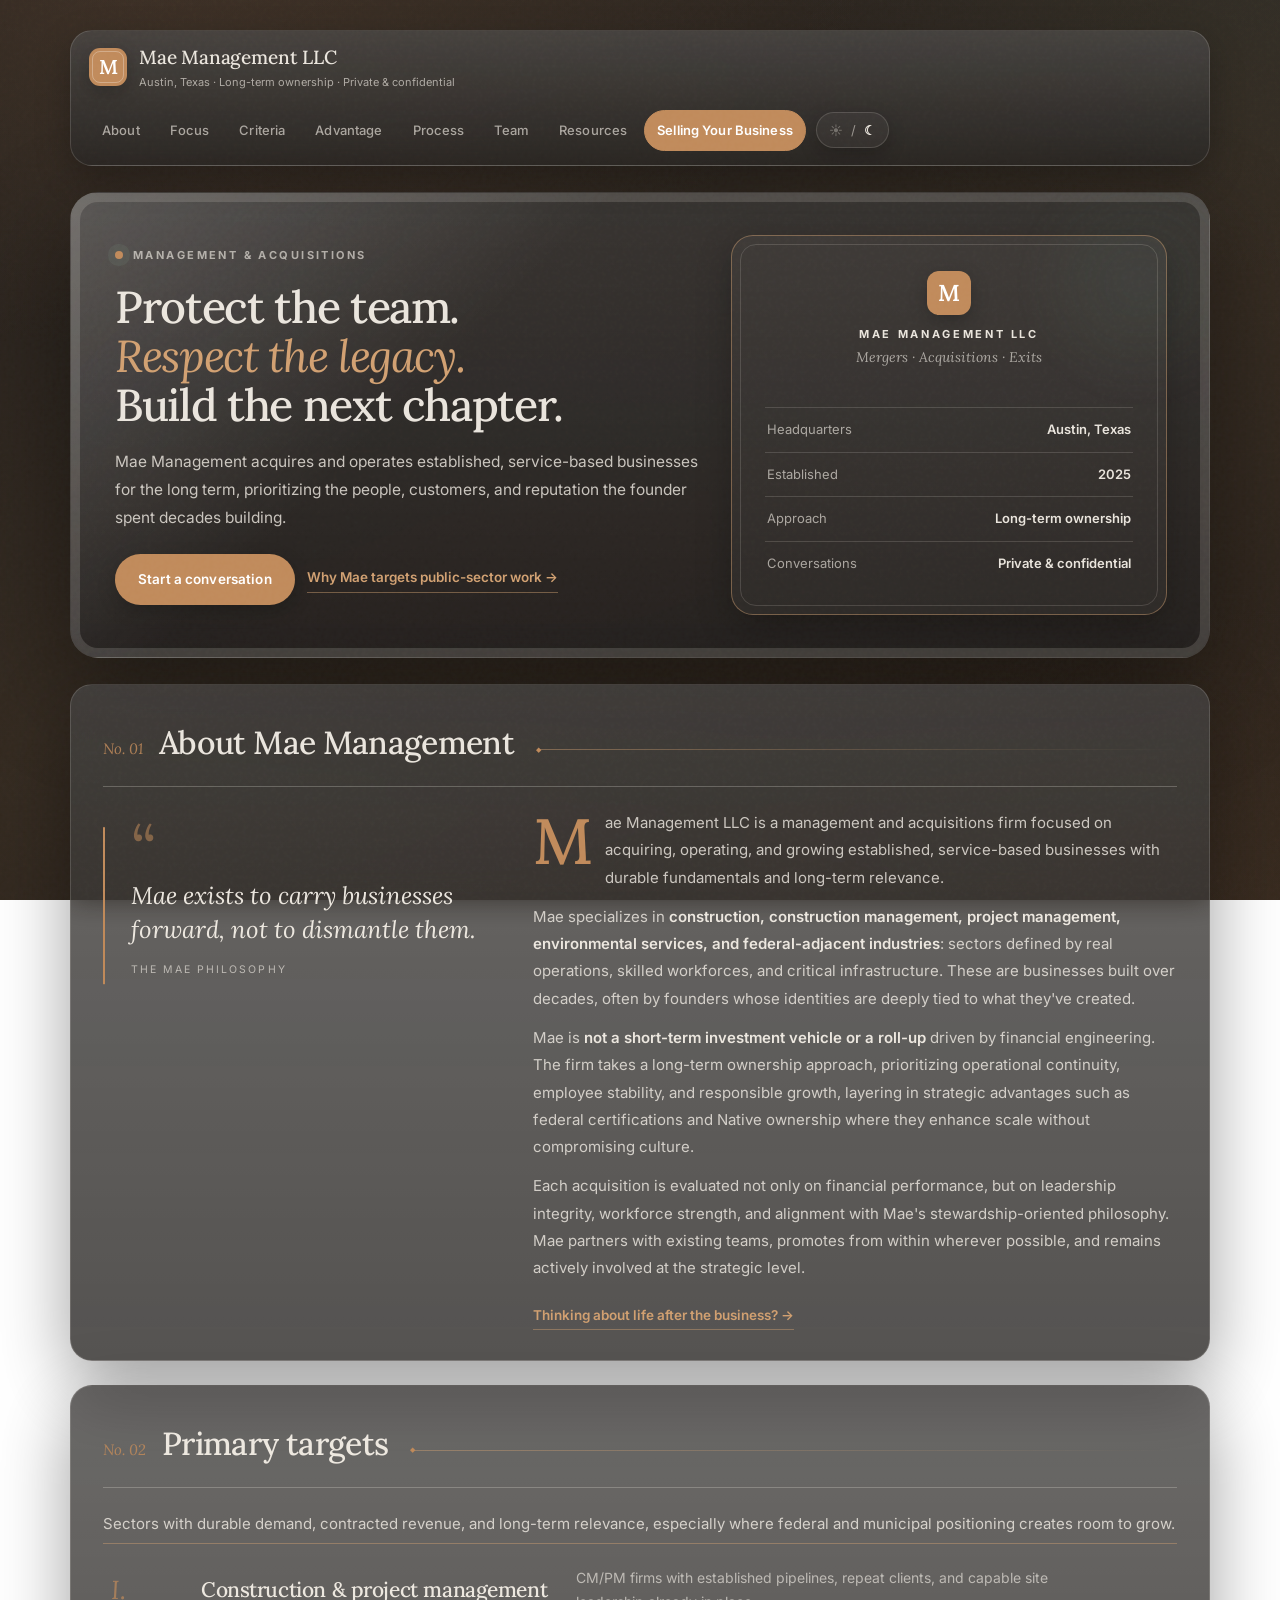
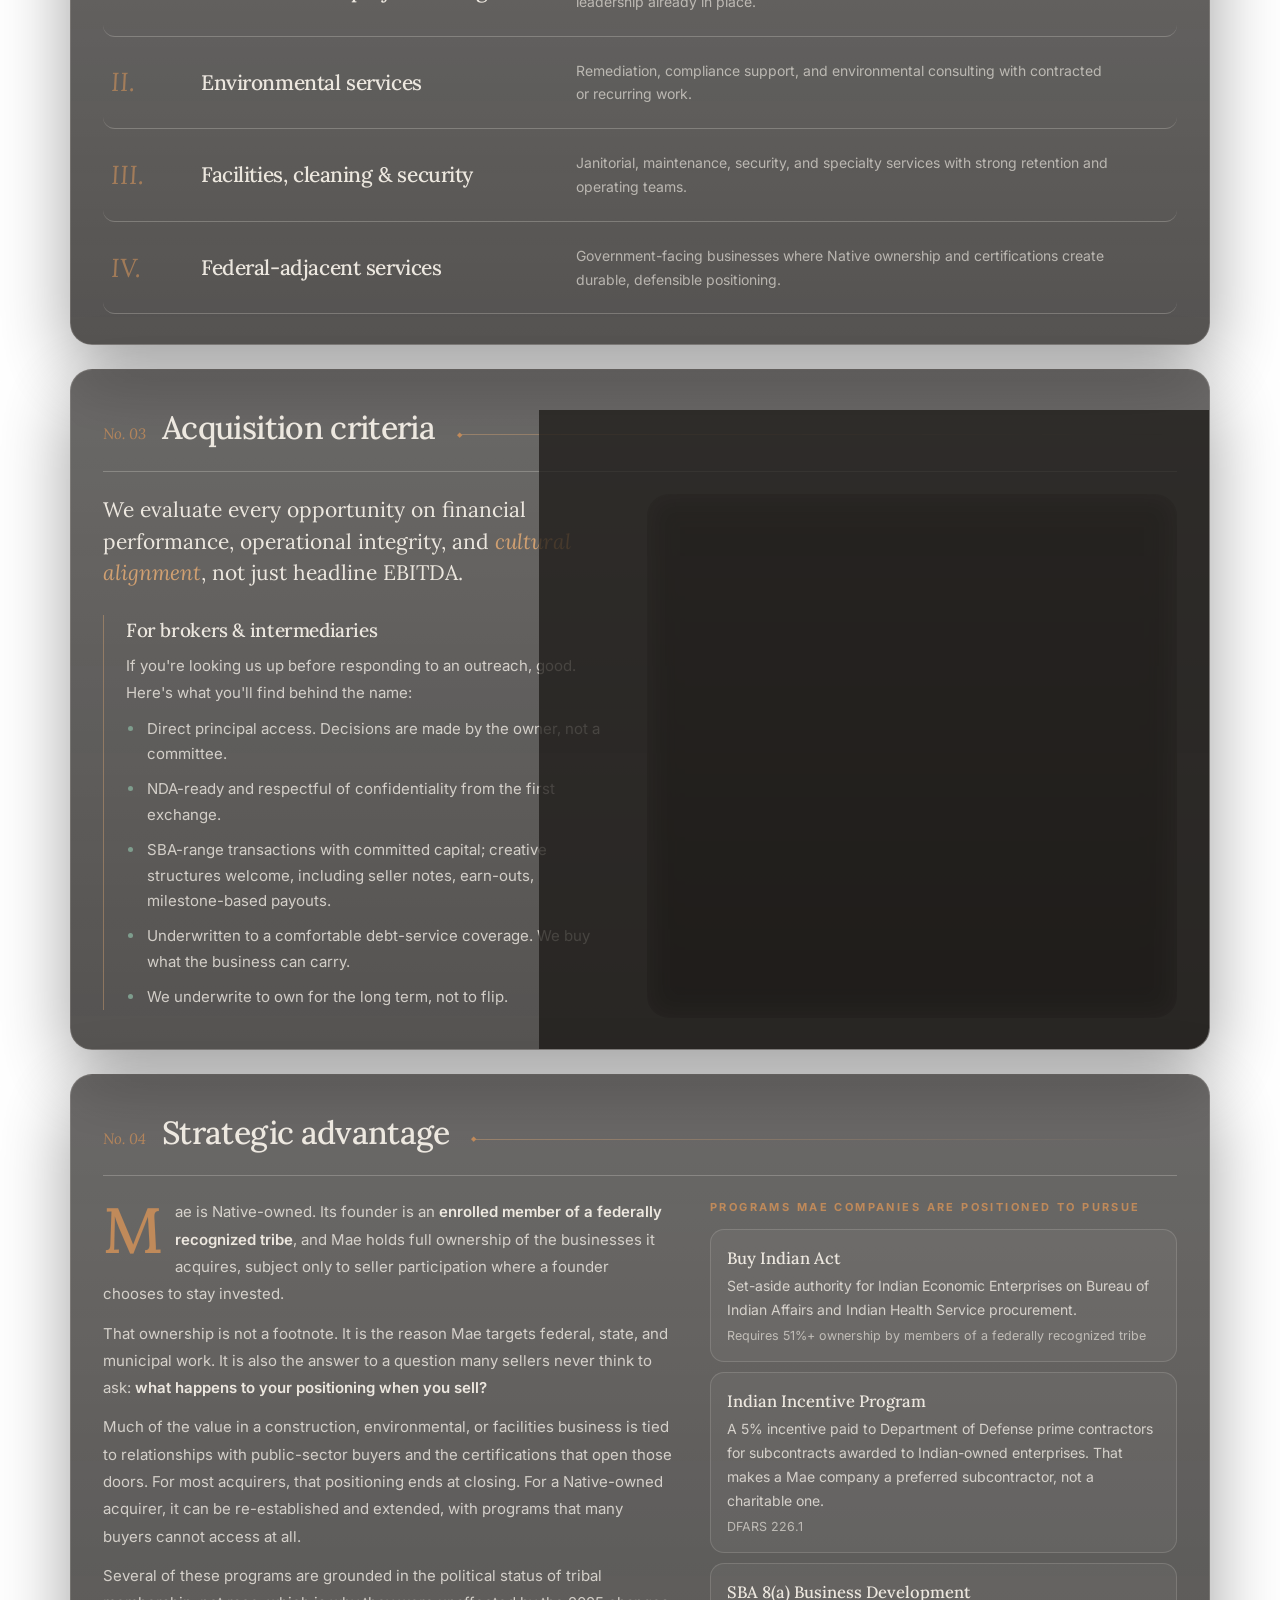
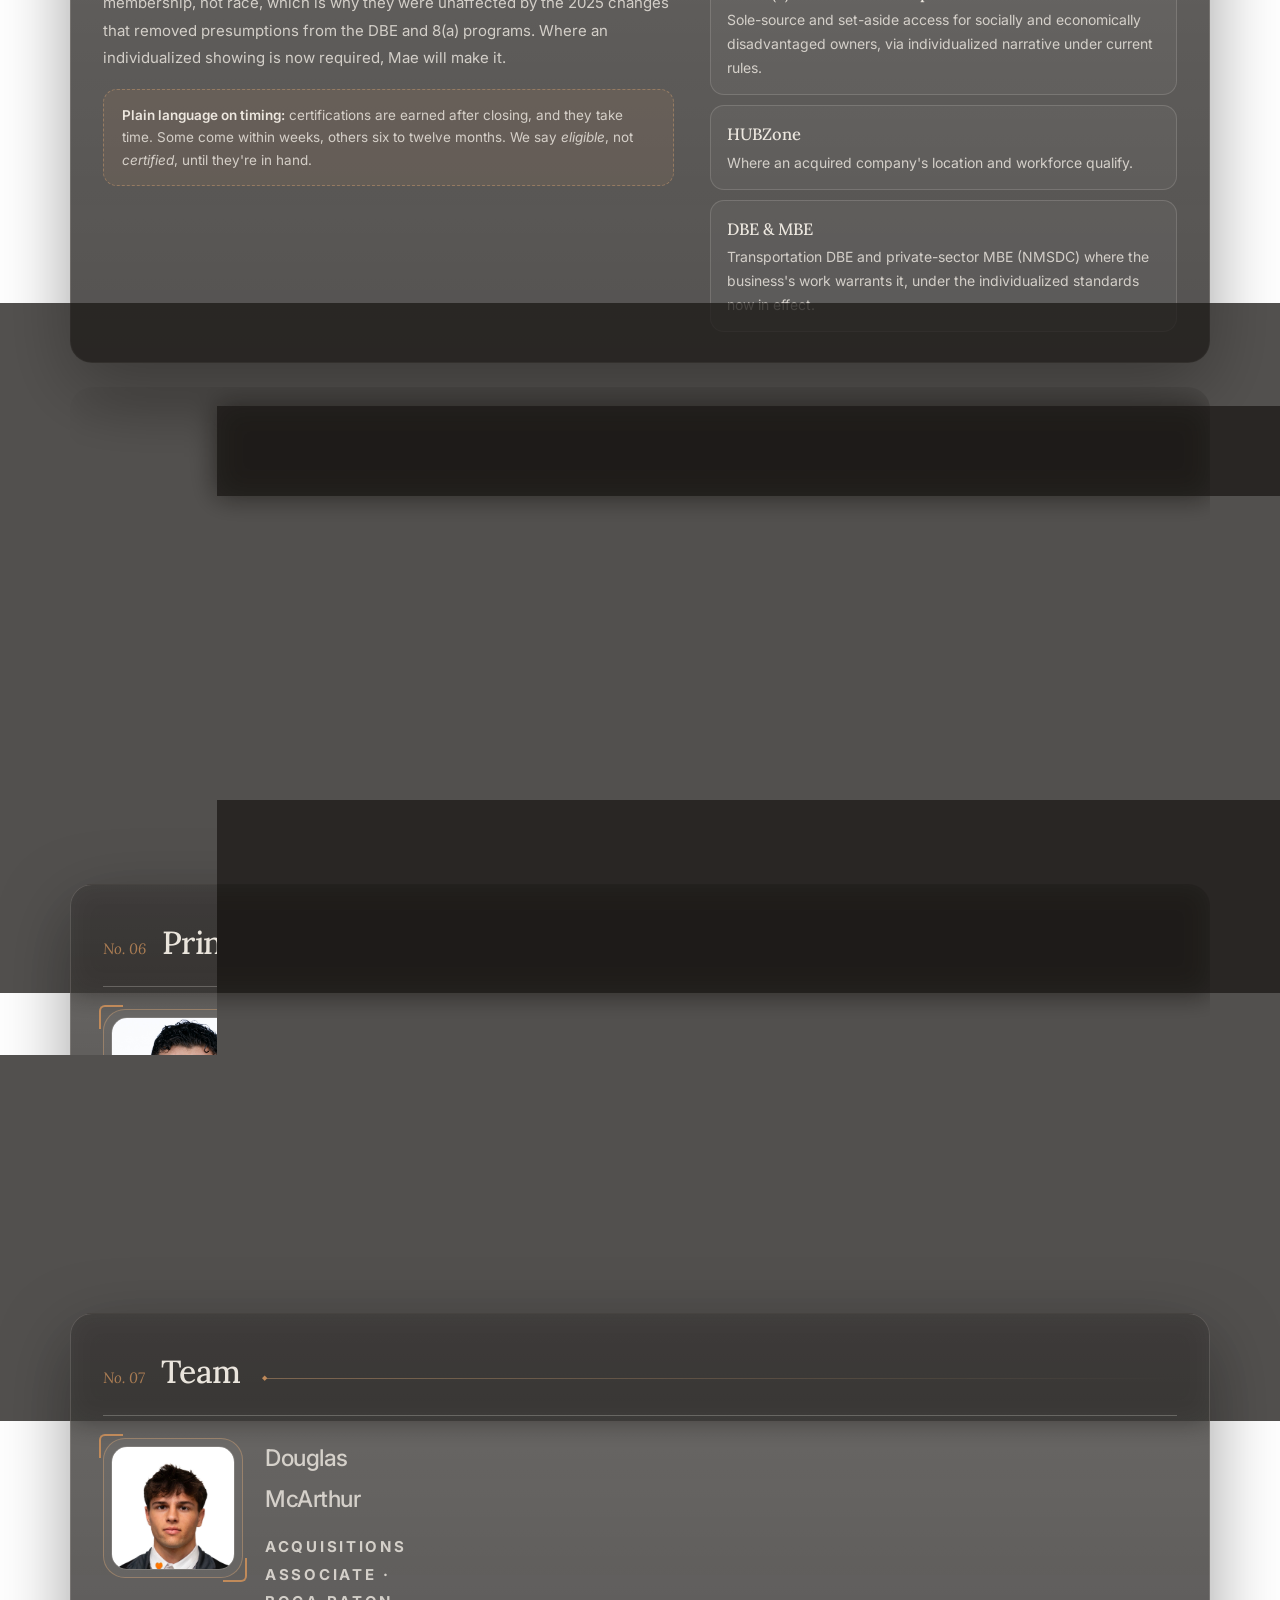
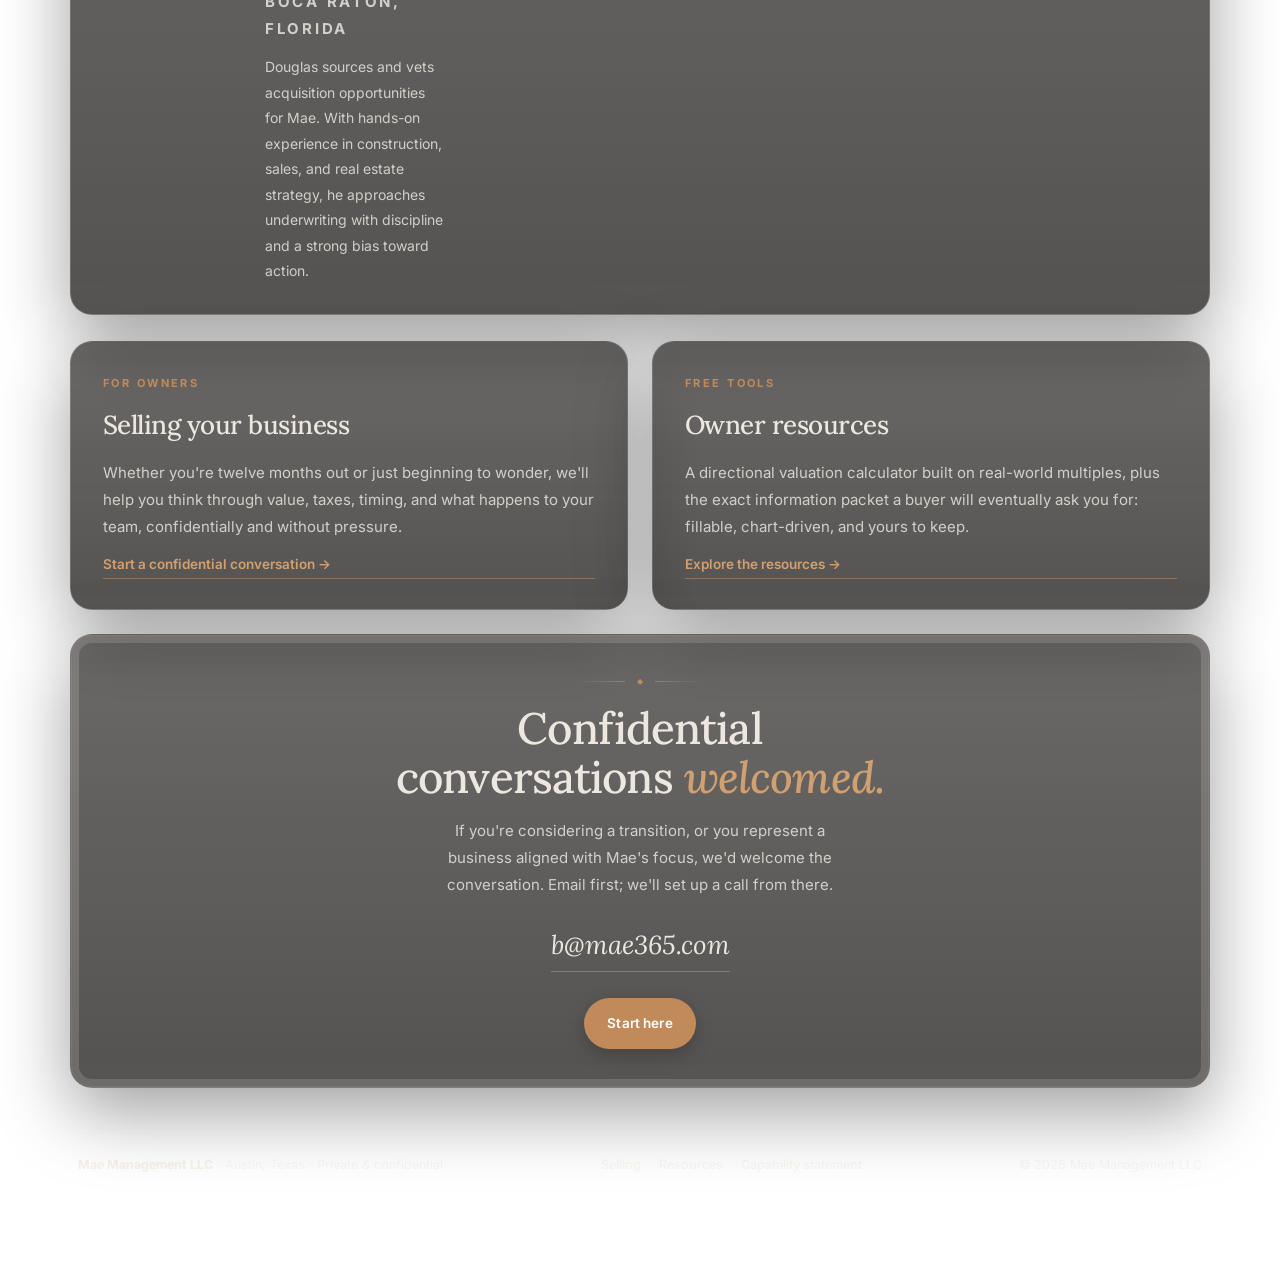
<file: index.html>
<!DOCTYPE html>
<html lang="en" data-theme="dark">
<head>
  <meta charset="UTF-8" />
  <meta name="viewport" content="width=device-width, initial-scale=1.0" />
  <title>Mae Management LLC | Acquisitions & Long-Term Ownership | Austin, Texas</title>
  <meta name="description" content="Mae Management LLC is an Austin-based management and acquisitions firm focused on long-term ownership of established, service-based businesses. Confidential conversations welcomed." />
  <link rel="canonical" href="https://mae365.com/" />
  <link rel="icon" href="favicon.svg" type="image/svg+xml" />
  <link rel="icon" href="favicon.ico" sizes="32x32" />
  <link rel="apple-touch-icon" href="apple-touch-icon.png" />

  <meta property="og:type" content="website" />
  <meta property="og:url" content="https://mae365.com/" />
  <meta property="og:site_name" content="Mae Management LLC" />
  <meta property="og:title" content="Mae Management LLC: Acquisitions & Long-Term Ownership" />
  <meta property="og:description" content="Protect the team. Respect the legacy. Build the next chapter. An Austin-based acquisitions firm focused on long-term ownership of service businesses." />
  <meta property="og:image" content="https://mae365.com/og-card.jpg" />
  <meta property="og:image:width" content="1200" />
  <meta property="og:image:height" content="630" />

  <script type="application/ld+json">
  {"@context":"https://schema.org","@type":"Organization","name":"Mae Management LLC","url":"https://mae365.com","logo":"https://mae365.com/apple-touch-icon.png","description":"Management and acquisitions firm focused on long-term ownership of established, service-based businesses.","foundingDate":"2025","address":{"@type":"PostalAddress","addressLocality":"Austin","addressRegion":"TX","addressCountry":"US"},"email":"b@mae365.com","founder":{"@type":"Person","name":"Brandon Krone","jobTitle":"Founder & Principal","url":"https://mae365.com/brandon-krone.html"}}
  </script>

  <link rel="stylesheet" href="assets/mae.css" />
  <style>
    /* ── page-specific: hero ── */
    .hero{position:relative;overflow:hidden;display:grid;grid-template-columns:minmax(0,1.15fr) minmax(300px,.85fr);gap:28px;align-items:stretch;padding:42px;border:1px solid var(--line);border-radius:var(--radius-xl);background:linear-gradient(135deg,rgba(255,255,255,.18),rgba(255,255,255,0) 34%),linear-gradient(180deg,rgba(255,255,255,.10),rgba(255,255,255,.02)),var(--surface-strong);box-shadow:var(--shadow-xl),inset 0 0 0 8px transparent,inset 0 0 0 9px var(--line);backdrop-filter:blur(16px);-webkit-backdrop-filter:blur(16px)}
    .hero::after{content:"";position:absolute;right:-60px;top:-40px;width:260px;height:260px;border-radius:50%;background:radial-gradient(circle,rgba(82,107,92,.16),transparent 66%);filter:blur(4px);pointer-events:none}
    .heroMain{display:flex;flex-direction:column;justify-content:center;min-height:380px;padding:10px 4px 10px 2px;position:relative;z-index:1}
    .heroMain h1{margin:0 0 18px;font-size:clamp(30px,3.5vw,48px);line-height:1.1}
    .heroMain h1 em{font-style:italic;color:var(--accent-2);font-weight:400}
    .heroAside{display:flex;align-items:stretch;position:relative;z-index:1}

    /* the plaque: a nameplate, not a widget */
    .plaque{width:100%;display:flex;flex-direction:column;justify-content:space-between;padding:8px;border:1px solid var(--line-clay);border-radius:22px;background:var(--surface-soft);box-shadow:var(--shadow-md);transition:transform var(--transition),box-shadow var(--transition)}
    .plaque:hover{transform:translateY(-3px);box-shadow:var(--shadow-lg)}
    .plaque-inner{border:1px solid var(--line);border-radius:16px;padding:26px 24px 20px;height:100%;display:flex;flex-direction:column;text-align:center}
    .plaque-M{width:44px;height:44px;margin:0 auto 10px;border-radius:12px;background:var(--accent);color:#fff;display:grid;place-items:center;font-family:var(--serif);font-size:23px;font-weight:600;box-shadow:var(--shadow-sm)}
    .plaque-name{font-family:var(--sans);font-size:11px;font-weight:700;letter-spacing:.24em;text-transform:uppercase;color:var(--ink)}
    .plaque-tag{font-family:var(--serif);font-style:italic;font-size:14px;color:var(--muted);margin:3px 0 18px}
    .plaque-stats{border-top:1px solid var(--line);margin-top:auto}
    .plaque-stat{padding:14px 0 12px;border-bottom:1px solid var(--line)}
    .plaque-stat:last-child{border-bottom:none}
    .plaque-fact{display:flex;justify-content:space-between;align-items:baseline;gap:12px;padding:11px 2px;border-bottom:1px solid var(--line);font-family:var(--sans);font-size:13px}
    .plaque-fact:last-child{border-bottom:none}
    .plaque-fact span{color:var(--muted)}
    .plaque-fact b{color:var(--ink);font-weight:600;text-align:right}

    .aboutGrid{display:grid;grid-template-columns:.9fr 1.5fr;gap:44px;align-items:start}
    .aboutGrid .pull{position:sticky;top:110px}
    .criteriaGrid{display:grid;grid-template-columns:1fr 1.05fr;gap:40px;align-items:start}
    .brokerNote{border-left:1px solid var(--line-clay);padding-left:22px;margin-top:26px}
    .brokerNote h3{font-size:19px;margin-bottom:6px}
    .brokerNote ul{margin-top:8px!important}

    /* strategic advantage */
    .advGrid{display:grid;grid-template-columns:1.1fr .9fr;gap:36px;align-items:start}
    .programs{list-style:none;margin:0!important;padding:0!important;display:grid;gap:10px}
    .programs li{margin:0!important;padding:14px 16px;border:1px solid var(--line);border-radius:14px;background:var(--surface-soft);font-family:var(--sans);font-size:14px;color:var(--ink-soft);transition:border-color var(--transition),transform var(--transition)}
    .programs li:hover{border-color:var(--line-clay);transform:translateX(3px)}
    .programs b{display:block;font-family:var(--serif);font-size:16.5px;font-weight:500;color:var(--ink);margin-bottom:2px}
    .programs small{display:block;color:var(--muted);font-size:12.5px;margin-top:3px}
    .honesty{margin-top:18px;padding:14px 18px;border-radius:14px;background:var(--clay-wash);border:1px dashed var(--line-clay);font-family:var(--sans);font-size:13.5px;color:var(--ink-soft)}

    .teamGrid{display:grid;grid-template-columns:repeat(auto-fill,minmax(300px,1fr));gap:22px}

    @media (max-width:980px){
      .hero{grid-template-columns:1fr;padding:30px 24px}
      .heroMain{min-height:0}
      .aboutGrid,.criteriaGrid,.advGrid{grid-template-columns:1fr;gap:26px}
      .aboutGrid .pull{position:static}
    }
  </style>
</head>
<body>
<div class="progress" id="progress"></div>
<div class="site-shell">

  <!-- ── Topbar ── -->
  <div class="topbar" id="navbar">
    <a class="brand" href="index.html">
      <span class="brand-mark">M</span>
      <span><span class="brand-word">Mae Management LLC</span><span class="brand-sub" style="display:block">Austin, Texas · Long-term ownership · Private &amp; confidential</span></span>
    </a>
    <div class="rightControls">
      <nav class="primary" aria-label="Primary">
        <a href="#about">About</a>
        <a href="#focus">Focus</a>
        <a href="#criteria">Criteria</a>
        <a href="#advantage">Advantage</a>
        <a href="#process">Process</a>
        <a href="#owner">Team</a>
        <a href="resources.html">Resources</a>
        <a href="transition.html" class="cta">Selling Your Business</a>
      </nav>
      <button class="themeToggle" id="themeToggle" type="button" aria-label="Toggle color theme"><span data-sun>☀</span><span style="opacity:.55">/</span><span data-moon>☾</span></button>
    </div>
  </div>

  <!-- ── Hero ── -->
  <section class="hero reveal" id="top">
    <div class="heroMain">
      <div class="kicker"><span class="dot"></span> Management &amp; acquisitions</div>
      <h1>Protect the team.<br /><em>Respect the legacy.</em><br />Build the next chapter.</h1>
      <p class="lead">Mae Management acquires and operates established, service-based businesses for the long term, prioritizing the people, customers, and reputation the founder spent decades building.</p>
      <div class="btnRow">
        <a class="btn primary" href="transition.html">Start a conversation</a>
        <a class="linkBtn" href="#advantage">Why Mae targets public-sector work →</a>
      </div>
    </div>
    <div class="heroAside">
      <div class="plaque">
        <div class="plaque-inner">
          <div class="plaque-M">M</div>
          <div class="plaque-name">Mae Management LLC</div>
          <div class="plaque-tag">Mergers · Acquisitions · Exits</div>
          <div class="plaque-stats">
            <div class="plaque-fact"><span>Headquarters</span><b>Austin, Texas</b></div>
            <div class="plaque-fact"><span>Established</span><b>2025</b></div>
            <div class="plaque-fact"><span>Approach</span><b>Long-term ownership</b></div>
            <div class="plaque-fact"><span>Conversations</span><b>Private &amp; confidential</b></div>
          </div>
        </div>
      </div>
    </div>
  </section>

  <div class="grid">

    <!-- ── 01 About ── -->
    <section class="card span2 still reveal" id="about">
      <div class="sectionHead"><span class="num">No. 01</span><h2>About Mae Management</h2><span class="rule"></span></div>
      <div class="aboutGrid">
        <blockquote class="pull">
          <span class="q">&ldquo;</span>
          <p>Mae exists to carry businesses forward, not to dismantle them.</p>
          <cite>The Mae philosophy</cite>
        </blockquote>
        <div class="dropcap">
          <p>Mae Management LLC is a management and acquisitions firm focused on acquiring, operating, and growing established, service-based businesses with durable fundamentals and long-term relevance.</p>
          <p>Mae specializes in <strong>construction, construction management, project management, environmental services, and federal-adjacent industries</strong>: sectors defined by real operations, skilled workforces, and critical infrastructure. These are businesses built over decades, often by founders whose identities are deeply tied to what they've created.</p>
          <p>Mae is <strong>not a short-term investment vehicle or a roll-up</strong> driven by financial engineering. The firm takes a long-term ownership approach, prioritizing operational continuity, employee stability, and responsible growth, layering in strategic advantages such as federal certifications and Native ownership where they enhance scale without compromising culture.</p>
          <p>Each acquisition is evaluated not only on financial performance, but on leadership integrity, workforce strength, and alignment with Mae's stewardship-oriented philosophy. Mae partners with existing teams, promotes from within wherever possible, and remains actively involved at the strategic level.</p>
          <div class="btnRow"><a class="linkBtn" href="transition.html">Thinking about life after the business? →</a></div>
        </div>
      </div>
    </section>

    <!-- ── 02 Focus ── -->
    <section class="card span2 still reveal" id="focus">
      <div class="sectionHead"><span class="num">No. 02</span><h2>Primary targets</h2><span class="rule"></span></div>
      <p>Sectors with durable demand, contracted revenue, and long-term relevance, especially where federal and municipal positioning creates room to grow.</p>
      <div class="ledger">
        <div class="ledger-row"><div class="ledger-num">I.</div><h3>Construction &amp; project management</h3><p>CM/PM firms with established pipelines, repeat clients, and capable site leadership already in place.</p><div class="ledger-arrow">→</div></div>
        <div class="ledger-row"><div class="ledger-num">II.</div><h3>Environmental services</h3><p>Remediation, compliance support, and environmental consulting with contracted or recurring work.</p><div class="ledger-arrow">→</div></div>
        <div class="ledger-row"><div class="ledger-num">III.</div><h3>Facilities, cleaning &amp; security</h3><p>Janitorial, maintenance, security, and specialty services with strong retention and operating teams.</p><div class="ledger-arrow">→</div></div>
        <div class="ledger-row"><div class="ledger-num">IV.</div><h3>Federal-adjacent services</h3><p>Government-facing businesses where Native ownership and certifications create durable, defensible positioning.</p><div class="ledger-arrow">→</div></div>
      </div>
    </section>

    <!-- ── 03 Criteria ── -->
    <section class="card span2 still reveal" id="criteria">
      <div class="sectionHead"><span class="num">No. 03</span><h2>Acquisition criteria</h2><span class="rule"></span></div>
      <div class="criteriaGrid">
        <div>
          <p style="font-family:var(--serif);font-size:21px;line-height:1.5;color:var(--ink)">We evaluate every opportunity on financial performance, operational integrity, and <em class="clay">cultural alignment</em>, not just headline EBITDA.</p>
          <div class="brokerNote">
            <h3>For brokers &amp; intermediaries</h3>
            <p>If you're looking us up before responding to an outreach, good. Here's what you'll find behind the name:</p>
            <ul>
              <li>Direct principal access. Decisions are made by the owner, not a committee.</li>
              <li>NDA-ready and respectful of confidentiality from the first exchange.</li>
              <li>SBA-range transactions with committed capital; creative structures welcome, including seller notes, earn-outs, milestone-based payouts.</li>
              <li>Underwritten to a comfortable debt-service coverage. We buy what the business can carry.</li>
              <li>We underwrite to own for the long term, not to flip.</li>
            </ul>
          </div>
        </div>
        <div class="card engraved still" style="padding:34px 32px">
          <div style="text-align:center;margin-bottom:18px"><div class="ornament"><span>◆</span></div><h3 style="font-size:22px;margin-top:10px">The acquisition mandate</h3><div class="eyebrow" style="margin-top:4px;color:var(--muted)">What we look for</div></div>
          <ul class="mandate">
            <li><span><strong>$250K+</strong> in annual cash flow or seller's discretionary earnings</span></li>
            <li><span>Established operations with a verifiable track record</span></li>
            <li><span>Recurring customers or contracted revenue base</span></li>
            <li><span>Capable management or key operators in place</span></li>
            <li><span>Healthy, explainable margins, market-rate or better</span></li>
            <li><span>Clear path to responsible, scalable growth</span></li>
            <li><span>Clean financials and straightforward operations</span></li>
          </ul>
        </div>
      </div>
    </section>

    <!-- ── 04 Strategic advantage ── -->
    <section class="card span2 still reveal" id="advantage">
      <div class="sectionHead"><span class="num">No. 04</span><h2>Strategic advantage</h2><span class="rule"></span></div>
      <div class="advGrid">
        <div class="dropcap">
          <p>Mae is Native-owned. Its founder is an <strong>enrolled member of a federally recognized tribe</strong>, and Mae holds full ownership of the businesses it acquires, subject only to seller participation where a founder chooses to stay invested.</p>
          <p>That ownership is not a footnote. It is the reason Mae targets federal, state, and municipal work. It is also the answer to a question many sellers never think to ask: <strong>what happens to your positioning when you sell?</strong></p>
          <p>Much of the value in a construction, environmental, or facilities business is tied to relationships with public-sector buyers and the certifications that open those doors. For most acquirers, that positioning ends at closing. For a Native-owned acquirer, it can be re-established and extended, with programs that many buyers cannot access at all.</p>
          <p>Several of these programs are grounded in the political status of tribal membership, not race, which is why they were unaffected by the 2025 changes that removed presumptions from the DBE and 8(a) programs. Where an individualized showing is now required, Mae will make it.</p>
          <div class="honesty"><strong>Plain language on timing:</strong> certifications are earned after closing, and they take time. Some come within weeks, others six to twelve months. We say <em>eligible</em>, not <em>certified</em>, until they're in hand.</div>
        </div>
        <div>
          <div class="eyebrow" style="margin-bottom:12px">Programs Mae companies are positioned to pursue</div>
          <ul class="programs">
            <li><b>Buy Indian Act</b>Set-aside authority for Indian Economic Enterprises on Bureau of Indian Affairs and Indian Health Service procurement.<small>Requires 51%+ ownership by members of a federally recognized tribe</small></li>
            <li><b>Indian Incentive Program</b>A 5% incentive paid to Department of Defense prime contractors for subcontracts awarded to Indian-owned enterprises. That makes a Mae company a preferred subcontractor, not a charitable one.<small>DFARS 226.1</small></li>
            <li><b>SBA 8(a) Business Development</b>Sole-source and set-aside access for socially and economically disadvantaged owners, via individualized narrative under current rules.</li>
            <li><b>HUBZone</b>Where an acquired company's location and workforce qualify.</li>
            <li><b>DBE &amp; MBE</b>Transportation DBE and private-sector MBE (NMSDC) where the business's work warrants it, under the individualized standards now in effect.</li>
          </ul>
        </div>
      </div>
    </section>

    <!-- ── 05 Process ── -->
    <section class="card span2 still reveal" id="process">
      <div class="sectionHead"><span class="num">No. 05</span><h2>How a conversation becomes a closing</h2><span class="rule"></span></div>
      <div class="process">
        <div class="step"><div class="step-dot">i</div><div><h3>Introduction</h3><span class="when">A single call</span><p>A confidential, pressure-free conversation. We listen first: your goals, your timeline, your people.</p></div></div>
        <div class="step"><div class="step-dot">ii</div><div><h3>Mutual NDA</h3><span class="when">Days, not weeks</span><p>Before sensitive information changes hands, confidentiality goes in writing, both directions.</p></div></div>
        <div class="step"><div class="step-dot">iii</div><div><h3>Review</h3><span class="when">Focused &amp; efficient</span><p>We review financials and operations with focused questions, and we don't waste your time.</p></div></div>
        <div class="step"><div class="step-dot">iv</div><div><h3>Letter of intent</h3><span class="when">If aligned</span><p>A clear, fair proposal in plain terms: price, structure, transition, and what happens to your team.</p></div></div>
        <div class="step"><div class="step-dot">v</div><div><h3>Close &amp; transition</h3><span class="when">Built for continuity</span><p>Diligence, closing, and a handoff designed around your employees, your customers, and you.</p></div></div>
      </div>
      <div style="margin-top:34px;padding-top:22px;border-top:1px solid var(--line);display:flex;justify-content:space-between;align-items:baseline;gap:24px;flex-wrap:wrap">
        <p style="font-family:var(--serif);font-style:italic;font-size:18px;max-width:54ch;color:var(--ink)">&ldquo;Selling a business is one of the biggest decisions of a founder's life. Our job is to make the path visible, honest, and respectful from the first call.&rdquo;</p>
        <a class="linkBtn" href="transition.html">Questions sellers ask us →</a>
      </div>
    </section>

    <!-- ── 06 Principal ── -->
    <section class="card span2 still reveal" id="owner">
      <div class="sectionHead"><span class="num">No. 06</span><h2>Principal</h2><span class="rule"></span></div>
      <div class="profileRow">
        <div class="portrait"><img src="1e3a8cb2bf922aa1b9f3f852b8ec0b2c32a469580d44b8798b9c80ca31c502ff.jpeg" alt="Brandon Krone, Founder and Principal of Mae Management LLC" /></div>
        <div>
          <p class="metaName">Brandon Krone</p>
          <p class="metaTitle">Founder &amp; Principal · Austin, Texas</p>
          <p>Construction upbringing, Division I wrestler, then institutional finance at Fidelity and Charles Schwab. Mae is the convergence of hands-on operating respect and institutional financial discipline, built by someone who has sat on both sides of the table.</p>
          <p class="sig">The name honors his late mother's middle name, and stands for Mergers, Acquisitions, and Exits.</p>
          <div class="btnRow"><a class="linkBtn" href="brandon-krone.html">Read the full story →</a></div>
        </div>
      </div>
    </section>

    <!-- ── 07 Team ── -->
    <section class="card span2 still reveal" id="team">
      <div class="sectionHead"><span class="num">No. 07</span><h2>Team</h2><span class="rule"></span></div>
      <div class="teamGrid">
        <div class="profileRow" style="grid-template-columns:140px 1fr;gap:22px">
          <div class="portrait" style="width:140px"><img src="IMG_0617.jpeg" alt="Douglas McArthur, Acquisitions Associate at Mae Management LLC" /></div>
          <div>
            <p class="metaName" style="font-size:23px">Douglas McArthur</p>
            <p class="metaTitle">Acquisitions Associate · Boca Raton, Florida</p>
            <p style="font-size:14px">Douglas sources and vets acquisition opportunities for Mae. With hands-on experience in construction, sales, and real estate strategy, he approaches underwriting with discipline and a strong bias toward action.</p>
          </div>
        </div>
      </div>
    </section>

  </div>

  <!-- ── 08 Pathways ── -->
  <div class="pathways">
    <a class="card pathway reveal" href="transition.html">
      <span class="eyebrow">For owners</span>
      <h3>Selling your business</h3>
      <p>Whether you're twelve months out or just beginning to wonder, we'll help you think through value, taxes, timing, and what happens to your team, confidentially and without pressure.</p>
      <span class="linkBtn">Start a confidential conversation →</span>
    </a>
    <a class="card pathway reveal" href="resources.html">
      <span class="eyebrow">Free tools</span>
      <h3>Owner resources</h3>
      <p>A directional valuation calculator built on real-world multiples, plus the exact information packet a buyer will eventually ask you for: fillable, chart-driven, and yours to keep.</p>
      <span class="linkBtn">Explore the resources →</span>
    </a>
  </div>

  <!-- ── Contact ── -->
  <section class="card engraved still invite reveal" id="contact" style="margin-top:24px">
    <div class="ornament"><span>◆</span></div>
    <h2>Confidential conversations <em class="clay">welcomed.</em></h2>
    <p>If you're considering a transition, or you represent a business aligned with Mae's focus, we'd welcome the conversation. Email first; we'll set up a call from there.</p>
    <a class="email" href="mailto:b@mae365.com">b@mae365.com</a>
    <div><a class="btn primary" href="transition.html">Start here</a></div>
  </section>

  <footer class="site">
    <div><strong style="color:var(--ink)">Mae Management LLC</strong> · Austin, Texas · Private &amp; confidential</div>
    <div class="fnav"><a href="transition.html">Selling</a><a href="resources.html">Resources</a><a href="capability.html">Capability statement</a></div>
    <div>© <span data-year></span> Mae Management LLC</div>
  </footer>

</div>
<script src="assets/mae.js"></script>
</body>
</html>
</file>
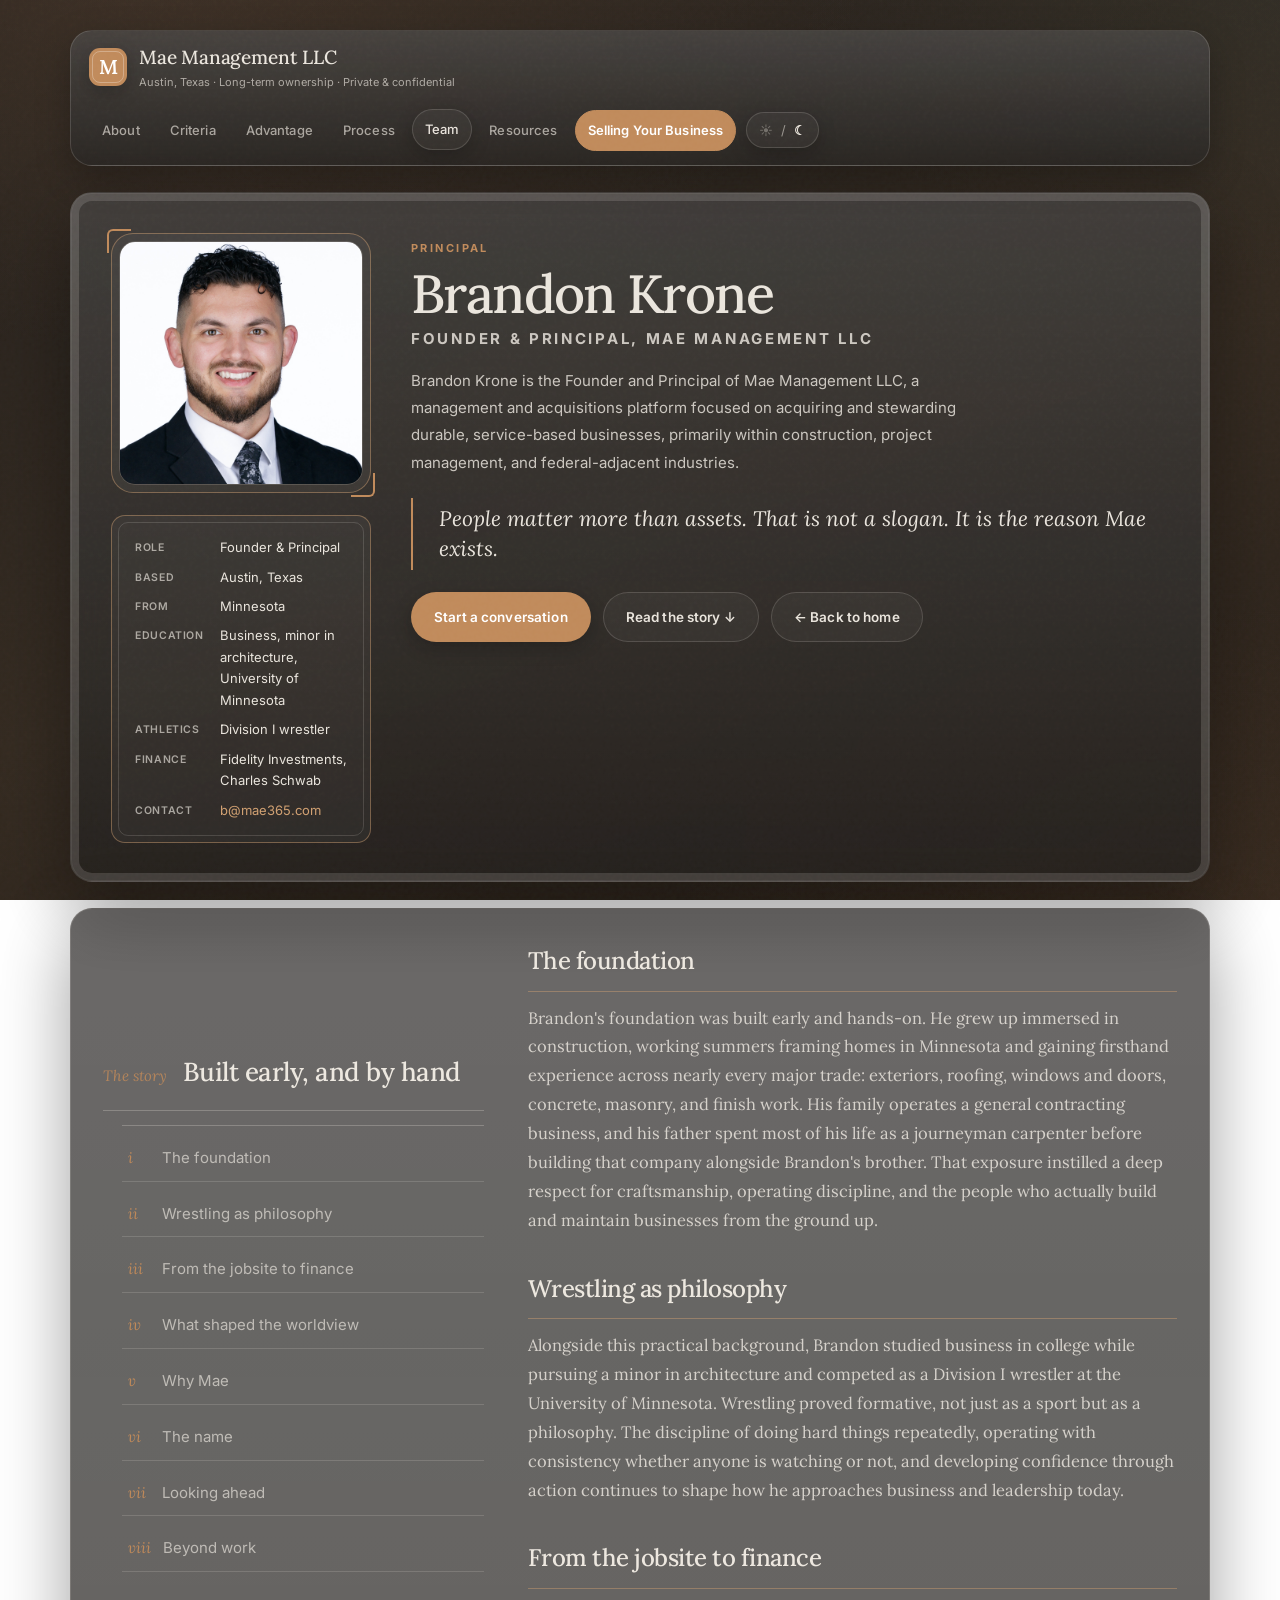
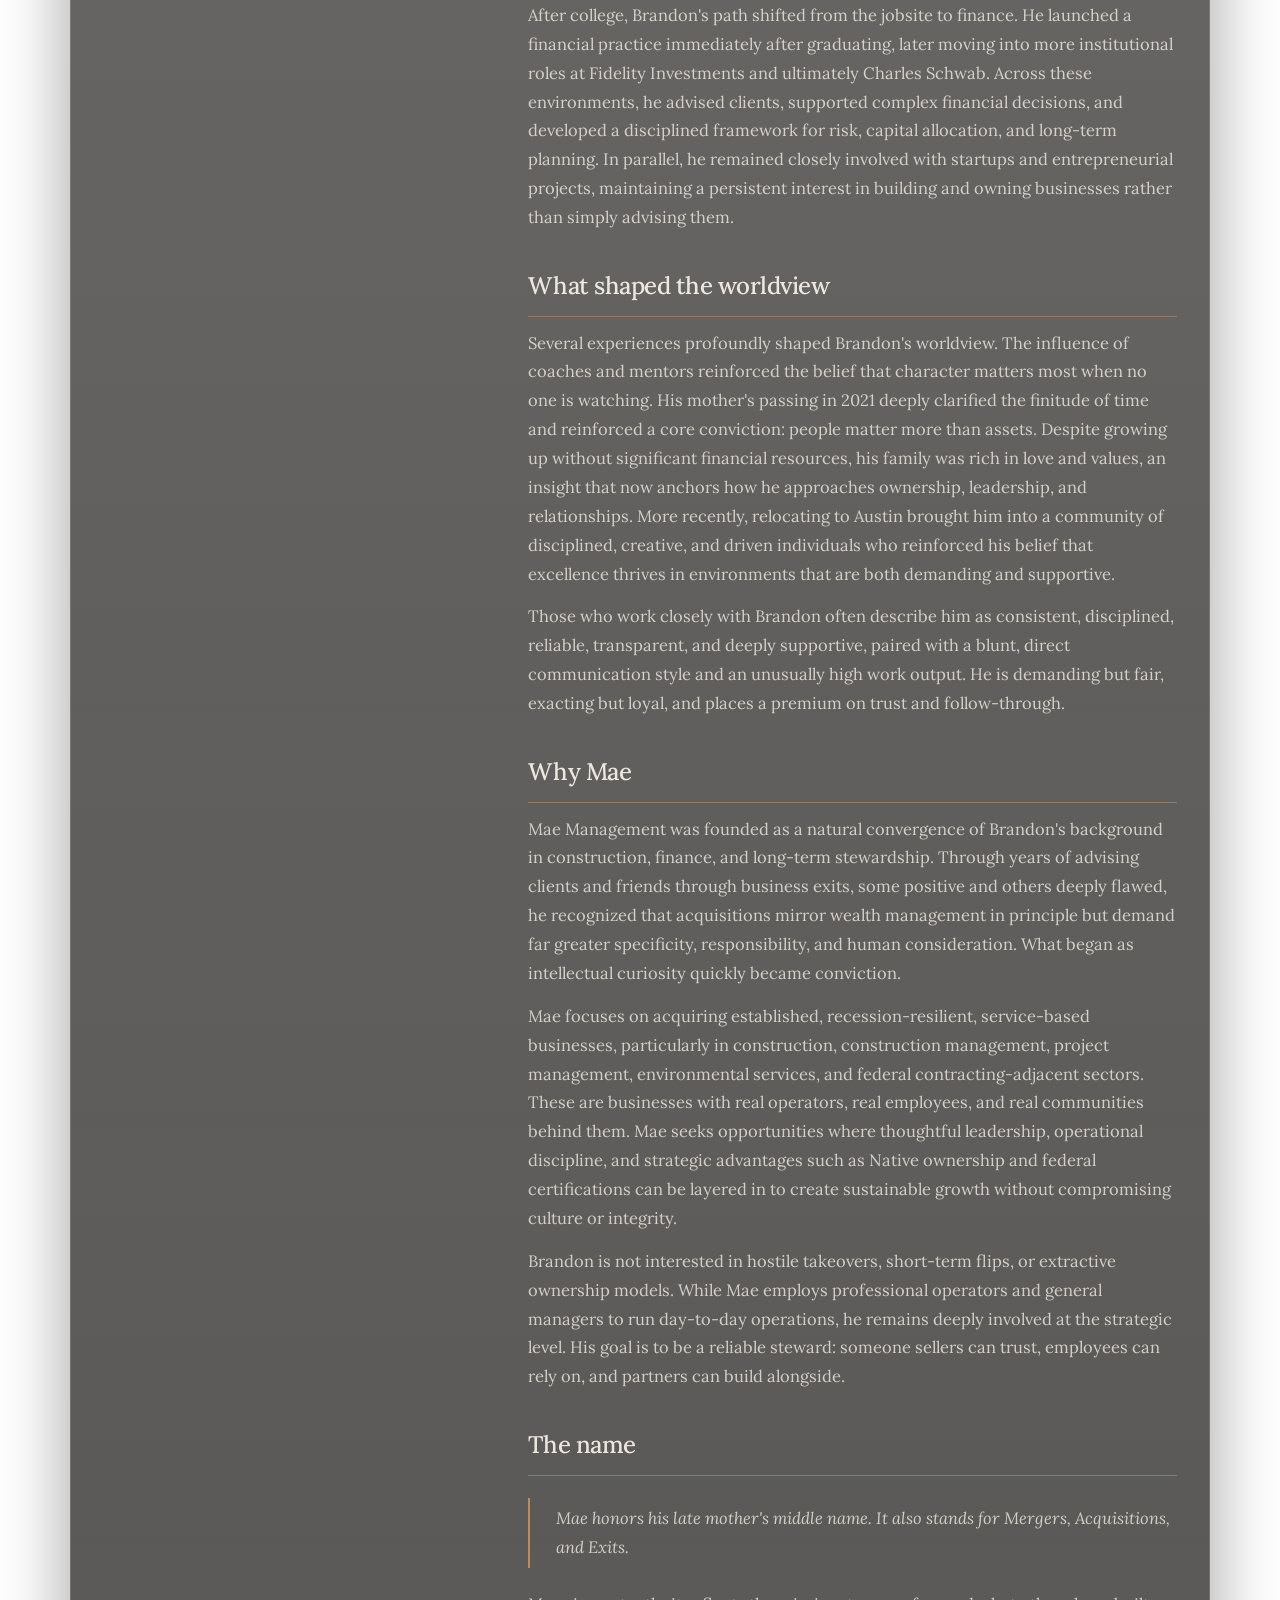
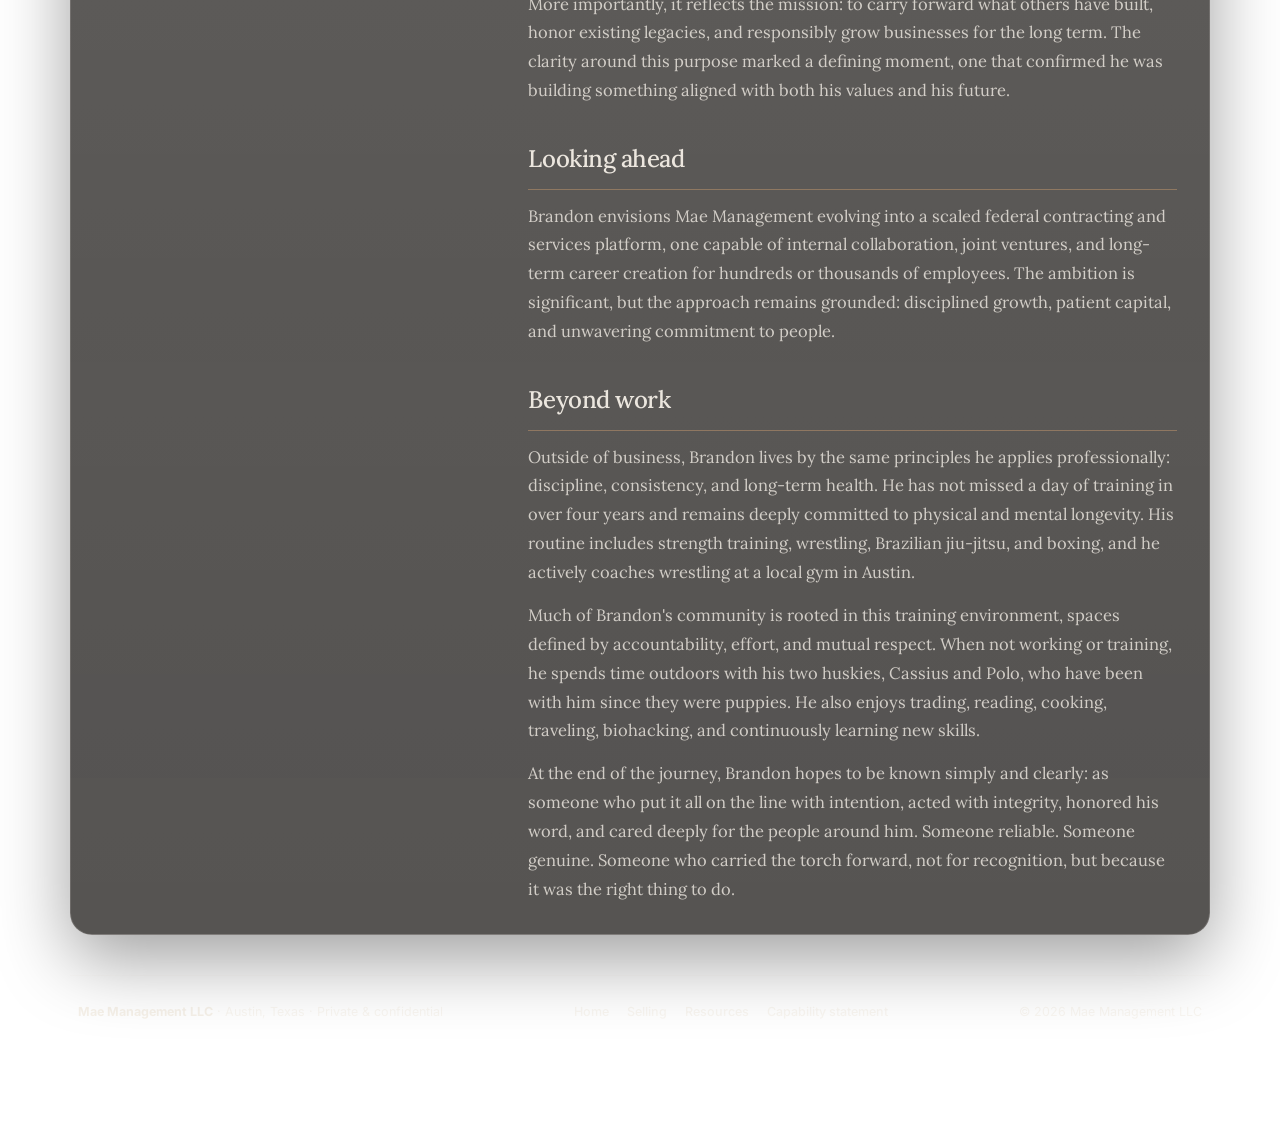
<file: brandon-krone.html>
<!DOCTYPE html>
<html lang="en" data-theme="dark">
<head>
  <meta charset="UTF-8" />
  <meta name="viewport" content="width=device-width, initial-scale=1.0" />
  <title>Brandon Krone | Founder & Principal, Mae Management LLC</title>
  <meta name="description" content="Brandon Krone is the Founder and Principal of Mae Management LLC. Construction upbringing, Division I wrestler, institutional finance at Fidelity and Charles Schwab, and a long-term steward of service businesses." />
  <link rel="canonical" href="https://mae365.com/brandon-krone.html" />
  <link rel="icon" href="favicon.svg" type="image/svg+xml" />
  <link rel="apple-touch-icon" href="apple-touch-icon.png" />
  <meta property="og:type" content="profile" />
  <meta property="og:url" content="https://mae365.com/brandon-krone.html" />
  <meta property="og:site_name" content="Mae Management LLC" />
  <meta property="og:title" content="Brandon Krone | Founder & Principal, Mae Management LLC" />
  <meta property="og:description" content="The full story behind Mae: construction, wrestling, finance, and why people matter more than assets." />
  <meta property="og:image" content="https://mae365.com/og-card.jpg" />
  <script type="application/ld+json">
  {"@context":"https://schema.org","@type":"Person","name":"Brandon Krone","jobTitle":"Founder & Principal","worksFor":{"@type":"Organization","name":"Mae Management LLC","url":"https://mae365.com"},"url":"https://mae365.com/brandon-krone.html","alumniOf":"University of Minnesota","address":{"@type":"PostalAddress","addressLocality":"Austin","addressRegion":"TX"}}
  </script>
  <link rel="stylesheet" href="assets/mae.css" />
  <style>
    .bioHero{display:grid;grid-template-columns:260px 1fr;gap:40px;align-items:start;padding:42px}
    .bioHero h1{font-size:clamp(34px,4.2vw,54px);margin:6px 0 4px}
    .bioHero .lead{margin-top:14px}
    .facts{margin-top:22px;border:1px solid var(--line-clay);border-radius:14px;padding:6px;background:var(--surface-soft)}
    .facts .in{border:1px solid var(--line);border-radius:10px;padding:14px 16px}
    .facts dl{display:grid;grid-template-columns:auto 1fr;gap:8px 16px;margin:0;font-family:var(--sans);font-size:13px}
    .facts dt{color:var(--muted);font-weight:600;font-size:10.5px;letter-spacing:.06em;text-transform:uppercase;padding-top:2px}
    .facts dd{margin:0;color:var(--ink)}
    .story{display:grid;grid-template-columns:1fr 1.7fr;gap:44px;align-items:start}
    .story .side{position:sticky;top:110px}
    .chapters{margin-top:14px;font-family:var(--sans);font-size:13.5px;list-style:none;padding:0;border-top:1px solid var(--line-strong)}
    .chapters li{border-bottom:1px solid var(--line)}
    .chapters a{display:flex;gap:12px;padding:10px 4px;color:var(--muted)}
    .chapters a:hover{color:var(--ink)}
    .chapters i{font-family:var(--serif);color:var(--accent);min-width:22px}
    .chapter{margin-top:34px}
    .chapter:first-child{margin-top:0}
    .chapter h3{font-size:24px;margin-bottom:12px;padding-bottom:10px;border-bottom:1px solid var(--line-clay)}
    .chapter p{font-family:var(--serif)!important;font-size:16.5px!important;line-height:1.75!important;color:var(--ink-soft)!important}
    .chapter p+p{margin-top:14px!important}
    .chapter .pull{margin:22px 0}
    @media (max-width:980px){.bioHero,.story{grid-template-columns:1fr;gap:26px}.story .side{position:static}.bioHero{padding:28px 22px}.portrait{max-width:220px}}
  </style>
</head>
<body>
<div class="progress" id="progress"></div>
<div class="site-shell">

  <div class="topbar" id="navbar">
    <a class="brand" href="index.html"><span class="brand-mark">M</span><span><span class="brand-word">Mae Management LLC</span><span class="brand-sub" style="display:block">Austin, Texas · Long-term ownership · Private &amp; confidential</span></span></a>
    <div class="rightControls">
      <nav class="primary" aria-label="Primary">
        <a href="index.html#about">About</a>
        <a href="index.html#criteria">Criteria</a>
        <a href="index.html#advantage">Advantage</a>
        <a href="index.html#process">Process</a>
        <a href="index.html#owner" aria-current="page">Team</a>
        <a href="resources.html">Resources</a>
        <a href="transition.html" class="cta">Selling Your Business</a>
      </nav>
      <button class="themeToggle" id="themeToggle" type="button" aria-label="Toggle color theme"><span data-sun>☀</span><span style="opacity:.55">/</span><span data-moon>☾</span></button>
    </div>
  </div>

  <section class="card engraved still bioHero reveal">
    <div>
      <div class="portrait" style="width:100%"><img src="1e3a8cb2bf922aa1b9f3f852b8ec0b2c32a469580d44b8798b9c80ca31c502ff.jpeg" alt="Brandon Krone" /></div>
      <div class="facts"><div class="in"><dl>
        <dt>Role</dt><dd>Founder &amp; Principal</dd>
        <dt>Based</dt><dd>Austin, Texas</dd>
        <dt>From</dt><dd>Minnesota</dd>
        <dt>Education</dt><dd>Business, minor in architecture, University of Minnesota</dd>
        <dt>Athletics</dt><dd>Division I wrestler</dd>
        <dt>Finance</dt><dd>Fidelity Investments, Charles Schwab</dd>
        <dt>Contact</dt><dd><a href="mailto:b@mae365.com">b@mae365.com</a></dd>
      </dl></div></div>
    </div>
    <div>
      <span class="eyebrow">Principal</span>
      <h1>Brandon Krone</h1>
      <p class="metaTitle" style="margin-bottom:0">Founder &amp; Principal, Mae Management LLC</p>
      <p class="lead">Brandon Krone is the Founder and Principal of Mae Management LLC, a management and acquisitions platform focused on acquiring and stewarding durable, service-based businesses, primarily within construction, project management, and federal-adjacent industries.</p>
      <blockquote class="pull" style="margin-top:22px"><p style="font-size:21px!important">People matter more than assets. That is not a slogan. It is the reason Mae exists.</p></blockquote>
      <div class="btnRow"><a class="btn primary" href="transition.html">Start a conversation</a><a class="btn ghost" href="#story">Read the story ↓</a><a class="btn ghost" href="index.html">← Back to home</a></div>
    </div>
  </section>

  <div class="grid">
    <section class="card still span2 reveal" id="story">
      <div class="story">
        <div class="side">
          <div class="sectionHead" style="margin-bottom:0"><span class="num">The story</span><h2 style="font-size:26px">Built early, and by hand</h2></div>
          <ul class="chapters">
            <li><a href="#foundation"><i>i</i>The foundation</a></li>
            <li><a href="#wrestling"><i>ii</i>Wrestling as philosophy</a></li>
            <li><a href="#finance"><i>iii</i>From the jobsite to finance</a></li>
            <li><a href="#worldview"><i>iv</i>What shaped the worldview</a></li>
            <li><a href="#mae"><i>v</i>Why Mae</a></li>
            <li><a href="#name"><i>vi</i>The name</a></li>
            <li><a href="#ahead"><i>vii</i>Looking ahead</a></li>
            <li><a href="#beyond"><i>viii</i>Beyond work</a></li>
          </ul>
        </div>
        <div>
          <div class="chapter" id="foundation">
            <h3>The foundation</h3>
            <p>Brandon's foundation was built early and hands-on. He grew up immersed in construction, working summers framing homes in Minnesota and gaining firsthand experience across nearly every major trade: exteriors, roofing, windows and doors, concrete, masonry, and finish work. His family operates a general contracting business, and his father spent most of his life as a journeyman carpenter before building that company alongside Brandon's brother. That exposure instilled a deep respect for craftsmanship, operating discipline, and the people who actually build and maintain businesses from the ground up.</p>
          </div>
          <div class="chapter" id="wrestling">
            <h3>Wrestling as philosophy</h3>
            <p>Alongside this practical background, Brandon studied business in college while pursuing a minor in architecture and competed as a Division I wrestler at the University of Minnesota. Wrestling proved formative, not just as a sport but as a philosophy. The discipline of doing hard things repeatedly, operating with consistency whether anyone is watching or not, and developing confidence through action continues to shape how he approaches business and leadership today.</p>
          </div>
          <div class="chapter" id="finance">
            <h3>From the jobsite to finance</h3>
            <p>After college, Brandon's path shifted from the jobsite to finance. He launched a financial practice immediately after graduating, later moving into more institutional roles at Fidelity Investments and ultimately Charles Schwab. Across these environments, he advised clients, supported complex financial decisions, and developed a disciplined framework for risk, capital allocation, and long-term planning. In parallel, he remained closely involved with startups and entrepreneurial projects, maintaining a persistent interest in building and owning businesses rather than simply advising them.</p>
          </div>
          <div class="chapter" id="worldview">
            <h3>What shaped the worldview</h3>
            <p>Several experiences profoundly shaped Brandon's worldview. The influence of coaches and mentors reinforced the belief that character matters most when no one is watching. His mother's passing in 2021 deeply clarified the finitude of time and reinforced a core conviction: people matter more than assets. Despite growing up without significant financial resources, his family was rich in love and values, an insight that now anchors how he approaches ownership, leadership, and relationships. More recently, relocating to Austin brought him into a community of disciplined, creative, and driven individuals who reinforced his belief that excellence thrives in environments that are both demanding and supportive.</p>
            <p>Those who work closely with Brandon often describe him as consistent, disciplined, reliable, transparent, and deeply supportive, paired with a blunt, direct communication style and an unusually high work output. He is demanding but fair, exacting but loyal, and places a premium on trust and follow-through.</p>
          </div>
          <div class="chapter" id="mae">
            <h3>Why Mae</h3>
            <p>Mae Management was founded as a natural convergence of Brandon's background in construction, finance, and long-term stewardship. Through years of advising clients and friends through business exits, some positive and others deeply flawed, he recognized that acquisitions mirror wealth management in principle but demand far greater specificity, responsibility, and human consideration. What began as intellectual curiosity quickly became conviction.</p>
            <p>Mae focuses on acquiring established, recession-resilient, service-based businesses, particularly in construction, construction management, project management, environmental services, and federal contracting-adjacent sectors. These are businesses with real operators, real employees, and real communities behind them. Mae seeks opportunities where thoughtful leadership, operational discipline, and strategic advantages such as Native ownership and federal certifications can be layered in to create sustainable growth without compromising culture or integrity.</p>
            <p>Brandon is not interested in hostile takeovers, short-term flips, or extractive ownership models. While Mae employs professional operators and general managers to run day-to-day operations, he remains deeply involved at the strategic level. His goal is to be a reliable steward: someone sellers can trust, employees can rely on, and partners can build alongside.</p>
          </div>
          <div class="chapter" id="name">
            <h3>The name</h3>
            <blockquote class="pull"><p>Mae honors his late mother's middle name. It also stands for Mergers, Acquisitions, and Exits.</p></blockquote>
            <p>More importantly, it reflects the mission: to carry forward what others have built, honor existing legacies, and responsibly grow businesses for the long term. The clarity around this purpose marked a defining moment, one that confirmed he was building something aligned with both his values and his future.</p>
          </div>
          <div class="chapter" id="ahead">
            <h3>Looking ahead</h3>
            <p>Brandon envisions Mae Management evolving into a scaled federal contracting and services platform, one capable of internal collaboration, joint ventures, and long-term career creation for hundreds or thousands of employees. The ambition is significant, but the approach remains grounded: disciplined growth, patient capital, and unwavering commitment to people.</p>
          </div>
          <div class="chapter" id="beyond">
            <h3>Beyond work</h3>
            <p>Outside of business, Brandon lives by the same principles he applies professionally: discipline, consistency, and long-term health. He has not missed a day of training in over four years and remains deeply committed to physical and mental longevity. His routine includes strength training, wrestling, Brazilian jiu-jitsu, and boxing, and he actively coaches wrestling at a local gym in Austin.</p>
            <p>Much of Brandon's community is rooted in this training environment, spaces defined by accountability, effort, and mutual respect. When not working or training, he spends time outdoors with his two huskies, Cassius and Polo, who have been with him since they were puppies. He also enjoys trading, reading, cooking, traveling, biohacking, and continuously learning new skills.</p>
            <p>At the end of the journey, Brandon hopes to be known simply and clearly: as someone who put it all on the line with intention, acted with integrity, honored his word, and cared deeply for the people around him. Someone reliable. Someone genuine. Someone who carried the torch forward, not for recognition, but because it was the right thing to do.</p>
          </div>
        </div>
      </div>
    </section>
  </div>

  <footer class="site">
    <div><strong style="color:var(--ink)">Mae Management LLC</strong> · Austin, Texas · Private &amp; confidential</div>
    <div class="fnav"><a href="index.html">Home</a><a href="transition.html">Selling</a><a href="resources.html">Resources</a><a href="capability.html">Capability statement</a></div>
    <div>© <span data-year></span> Mae Management LLC</div>
  </footer>
</div>
<script src="assets/mae.js"></script>
</body>
</html>
</file>
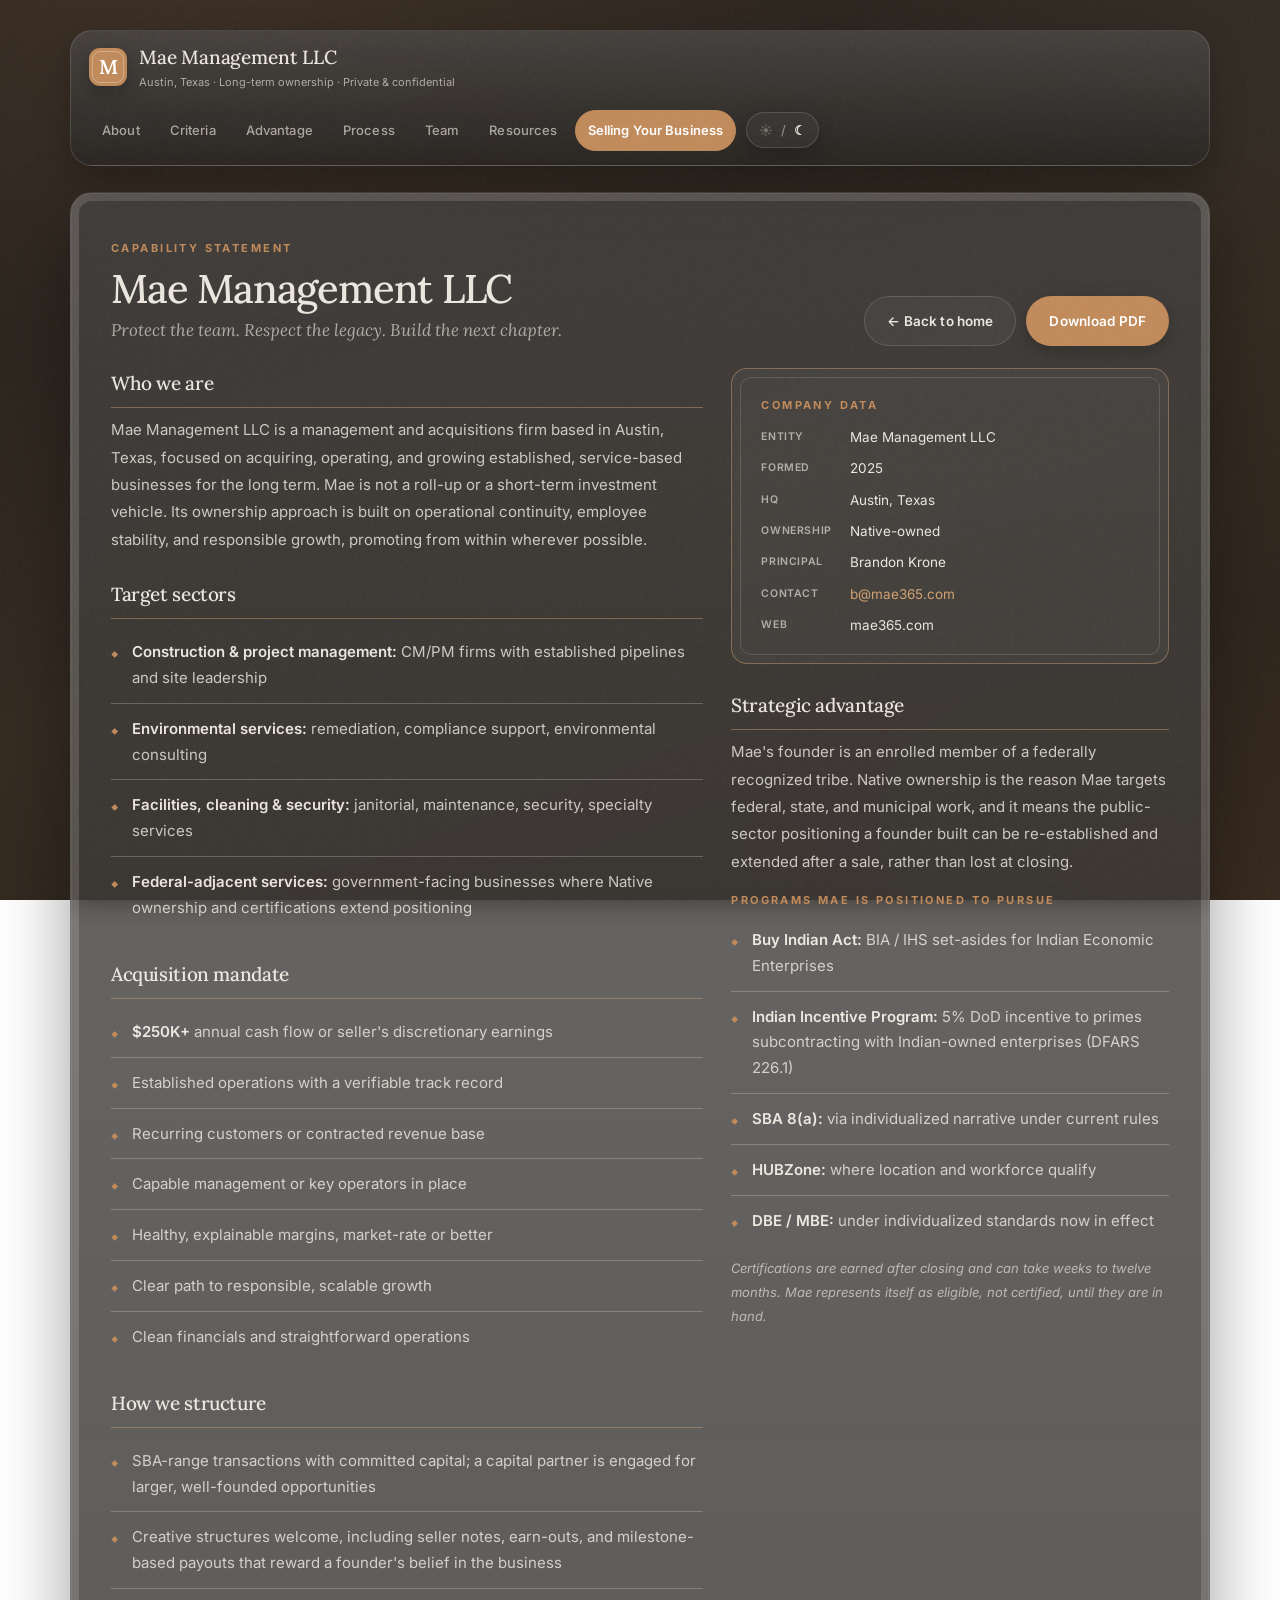
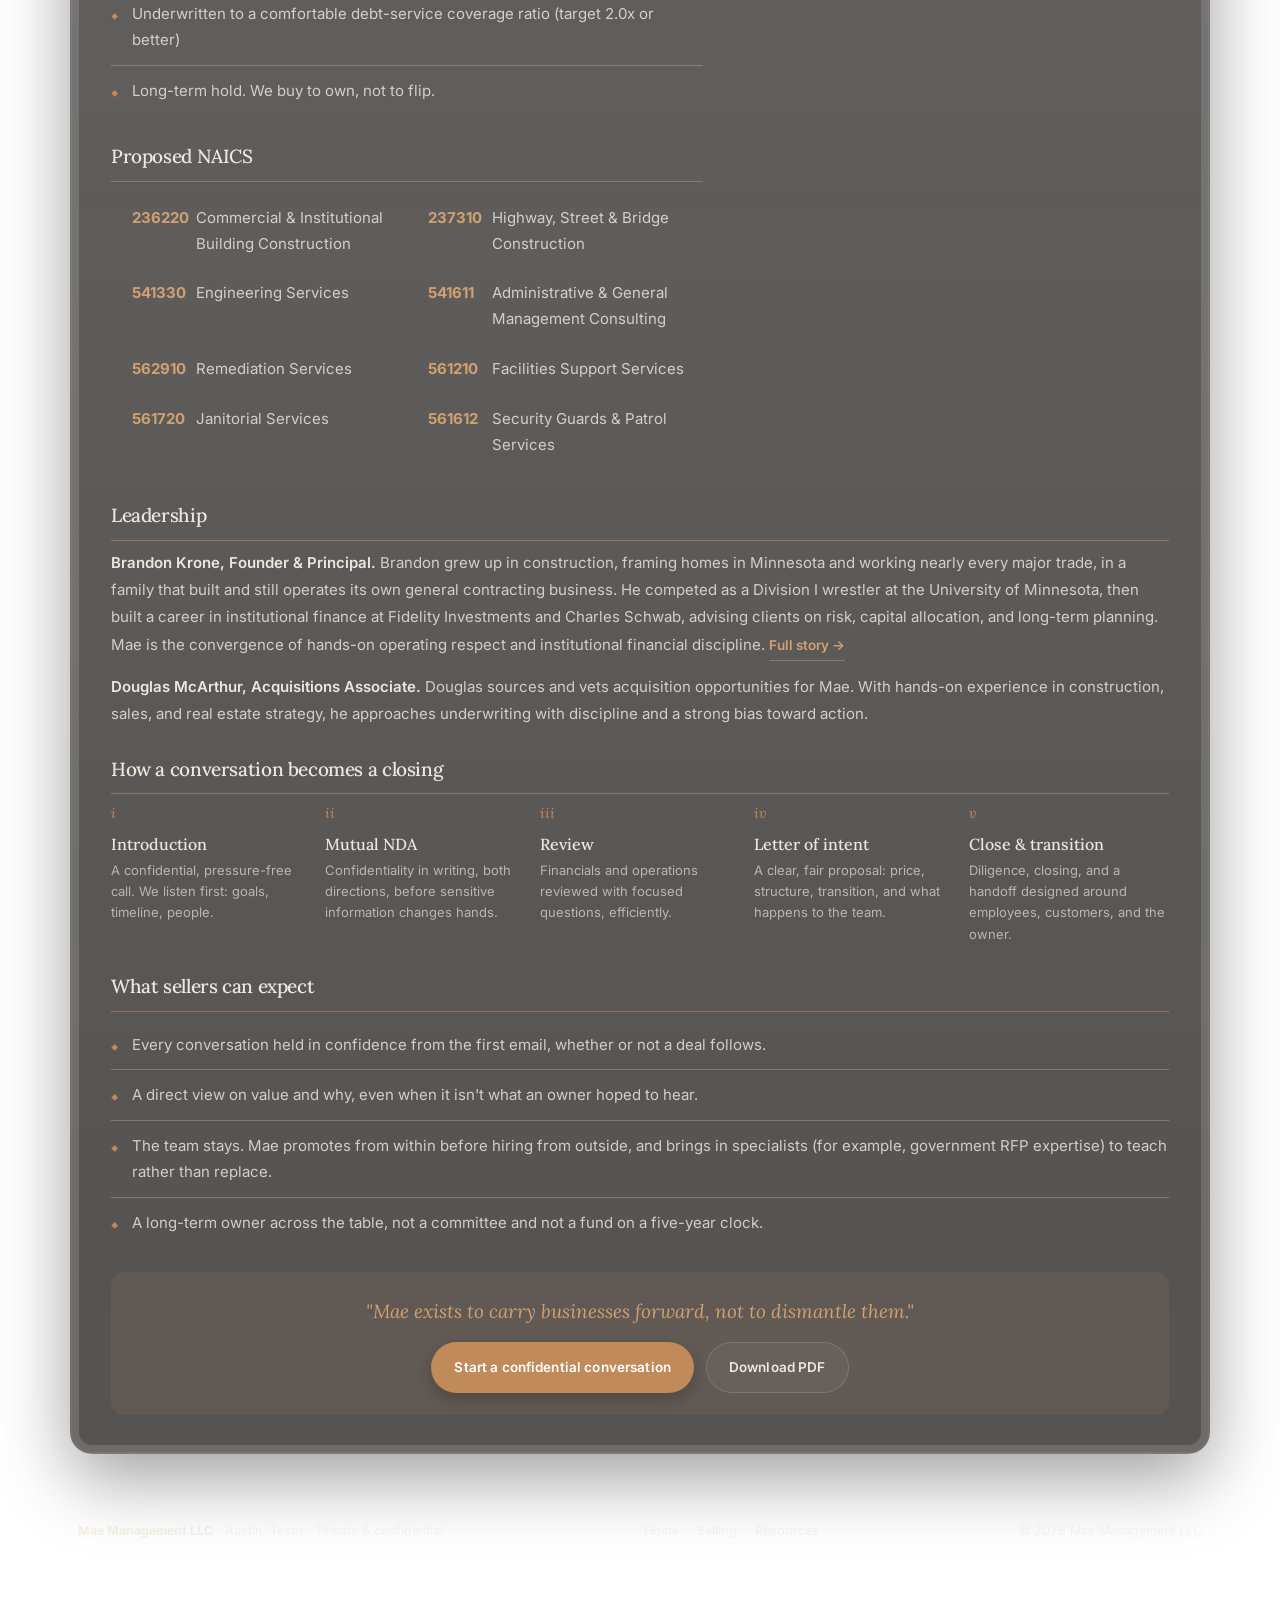
<file: capability.html>
<!DOCTYPE html>
<html lang="en" data-theme="dark">
<head>
  <meta charset="UTF-8" />
  <meta name="viewport" content="width=device-width, initial-scale=1.0" />
  <title>Capability Statement | Mae Management LLC</title>
  <meta name="description" content="Mae Management LLC capability statement: who we are, target sectors, acquisition mandate, deal structure, strategic advantage, and leadership." />
  <link rel="canonical" href="https://mae365.com/capability.html" />
  <link rel="icon" href="favicon.svg" type="image/svg+xml" />
  <link rel="apple-touch-icon" href="apple-touch-icon.png" />
  <meta property="og:type" content="website" />
  <meta property="og:url" content="https://mae365.com/capability.html" />
  <meta property="og:site_name" content="Mae Management LLC" />
  <meta property="og:title" content="Capability Statement | Mae Management LLC" />
  <meta property="og:description" content="Who we are, what we acquire, how we structure, and why we target public-sector work." />
  <meta property="og:image" content="https://mae365.com/og-card.jpg" />
  <link rel="stylesheet" href="assets/mae.css" />
  <style>
    .capHead{display:flex;align-items:flex-end;justify-content:space-between;gap:20px;flex-wrap:wrap;margin-bottom:22px}
    .capHead h1{font-size:clamp(28px,3.4vw,40px)}
    .capHead .actions{display:flex;gap:10px;flex-wrap:wrap}
    .two{display:grid;grid-template-columns:1.15fr .85fr;gap:28px;align-items:start}
    .block+.block{margin-top:26px}
    .block h3{font-size:19px;margin-bottom:8px;padding-bottom:8px;border-bottom:1px solid var(--line-clay)}
    .datacard{border:1px solid var(--line-clay);border-radius:16px;padding:8px;background:var(--surface-soft)}
    .datacard .in{border:1px solid var(--line);border-radius:11px;padding:18px 20px}
    .datacard dl{display:grid;grid-template-columns:auto 1fr;gap:9px 18px;margin:0;font-family:var(--sans);font-size:13.5px}
    .datacard dt{color:var(--muted);font-weight:600;letter-spacing:.06em;text-transform:uppercase;font-size:10.5px;padding-top:2px}
    .datacard dd{margin:0;color:var(--ink)}
    .naics{display:grid;grid-template-columns:1fr 1fr;gap:6px 18px;font-family:var(--sans);font-size:13.5px;margin:0;padding:0;list-style:none}
    .naics li{display:flex;gap:10px}
    .naics b{color:var(--accent-2);font-weight:700;min-width:54px}
    .steps5{display:grid;grid-template-columns:repeat(5,1fr);gap:14px;margin-top:6px}
    .steps5 div{font-family:var(--sans);font-size:13px;color:var(--muted)}
    .steps5 b{display:block;font-family:var(--serif);font-size:16px;font-weight:500;color:var(--ink);margin:6px 0 2px}
    .steps5 i{font-family:var(--serif);color:var(--accent);font-size:14px}
    .quoteBand{margin-top:24px;padding:22px;border-radius:14px;background:var(--clay-wash);text-align:center}
    .quoteBand p{font-family:var(--serif)!important;font-style:italic;font-size:19px!important;color:var(--accent-2)!important}
    @media (max-width:900px){.two{grid-template-columns:1fr}.steps5{grid-template-columns:1fr 1fr}.naics{grid-template-columns:1fr}}
    @media print{.topbar,.actions,footer.site,.progress{display:none!important}.card{box-shadow:none!important;backdrop-filter:none}}
  </style>
</head>
<body>
<div class="progress" id="progress"></div>
<div class="site-shell">

  <div class="topbar" id="navbar">
    <a class="brand" href="index.html"><span class="brand-mark">M</span><span><span class="brand-word">Mae Management LLC</span><span class="brand-sub" style="display:block">Austin, Texas · Long-term ownership · Private &amp; confidential</span></span></a>
    <div class="rightControls">
      <nav class="primary" aria-label="Primary">
        <a href="index.html#about">About</a>
        <a href="index.html#criteria">Criteria</a>
        <a href="index.html#advantage">Advantage</a>
        <a href="index.html#process">Process</a>
        <a href="index.html#owner">Team</a>
        <a href="resources.html">Resources</a>
        <a href="transition.html" class="cta">Selling Your Business</a>
      </nav>
      <button class="themeToggle" id="themeToggle" type="button" aria-label="Toggle color theme"><span data-sun>☀</span><span style="opacity:.55">/</span><span data-moon>☾</span></button>
    </div>
  </div>

  <section class="card engraved still reveal">
    <div class="capHead">
      <div>
        <span class="eyebrow">Capability statement</span>
        <h1 style="margin-top:8px">Mae Management LLC</h1>
        <p style="margin-top:6px;font-family:var(--serif);font-style:italic;font-size:17px;color:var(--muted)">Protect the team. Respect the legacy. Build the next chapter.</p>
      </div>
      <div class="actions">
        <a class="btn ghost" href="index.html">← Back to home</a>
        <a class="btn primary" href="capability-statement.pdf" download>Download PDF</a>
      </div>
    </div>

    <div class="two">
      <div>
        <div class="block">
          <h3>Who we are</h3>
          <p>Mae Management LLC is a management and acquisitions firm based in Austin, Texas, focused on acquiring, operating, and growing established, service-based businesses for the long term. Mae is not a roll-up or a short-term investment vehicle. Its ownership approach is built on operational continuity, employee stability, and responsible growth, promoting from within wherever possible.</p>
        </div>
        <div class="block">
          <h3>Target sectors</h3>
          <ul class="mandate">
            <li><span><strong>Construction &amp; project management:</strong> CM/PM firms with established pipelines and site leadership</span></li>
            <li><span><strong>Environmental services:</strong> remediation, compliance support, environmental consulting</span></li>
            <li><span><strong>Facilities, cleaning &amp; security:</strong> janitorial, maintenance, security, specialty services</span></li>
            <li><span><strong>Federal-adjacent services:</strong> government-facing businesses where Native ownership and certifications extend positioning</span></li>
          </ul>
        </div>
        <div class="block">
          <h3>Acquisition mandate</h3>
          <ul class="mandate">
            <li><span><strong>$250K+</strong> annual cash flow or seller's discretionary earnings</span></li>
            <li><span>Established operations with a verifiable track record</span></li>
            <li><span>Recurring customers or contracted revenue base</span></li>
            <li><span>Capable management or key operators in place</span></li>
            <li><span>Healthy, explainable margins, market-rate or better</span></li>
            <li><span>Clear path to responsible, scalable growth</span></li>
            <li><span>Clean financials and straightforward operations</span></li>
          </ul>
        </div>
        <div class="block">
          <h3>How we structure</h3>
          <ul class="mandate">
            <li><span>SBA-range transactions with committed capital; a capital partner is engaged for larger, well-founded opportunities</span></li>
            <li><span>Creative structures welcome, including seller notes, earn-outs, and milestone-based payouts that reward a founder's belief in the business</span></li>
            <li><span>Underwritten to a comfortable debt-service coverage ratio (target 2.0x or better)</span></li>
            <li><span>Long-term hold. We buy to own, not to flip.</span></li>
          </ul>
        </div>
        <div class="block">
          <h3>Proposed NAICS</h3>
          <ul class="naics">
            <li><b>236220</b>Commercial &amp; Institutional Building Construction</li>
            <li><b>237310</b>Highway, Street &amp; Bridge Construction</li>
            <li><b>541330</b>Engineering Services</li>
            <li><b>541611</b>Administrative &amp; General Management Consulting</li>
            <li><b>562910</b>Remediation Services</li>
            <li><b>561210</b>Facilities Support Services</li>
            <li><b>561720</b>Janitorial Services</li>
            <li><b>561612</b>Security Guards &amp; Patrol Services</li>
          </ul>
        </div>
      </div>

      <div>
        <div class="datacard">
          <div class="in">
            <span class="eyebrow" style="display:block;margin-bottom:12px">Company data</span>
            <dl>
              <dt>Entity</dt><dd>Mae Management LLC</dd>
              <dt>Formed</dt><dd>2025</dd>
              <dt>HQ</dt><dd>Austin, Texas</dd>
              <dt>Ownership</dt><dd>Native-owned</dd>
              <dt>Principal</dt><dd>Brandon Krone</dd>
              <dt>Contact</dt><dd><a href="mailto:b@mae365.com">b@mae365.com</a></dd>
              <dt>Web</dt><dd>mae365.com</dd>
            </dl>
          </div>
        </div>
        <div class="block" style="margin-top:26px">
          <h3>Strategic advantage</h3>
          <p>Mae's founder is an enrolled member of a federally recognized tribe. Native ownership is the reason Mae targets federal, state, and municipal work, and it means the public-sector positioning a founder built can be re-established and extended after a sale, rather than lost at closing.</p>
          <span class="eyebrow" style="display:block;margin:16px 0 6px">Programs Mae is positioned to pursue</span>
          <ul class="mandate">
            <li><span><strong>Buy Indian Act:</strong> BIA / IHS set-asides for Indian Economic Enterprises</span></li>
            <li><span><strong>Indian Incentive Program:</strong> 5% DoD incentive to primes subcontracting with Indian-owned enterprises (DFARS 226.1)</span></li>
            <li><span><strong>SBA 8(a):</strong> via individualized narrative under current rules</span></li>
            <li><span><strong>HUBZone:</strong> where location and workforce qualify</span></li>
            <li><span><strong>DBE / MBE:</strong> under individualized standards now in effect</span></li>
          </ul>
          <p style="margin-top:12px;font-size:13px;color:var(--muted)"><em>Certifications are earned after closing and can take weeks to twelve months. Mae represents itself as eligible, not certified, until they are in hand.</em></p>
        </div>
      </div>
    </div>

    <div class="block" style="margin-top:34px">
      <h3>Leadership</h3>
      <p><strong>Brandon Krone, Founder &amp; Principal.</strong> Brandon grew up in construction, framing homes in Minnesota and working nearly every major trade, in a family that built and still operates its own general contracting business. He competed as a Division I wrestler at the University of Minnesota, then built a career in institutional finance at Fidelity Investments and Charles Schwab, advising clients on risk, capital allocation, and long-term planning. Mae is the convergence of hands-on operating respect and institutional financial discipline. <a class="linkBtn" href="brandon-krone.html">Full story →</a></p>
      <p><strong>Douglas McArthur, Acquisitions Associate.</strong> Douglas sources and vets acquisition opportunities for Mae. With hands-on experience in construction, sales, and real estate strategy, he approaches underwriting with discipline and a strong bias toward action.</p>
    </div>

    <div class="block">
      <h3>How a conversation becomes a closing</h3>
      <div class="steps5">
        <div><i>i</i><b>Introduction</b>A confidential, pressure-free call. We listen first: goals, timeline, people.</div>
        <div><i>ii</i><b>Mutual NDA</b>Confidentiality in writing, both directions, before sensitive information changes hands.</div>
        <div><i>iii</i><b>Review</b>Financials and operations reviewed with focused questions, efficiently.</div>
        <div><i>iv</i><b>Letter of intent</b>A clear, fair proposal: price, structure, transition, and what happens to the team.</div>
        <div><i>v</i><b>Close &amp; transition</b>Diligence, closing, and a handoff designed around employees, customers, and the owner.</div>
      </div>
    </div>

    <div class="block">
      <h3>What sellers can expect</h3>
      <ul class="mandate">
        <li><span>Every conversation held in confidence from the first email, whether or not a deal follows.</span></li>
        <li><span>A direct view on value and why, even when it isn't what an owner hoped to hear.</span></li>
        <li><span>The team stays. Mae promotes from within before hiring from outside, and brings in specialists (for example, government RFP expertise) to teach rather than replace.</span></li>
        <li><span>A long-term owner across the table, not a committee and not a fund on a five-year clock.</span></li>
      </ul>
    </div>

    <div class="quoteBand">
      <p>"Mae exists to carry businesses forward, not to dismantle them."</p>
      <div class="btnRow" style="justify-content:center;margin-top:14px"><a class="btn primary" href="transition.html">Start a confidential conversation</a><a class="btn ghost" href="capability-statement.pdf" download>Download PDF</a></div>
    </div>
  </section>

  <footer class="site">
    <div><strong style="color:var(--ink)">Mae Management LLC</strong> · Austin, Texas · Private &amp; confidential</div>
    <div class="fnav"><a href="index.html">Home</a><a href="transition.html">Selling</a><a href="resources.html">Resources</a></div>
    <div>© <span data-year></span> Mae Management LLC</div>
  </footer>
</div>
<script src="assets/mae.js"></script>
</body>
</html>
</file>
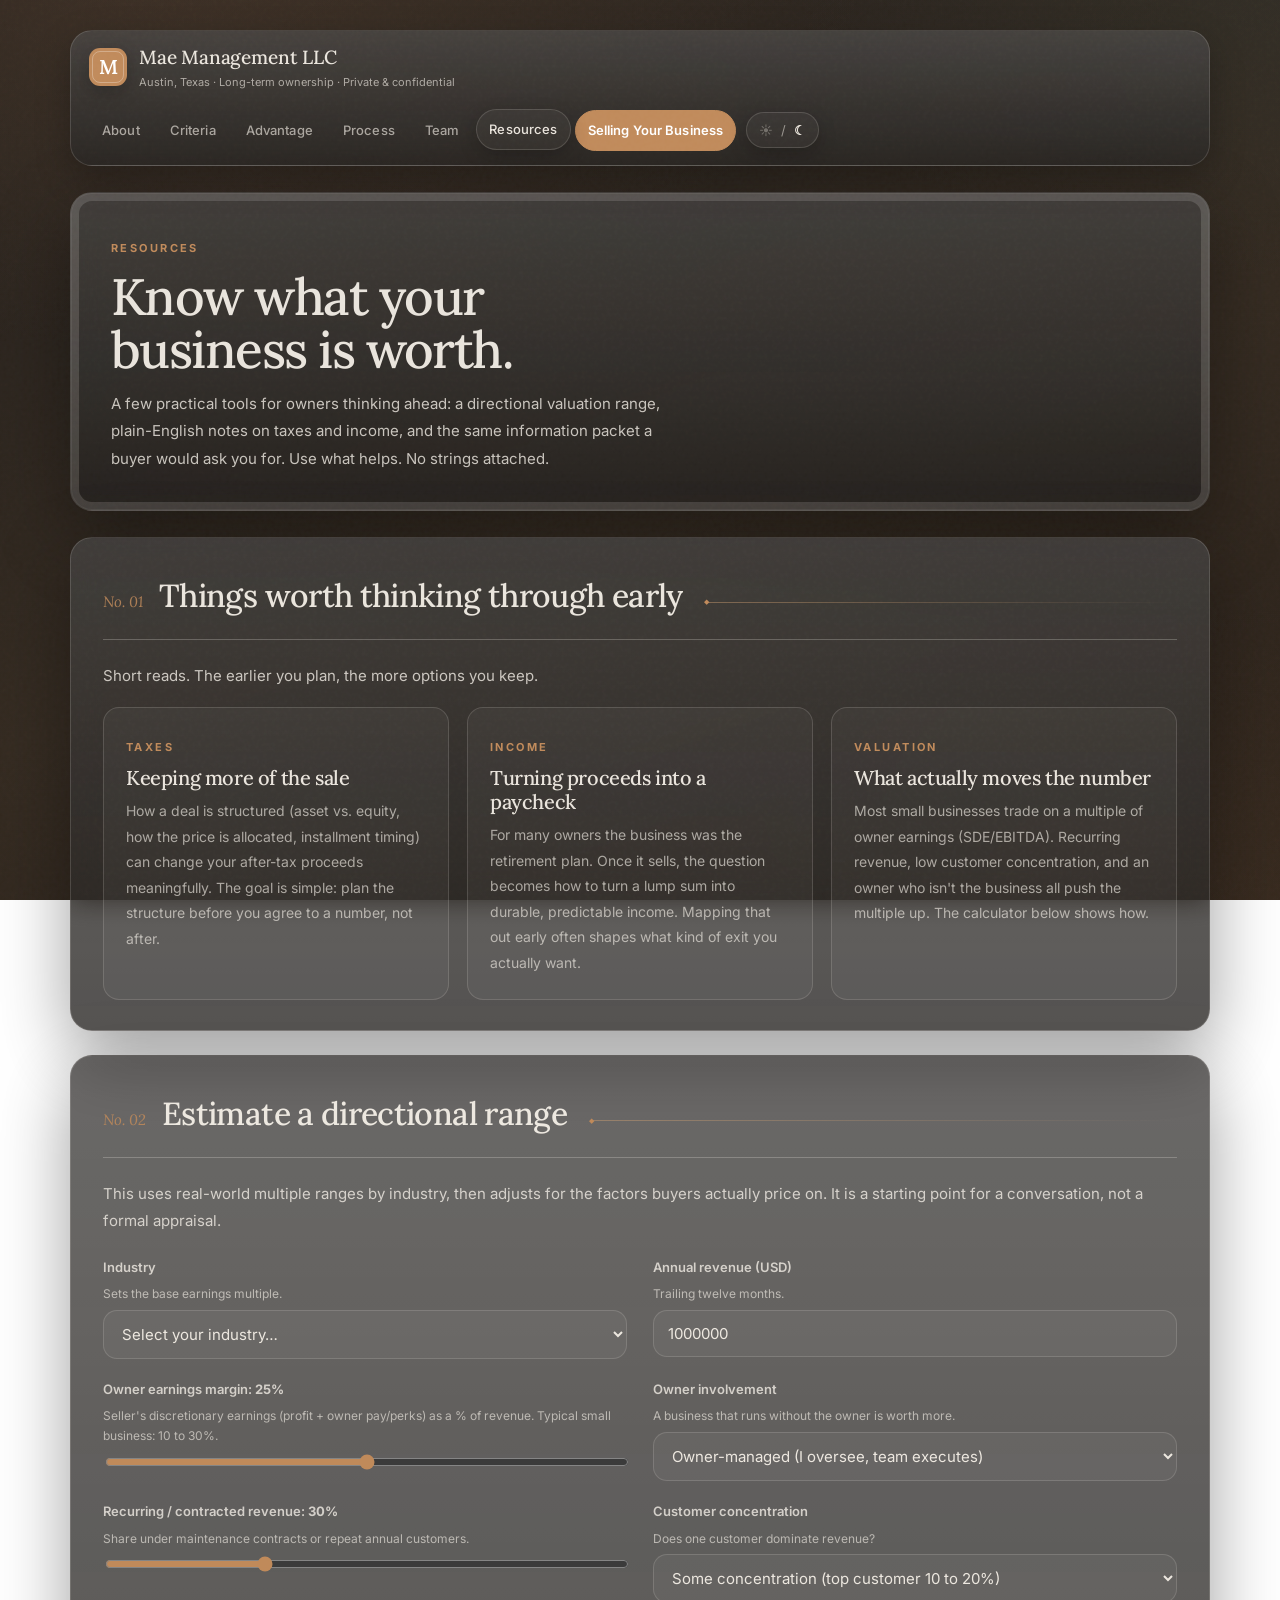
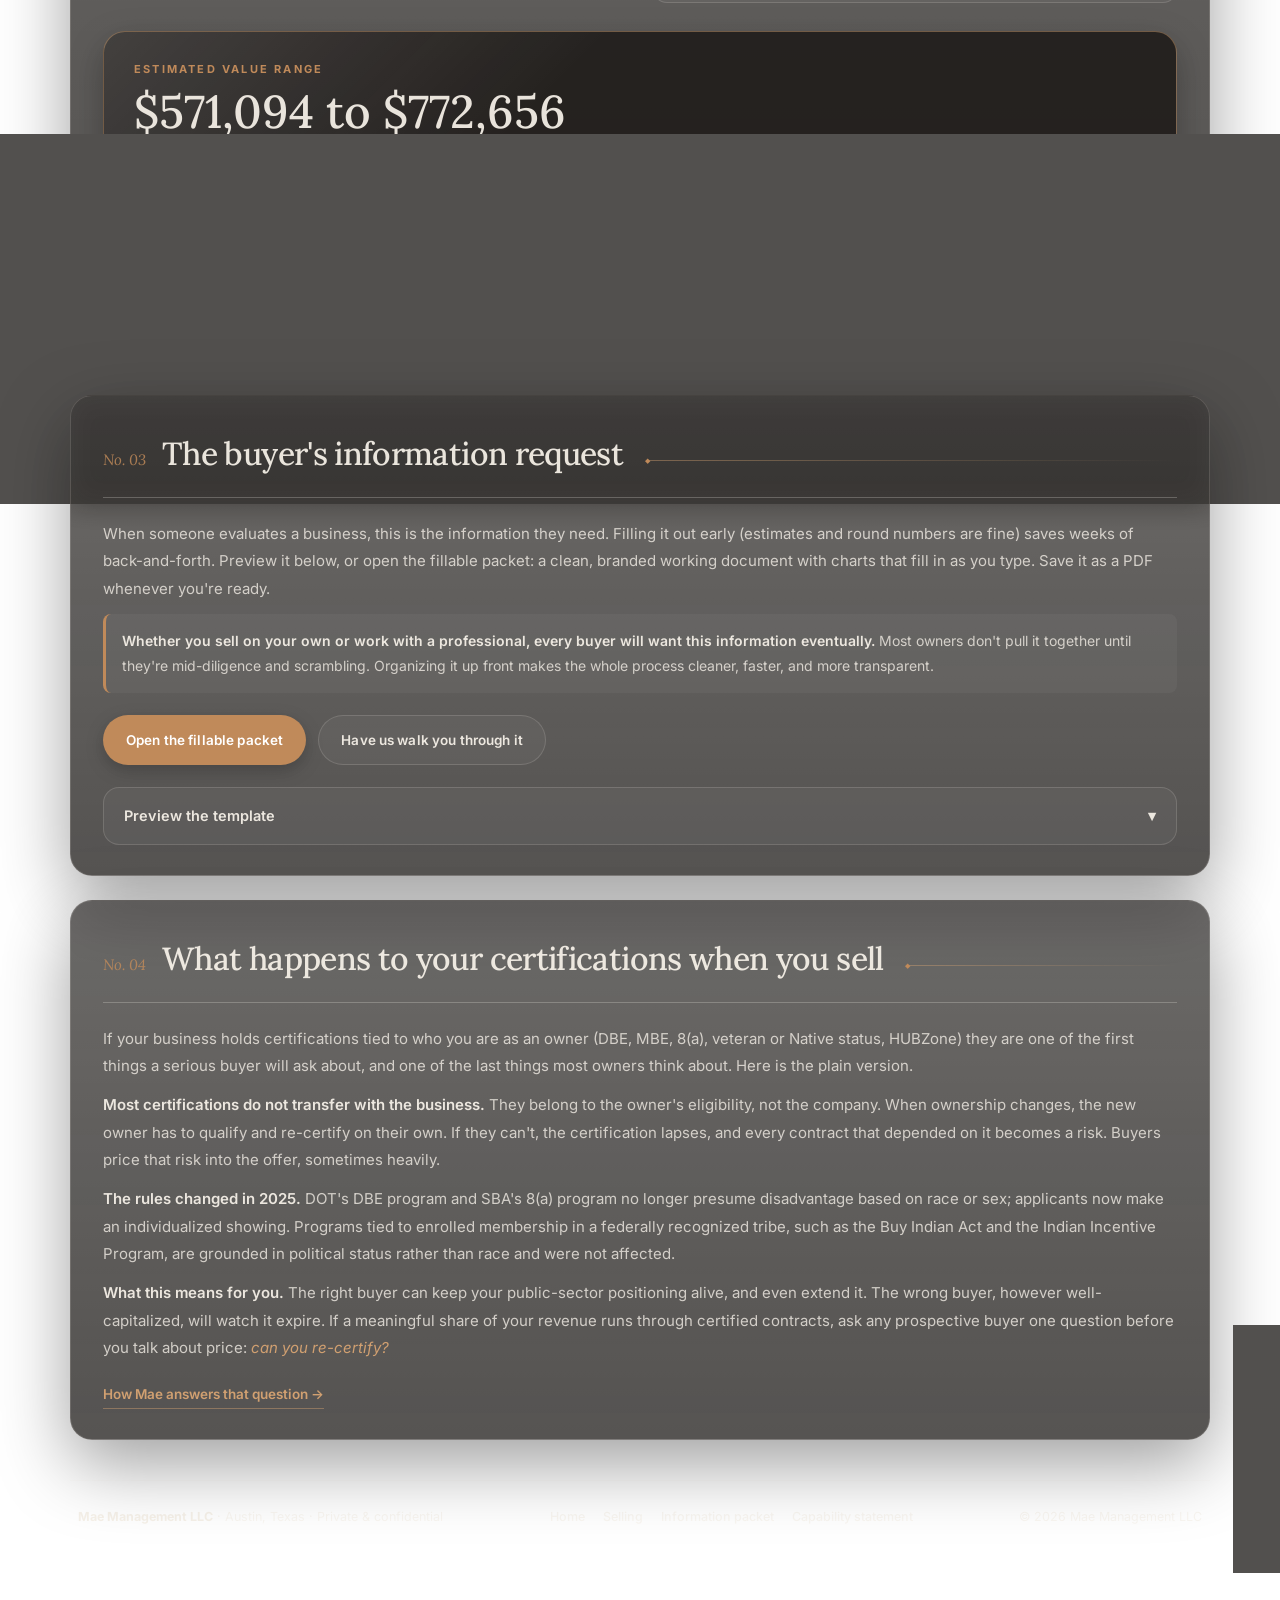
<file: resources.html>
<!DOCTYPE html>
<html lang="en" data-theme="dark">
<head>
  <meta charset="UTF-8" />
  <meta name="viewport" content="width=device-width, initial-scale=1.0" />
  <title>Resources for Owners | Mae Management LLC</title>
  <meta name="description" content="Free tools for business owners thinking ahead: a directional valuation calculator, plain-English notes on taxes and income, and the fillable information packet every buyer asks for." />
  <link rel="canonical" href="https://mae365.com/resources.html" />
  <link rel="icon" href="favicon.svg" type="image/svg+xml" />
  <link rel="apple-touch-icon" href="apple-touch-icon.png" />
  <meta property="og:type" content="website" />
  <meta property="og:url" content="https://mae365.com/resources.html" />
  <meta property="og:site_name" content="Mae Management LLC" />
  <meta property="og:title" content="Resources for Owners | Mae Management LLC" />
  <meta property="og:description" content="Know what your business is worth. A valuation calculator, tax and income notes, and the buyer's information packet." />
  <meta property="og:image" content="https://mae365.com/og-card.jpg" />
  <link rel="stylesheet" href="assets/mae.css" />
  <style>
    .pageHero{padding:44px 42px 38px}
    .pageHero h1{font-size:clamp(32px,4vw,52px);max-width:16ch;margin:10px 0 14px}
    .insights{display:grid;grid-template-columns:1fr 1fr 1fr;gap:18px;margin-top:6px}
    .insight{padding:24px 22px;border:1px solid var(--line);border-radius:var(--radius-md);background:var(--surface-soft);transition:border-color var(--transition),transform var(--transition)}
    .insight:hover{border-color:var(--line-clay);transform:translateY(-2px)}
    .insight h3{font-size:20px;margin:8px 0 8px;line-height:1.2}
    .insight p{font-size:14px!important;color:var(--muted)!important}
    .calc{display:grid;grid-template-columns:1fr 1fr;gap:20px 26px;margin-top:22px}
    .cfield{display:flex;flex-direction:column;gap:6px}
    .cfield label{font-family:var(--sans);font-size:13px;color:var(--ink-soft);font-weight:600}
    .cfield .hint{font-family:var(--sans);font-size:12px;color:var(--muted)}
    .cinput,.cselect{width:100%;box-sizing:border-box;padding:13px 14px;border:1px solid var(--line);border-radius:14px;background:var(--surface-soft);color:var(--ink);font-size:15px;font-family:var(--sans);transition:border-color var(--transition)}
    .cinput:focus,.cselect:focus{outline:none;border-color:var(--accent);box-shadow:0 0 0 3px var(--accent-wash)}
    .crange{width:100%;accent-color:var(--accent)}
    .cresult{margin-top:28px;padding:28px 30px;border:1px solid var(--line-clay);border-radius:var(--radius-lg);background:linear-gradient(135deg,rgba(255,255,255,.14),rgba(255,255,255,0) 40%),var(--surface-strong);box-shadow:var(--shadow-md)}
    .cresult .rlabel{font-family:var(--sans);font-size:11px;letter-spacing:.2em;text-transform:uppercase;color:var(--accent);font-weight:700}
    .cresult .rrange{font-family:var(--serif);font-weight:500;font-size:clamp(30px,5vw,46px);line-height:1.05;margin:10px 0 6px;color:var(--ink)}
    .cresult .rmid{font-family:var(--sans);font-size:14px;color:var(--ink-soft)}
    .cresult .rmeta{font-family:var(--sans);margin-top:14px;font-size:13px;color:var(--muted);line-height:1.6}
    .disclaimer{margin-top:14px;font-size:12px!important;color:var(--muted)!important;line-height:1.6!important}
    .callout{margin:14px 0 0;padding:14px 16px;border-left:3px solid var(--accent);background:var(--surface-soft);border-radius:8px;font-size:14px!important}
    .cimDoc{margin-top:22px;border:1px solid var(--line);border-radius:var(--radius-md);background:var(--surface-soft);overflow:hidden}
    .cimDoc summary{cursor:pointer;padding:16px 20px;font-family:var(--sans);font-weight:600;font-size:14.5px;list-style:none;display:flex;justify-content:space-between;align-items:center;color:var(--ink)}
    .cimDoc summary::-webkit-details-marker{display:none}
    .cimBody{padding:4px 24px 24px;border-top:1px solid var(--line)}
    .cimBody h4{font-family:var(--serif);font-size:17px;font-weight:500;margin:20px 0 6px}
    .cimBody ul{margin:6px 0 0 18px!important;font-size:14px!important}
    .cimBody li{margin:5px 0!important}
    @media (max-width:900px){.insights,.calc{grid-template-columns:1fr}.pageHero{padding:30px 22px}}
  </style>
</head>
<body>
<div class="progress" id="progress"></div>
<div class="site-shell">

  <div class="topbar" id="navbar">
    <a class="brand" href="index.html"><span class="brand-mark">M</span><span><span class="brand-word">Mae Management LLC</span><span class="brand-sub" style="display:block">Austin, Texas · Long-term ownership · Private &amp; confidential</span></span></a>
    <div class="rightControls">
      <nav class="primary" aria-label="Primary">
        <a href="index.html#about">About</a>
        <a href="index.html#criteria">Criteria</a>
        <a href="index.html#advantage">Advantage</a>
        <a href="index.html#process">Process</a>
        <a href="index.html#owner">Team</a>
        <a href="resources.html" aria-current="page">Resources</a>
        <a href="transition.html" class="cta">Selling Your Business</a>
      </nav>
      <button class="themeToggle" id="themeToggle" type="button" aria-label="Toggle color theme"><span data-sun>☀</span><span style="opacity:.55">/</span><span data-moon>☾</span></button>
    </div>
  </div>

  <section class="card engraved still pageHero reveal">
    <span class="eyebrow">Resources</span>
    <h1>Know what your business is worth.</h1>
    <p class="lead">A few practical tools for owners thinking ahead: a directional valuation range, plain-English notes on taxes and income, and the same information packet a buyer would ask you for. Use what helps. No strings attached.</p>
  </section>

  <div class="grid">

    <section class="card still span2 reveal" id="insights">
      <div class="sectionHead"><span class="num">No. 01</span><h2>Things worth thinking through early</h2><span class="rule"></span></div>
      <p>Short reads. The earlier you plan, the more options you keep.</p>
      <div class="insights" style="margin-top:18px">
        <div class="insight"><span class="eyebrow">Taxes</span><h3>Keeping more of the sale</h3><p>How a deal is structured (asset vs. equity, how the price is allocated, installment timing) can change your after-tax proceeds meaningfully. The goal is simple: plan the structure before you agree to a number, not after.</p></div>
        <div class="insight"><span class="eyebrow">Income</span><h3>Turning proceeds into a paycheck</h3><p>For many owners the business was the retirement plan. Once it sells, the question becomes how to turn a lump sum into durable, predictable income. Mapping that out early often shapes what kind of exit you actually want.</p></div>
        <div class="insight"><span class="eyebrow">Valuation</span><h3>What actually moves the number</h3><p>Most small businesses trade on a multiple of owner earnings (SDE/EBITDA). Recurring revenue, low customer concentration, and an owner who isn't the business all push the multiple up. The calculator below shows how.</p></div>
      </div>
    </section>

    <section class="card still span2 reveal" id="calculator">
      <div class="sectionHead"><span class="num">No. 02</span><h2>Estimate a directional range</h2><span class="rule"></span></div>
      <p>This uses real-world multiple ranges by industry, then adjusts for the factors buyers actually price on. It is a starting point for a conversation, not a formal appraisal.</p>
      <div class="calc">
        <div class="cfield"><label for="cIndustry">Industry</label><span class="hint">Sets the base earnings multiple.</span><select id="cIndustry" class="cselect"><option value="">Select your industry…</option><option value="2.6">HVAC / plumbing / electrical</option><option value="2.3">Landscaping / lawn / irrigation</option><option value="2.4">Construction &amp; specialty contracting</option><option value="2.7">Construction management</option><option value="2.5">Roofing</option><option value="2.7">Commercial / facilities services</option><option value="2.5">Janitorial &amp; commercial cleaning</option><option value="2.2">Residential cleaning services</option><option value="2.6">Security services</option><option value="3">Waste management &amp; hauling</option><option value="2.9">Environmental &amp; remediation</option><option value="3.2">Pest control</option><option value="3.6">Laundromat / coin laundry</option><option value="3.8">Self-storage</option><option value="3.4">Car wash</option><option value="2.4">Auto repair &amp; service</option><option value="2.5">Towing &amp; roadside</option><option value="3">Equipment / tool rental</option><option value="3.2">Manufacturing / fabrication</option><option value="3.3">Machine shop / CNC</option><option value="2.9">Distribution / wholesale</option><option value="2.4">Trucking / logistics / freight</option><option value="2.7">Direct-store-delivery / route</option><option value="2.8">B2B professional services</option><option value="2.6">Marketing / creative agency</option><option value="3.3">IT services / managed services</option><option value="2.6">Staffing &amp; recruiting</option><option value="2.9">Accounting / bookkeeping</option><option value="2.8">Healthcare / medical practice</option><option value="3">Dental practice</option><option value="3.4">Veterinary clinic</option><option value="2.9">Home health / senior care</option><option value="2.8">Childcare / daycare</option><option value="2">Fitness / gym studio</option><option value="2.1">Salon / spa / personal care</option><option value="1.9">Restaurant / food service</option><option value="2">Bar / nightlife</option><option value="2.2">Quick-service / franchise food</option><option value="2.1">Retail (brick &amp; mortar)</option><option value="2.8">E-commerce / online retail</option><option value="2.6">Coworking / flex space</option><option value="3">Property management</option><option value="2.4">Other service business</option></select></div>
        <div class="cfield"><label for="cRevenue">Annual revenue (USD)</label><span class="hint">Trailing twelve months.</span><input id="cRevenue" class="cinput" type="number" inputmode="numeric" placeholder="e.g. 1200000" value="1000000"></div>
        <div class="cfield"><label for="cMargin">Owner earnings margin: <b id="cMarginV">25%</b></label><span class="hint">Seller's discretionary earnings (profit + owner pay/perks) as a % of revenue. Typical small business: 10 to 30%.</span><input id="cMargin" class="crange" type="range" min="5" max="45" step="1" value="25"></div>
        <div class="cfield"><label for="cOwner">Owner involvement</label><span class="hint">A business that runs without the owner is worth more.</span><select id="cOwner" class="cselect"><option value="0.82">Owner-operated (I run day-to-day)</option><option value="1.0" selected>Owner-managed (I oversee, team executes)</option><option value="1.18">Semi-absentee (manager runs it)</option><option value="1.30">Absentee (fully managed without me)</option></select></div>
        <div class="cfield"><label for="cRecurring">Recurring / contracted revenue: <b id="cRecurringV">30%</b></label><span class="hint">Share under maintenance contracts or repeat annual customers.</span><input id="cRecurring" class="crange" type="range" min="0" max="100" step="5" value="30"></div>
        <div class="cfield"><label for="cConc">Customer concentration</label><span class="hint">Does one customer dominate revenue?</span><select id="cConc" class="cselect"><option value="1.05">Well diversified (no customer &gt;10%)</option><option value="1.0" selected>Some concentration (top customer 10 to 20%)</option><option value="0.88">Concentrated (top customer 20 to 40%)</option><option value="0.75">High risk (one customer &gt;40%)</option></select></div>
      </div>
      <div class="cresult">
        <div class="rlabel">Estimated value range</div>
        <div class="rrange" id="rRange">$0 to $0</div>
        <div class="rmid" id="rMid">Fill in the fields above</div>
        <div class="rmeta" id="rMeta"></div>
      </div>
      <p class="disclaimer">This is a directional estimate generated from public small-business multiple ranges and standard buyer adjustments. Real value depends on financial quality, growth, assets, lease and transferability, and deal structure. It is not an appraisal or an offer.</p>
      <div class="btnRow"><a class="btn primary" id="cInquire" href="#">Get a confidential read on your number</a><a class="btn ghost" href="transition.html">Start a conversation instead</a></div>
    </section>

    <section class="card still span2 reveal" id="cim">
      <div class="sectionHead"><span class="num">No. 03</span><h2>The buyer's information request</h2><span class="rule"></span></div>
      <p>When someone evaluates a business, this is the information they need. Filling it out early (estimates and round numbers are fine) saves weeks of back-and-forth. Preview it below, or open the fillable packet: a clean, branded working document with charts that fill in as you type. Save it as a PDF whenever you're ready.</p>
      <p class="callout"><strong>Whether you sell on your own or work with a professional, every buyer will want this information eventually.</strong> Most owners don't pull it together until they're mid-diligence and scrambling. Organizing it up front makes the whole process cleaner, faster, and more transparent.</p>
      <div class="btnRow"><a class="btn primary" href="saleprep.html">Open the fillable packet</a><a class="btn ghost" id="cimAsk" href="#">Have us walk you through it</a></div>
      <details class="cimDoc">
        <summary>Preview the template <span aria-hidden="true">▾</span></summary>
        <div class="cimBody">
          <p style="font-size:13.5px"><strong>Confidential Information Memorandum: Information Request.</strong> Anything shared is held in strict confidence. Items needing backup (tax returns, statements) can simply be marked "available" and requested after a mutual NDA.</p>
          <h4>1. Business snapshot</h4><ul><li>Legal business name and owner(s)</li><li>Location and service area covered</li><li>Customer mix (e.g. residential vs. commercial %)</li><li>Employee count (excluding owner)</li><li>Asking price or expectation, if any</li><li>Target close / handoff timing</li></ul>
          <h4>2. Business basics</h4><ul><li>Year established (and year entity formed, if different)</li><li>Addresses, phone, email, website, online profiles</li><li>Brief history (2 to 3 sentences: founding and growth)</li><li>Reason for selling and your plans afterward</li></ul>
          <h4>3. Services &amp; revenue mix</h4><ul><li>Each service line offered</li><li>Approximate % of annual revenue per line</li><li>Which lines are recurring vs. one-time</li></ul>
          <h4>4. Customers &amp; contracts</h4><ul><li>Total active customers; how many under recurring contracts</li><li>Average ticket size and annual revenue per recurring customer</li><li>Retention rate and average customer lifetime</li><li>Customer concentration (any single customer &gt;10% of revenue?)</li><li>Primary acquisition channels, ranked</li><li>Are contracts transferable to a new owner?</li></ul>
          <h4>5. Financial summary (last 3 to 5 years)</h4><ul><li>Revenue, gross profit, and net profit by year</li><li>Owner's compensation and discretionary perks (add-backs)</li><li>Recurring vs. one-time revenue split</li><li>Outstanding debt or obligations that would transfer</li></ul>
          <h4>6. People &amp; operations</h4><ul><li>Roles, tenure, and pay of key employees</li><li>Which tasks depend on the owner personally</li><li>Software, systems, and vendors the business runs on</li><li>Licenses, certifications, or bonding held</li></ul>
          <h4>7. Assets &amp; transfer</h4><ul><li>Vehicles, equipment, and tools included in a sale</li><li>Real estate or lease terms (owned vs. rented)</li><li>Intellectual property, brand, phone number, and domain</li><li>Anything specifically excluded from a sale</li></ul>
          <p style="margin-top:16px;font-size:13.5px;color:var(--muted)">Don't worry about getting it perfect. Do your best, and gaps can be filled as the conversation develops.</p>
        </div>
      </details>
    </section>

    <section class="card still span2 reveal" id="certifications">
      <div class="sectionHead"><span class="num">No. 04</span><h2>What happens to your certifications when you sell</h2><span class="rule"></span></div>
      <div>
        <p>If your business holds certifications tied to who you are as an owner (DBE, MBE, 8(a), veteran or Native status, HUBZone) they are one of the first things a serious buyer will ask about, and one of the last things most owners think about. Here is the plain version.</p>
        <p><strong>Most certifications do not transfer with the business.</strong> They belong to the owner's eligibility, not the company. When ownership changes, the new owner has to qualify and re-certify on their own. If they can't, the certification lapses, and every contract that depended on it becomes a risk. Buyers price that risk into the offer, sometimes heavily.</p>
        <p><strong>The rules changed in 2025.</strong> DOT's DBE program and SBA's 8(a) program no longer presume disadvantage based on race or sex; applicants now make an individualized showing. Programs tied to enrolled membership in a federally recognized tribe, such as the Buy Indian Act and the Indian Incentive Program, are grounded in political status rather than race and were not affected.</p>
        <p><strong>What this means for you.</strong> The right buyer can keep your public-sector positioning alive, and even extend it. The wrong buyer, however well-capitalized, will watch it expire. If a meaningful share of your revenue runs through certified contracts, ask any prospective buyer one question before you talk about price: <em class="clay">can you re-certify?</em></p>
        <div class="btnRow"><a class="linkBtn" href="index.html#advantage">How Mae answers that question →</a></div>
      </div>
    </section>


  </div>

  <footer class="site">
    <div><strong style="color:var(--ink)">Mae Management LLC</strong> · Austin, Texas · Private &amp; confidential</div>
    <div class="fnav"><a href="index.html">Home</a><a href="transition.html">Selling</a><a href="saleprep.html">Information packet</a><a href="capability.html">Capability statement</a></div>
    <div>© <span data-year></span> Mae Management LLC</div>
  </footer>
</div>
<script src="assets/mae.js"></script>
<script>
(function(){
var $=function(id){return document.getElementById(id);};
var fmt=function(n){return "$"+Math.round(n).toLocaleString("en-US");};
function calc(){
var rev=parseFloat($("cRevenue").value)||0;
var base=parseFloat($("cIndustry").value)||2.5;
var margin=(parseFloat($("cMargin").value)||0)/100;
var owner=parseFloat($("cOwner").value)||1;
var recPct=(parseFloat($("cRecurring").value)||0)/100;
var conc=parseFloat($("cConc").value)||1;
$("cMarginV").textContent=Math.round(margin*100)+"%";
$("cRecurringV").textContent=Math.round(recPct*100)+"%";
var sde=rev*margin;
var recAdj=1+(recPct*0.25);
var scaleAdj=rev<300000?0.9:(rev>3000000?1.12:(rev>1000000?1.05:1.0));
var mult=base*owner*recAdj*conc*scaleAdj;
var mid=sde*mult;
var low=mid*0.85, high=mid*1.15;
if(rev<=0||sde<=0){ $("rRange").textContent="$0 to $0"; $("rMid").textContent="Enter revenue and margin to see a range"; $("rMeta").textContent=""; return; }
$("rRange").textContent=fmt(low)+" to "+fmt(high);
$("rMid").textContent="Midpoint "+fmt(mid)+" · about "+mult.toFixed(1)+"× owner earnings of "+fmt(sde);
$("rMeta").innerHTML="Based on a "+base.toFixed(1)+"× industry base, adjusted for owner involvement, "+Math.round(recPct*100)+"% recurring revenue, and customer concentration.";
window.__valpayload={rev:rev,sde:sde,mult:mult,low:low,mid:mid,high:high};
}
["cIndustry","cRevenue","cMargin","cOwner","cRecurring","cConc"].forEach(function(id){var el=$(id); if(el){el.addEventListener("input",calc);el.addEventListener("change",calc);}});
calc();
function mailto(subject,bodyLines){return "mailto:b@mae365.com?subject="+encodeURIComponent(subject)+"&body="+encodeURIComponent(bodyLines.join("\n"));}
var inq=$("cInquire"); if(inq){inq.addEventListener("click",function(e){e.preventDefault();var p=window.__valpayload||{};var L=["Hello,","","I used the valuation tool on the Mae website and would like a confidential read on my number.","",("Estimated range: "+(p.low?fmt(p.low)+" to "+fmt(p.high):"(not calculated)")),("Revenue: "+(p.rev?fmt(p.rev):"")),"","A brief overview of the business:","- Business name and location:","- What the business does / core services:","- Years in operation:","- Number of employees:","- Reason for exploring a sale, and ideal timing:","","Best days and times to talk:","","Regards,","[Your name]","[Phone]"];window.location.href=mailto("Valuation inquiry | Mae",L);});}
var ask=$("cimAsk"); if(ask){ask.addEventListener("click",function(e){e.preventDefault();window.location.href=mailto("Information packet | Mae",["Hello,","","I would like to schedule a conversation to work through the information packet together.","","A brief overview of the business (as much as you are comfortable sharing; it helps us make the first call useful):","- Business name and location:","- What the business does / core services:","- Years in operation:","- Approximate annual revenue:","- Number of employees:","- Reason for exploring a sale, and ideal timing:","","Best days and times to talk:","","Regards,","[Your name]","[Phone]"]);});}
})();
</script>
</body>
</html>
</file>
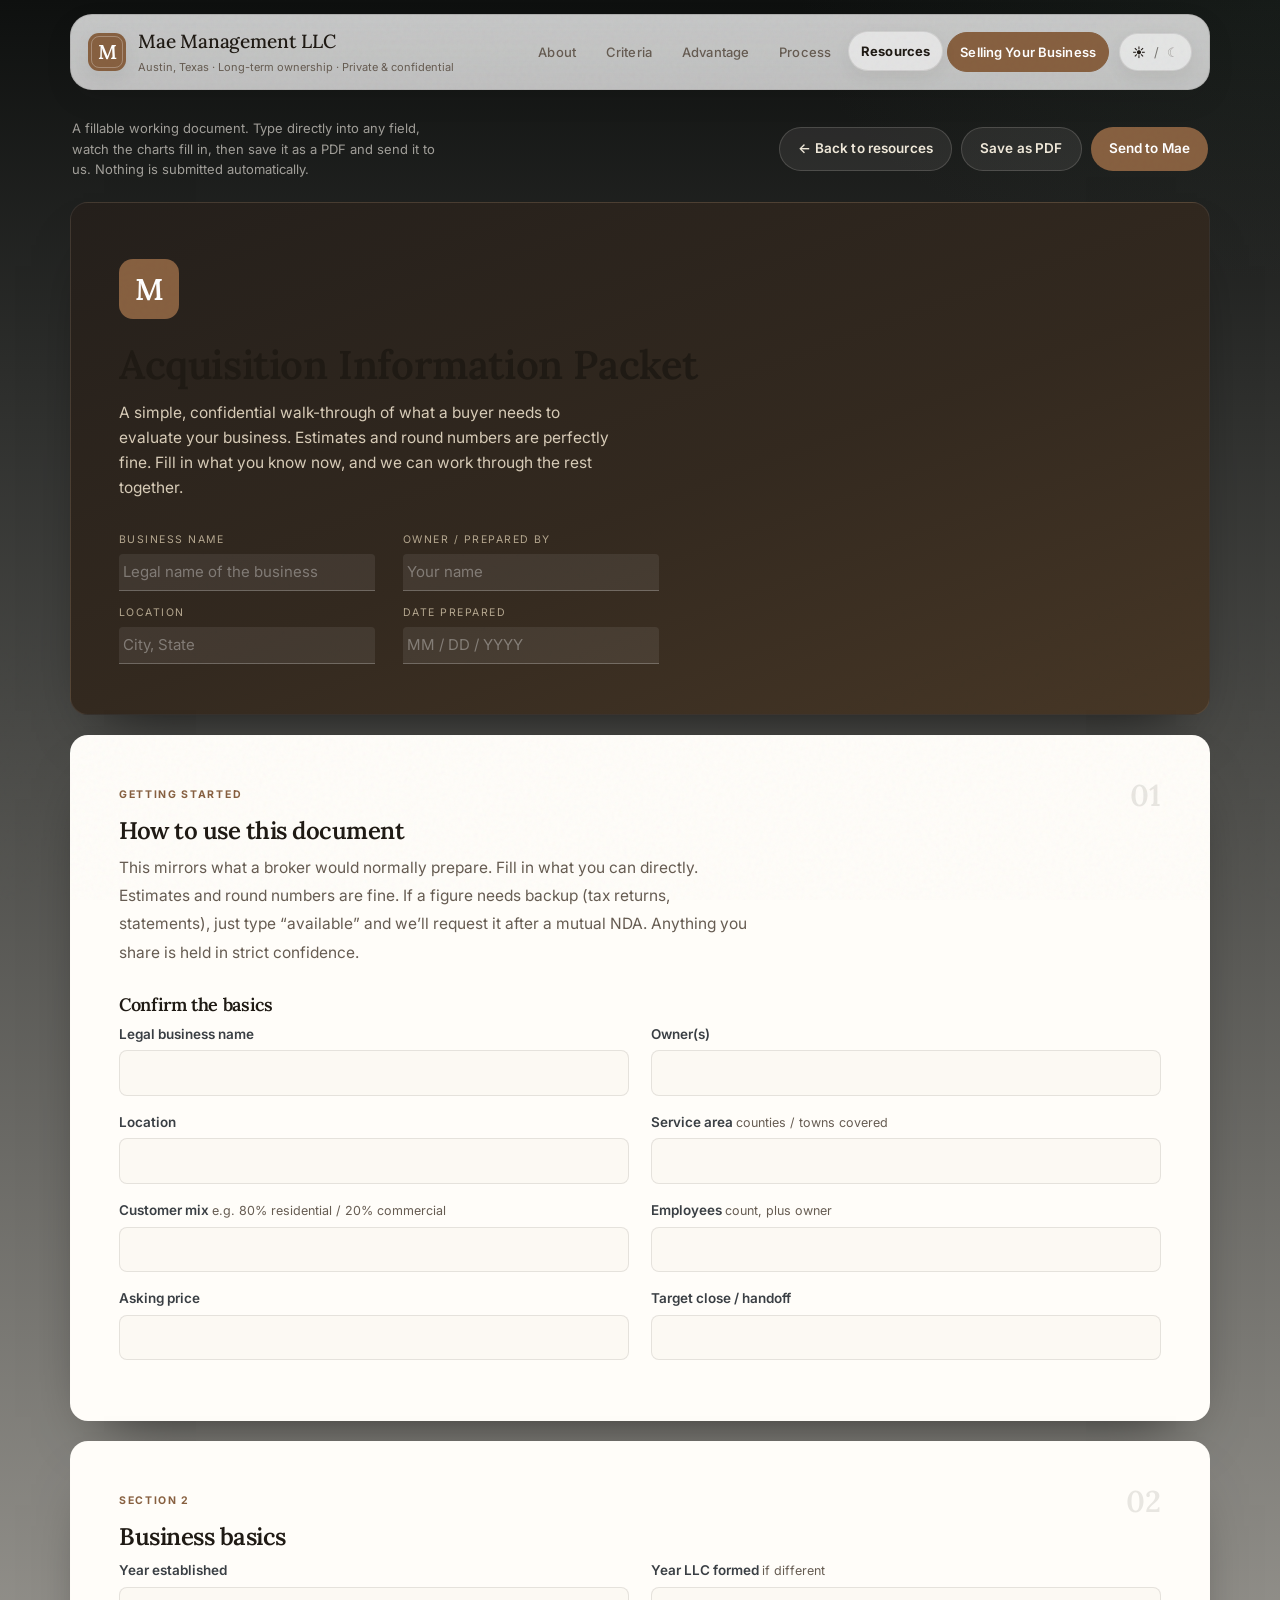
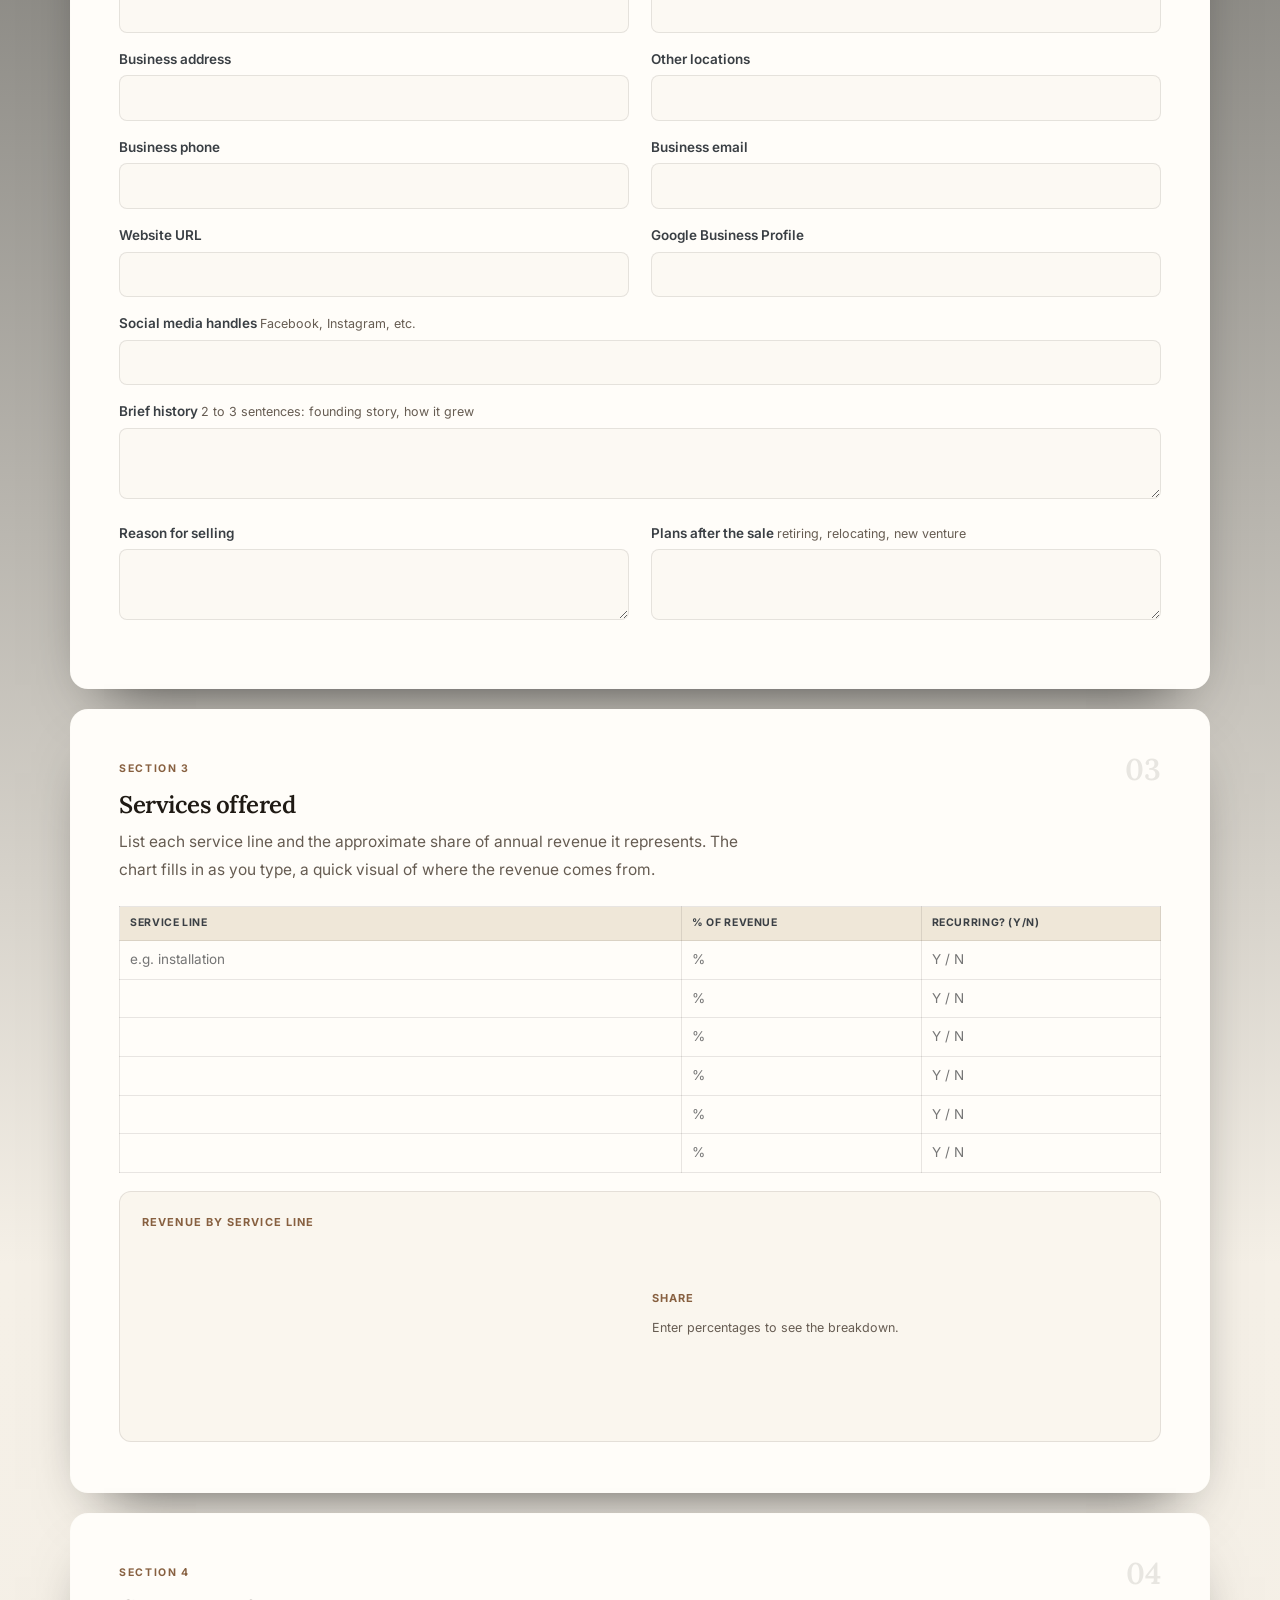
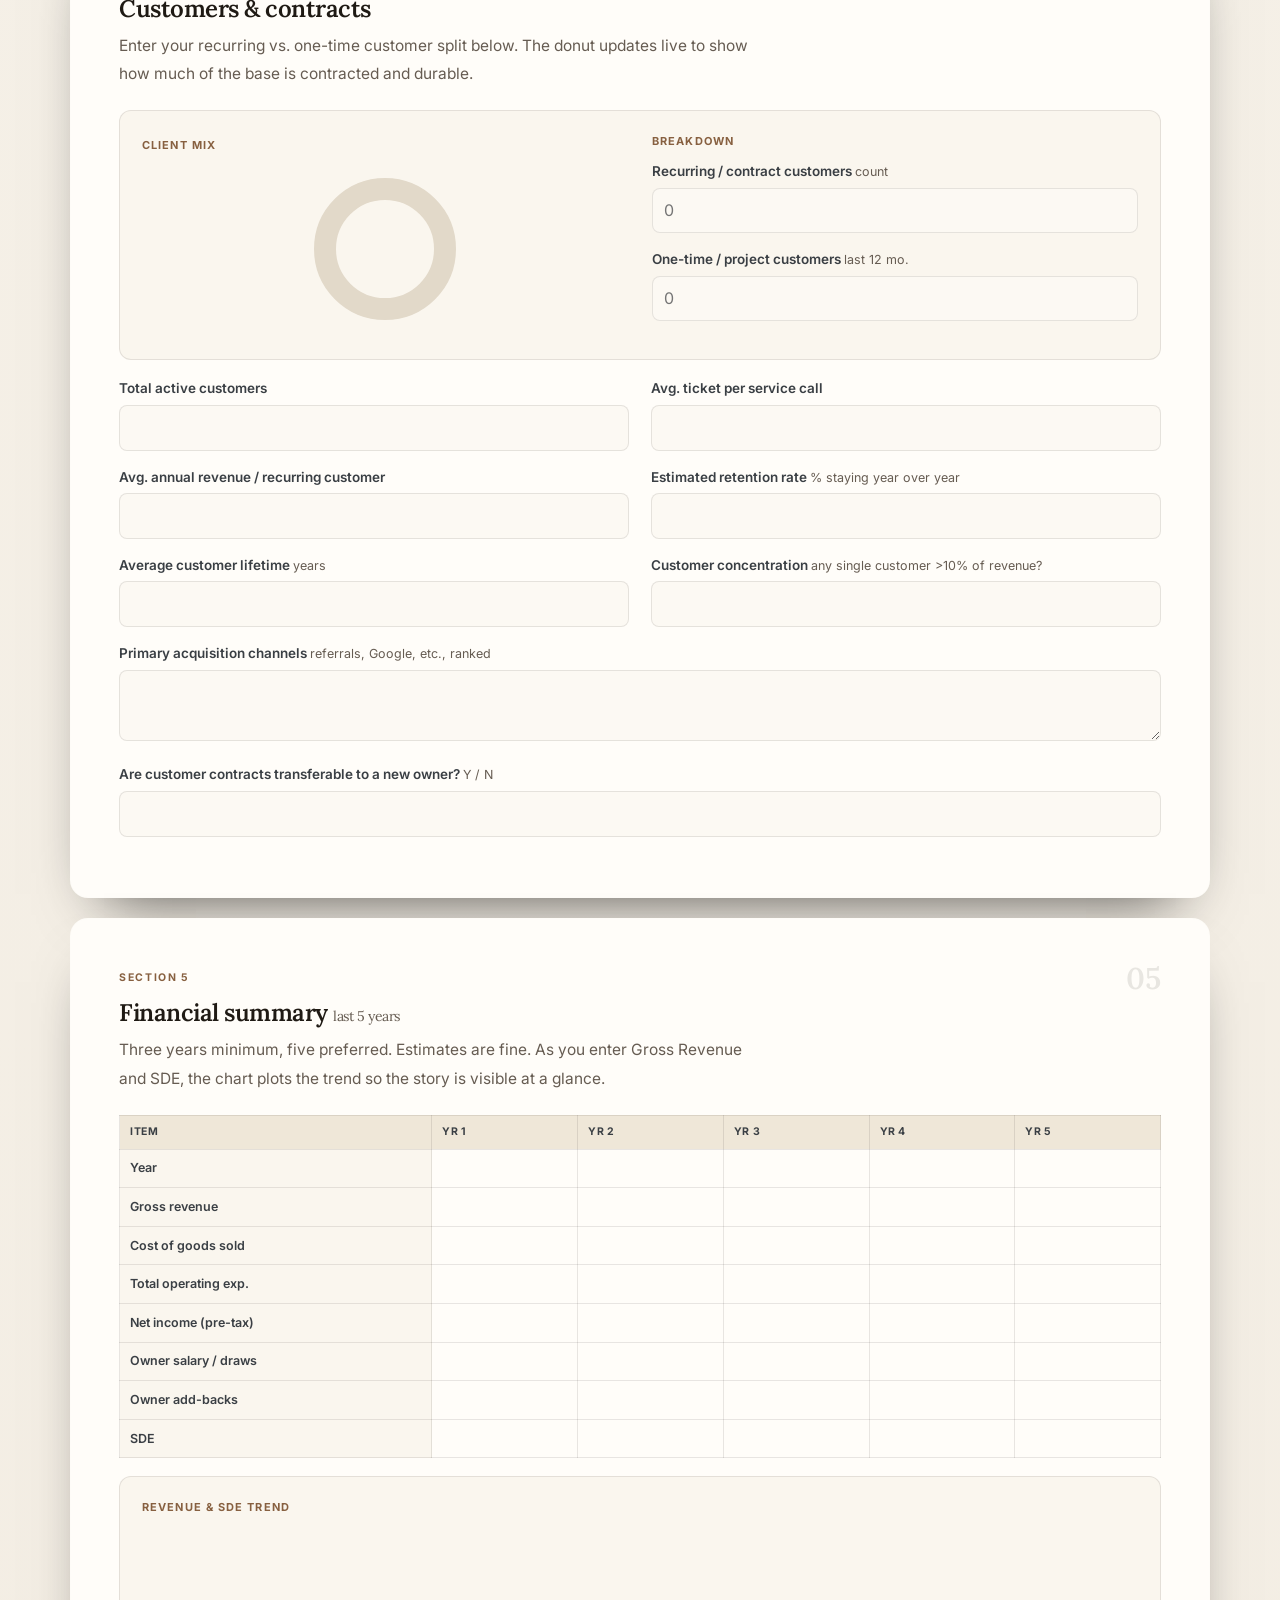
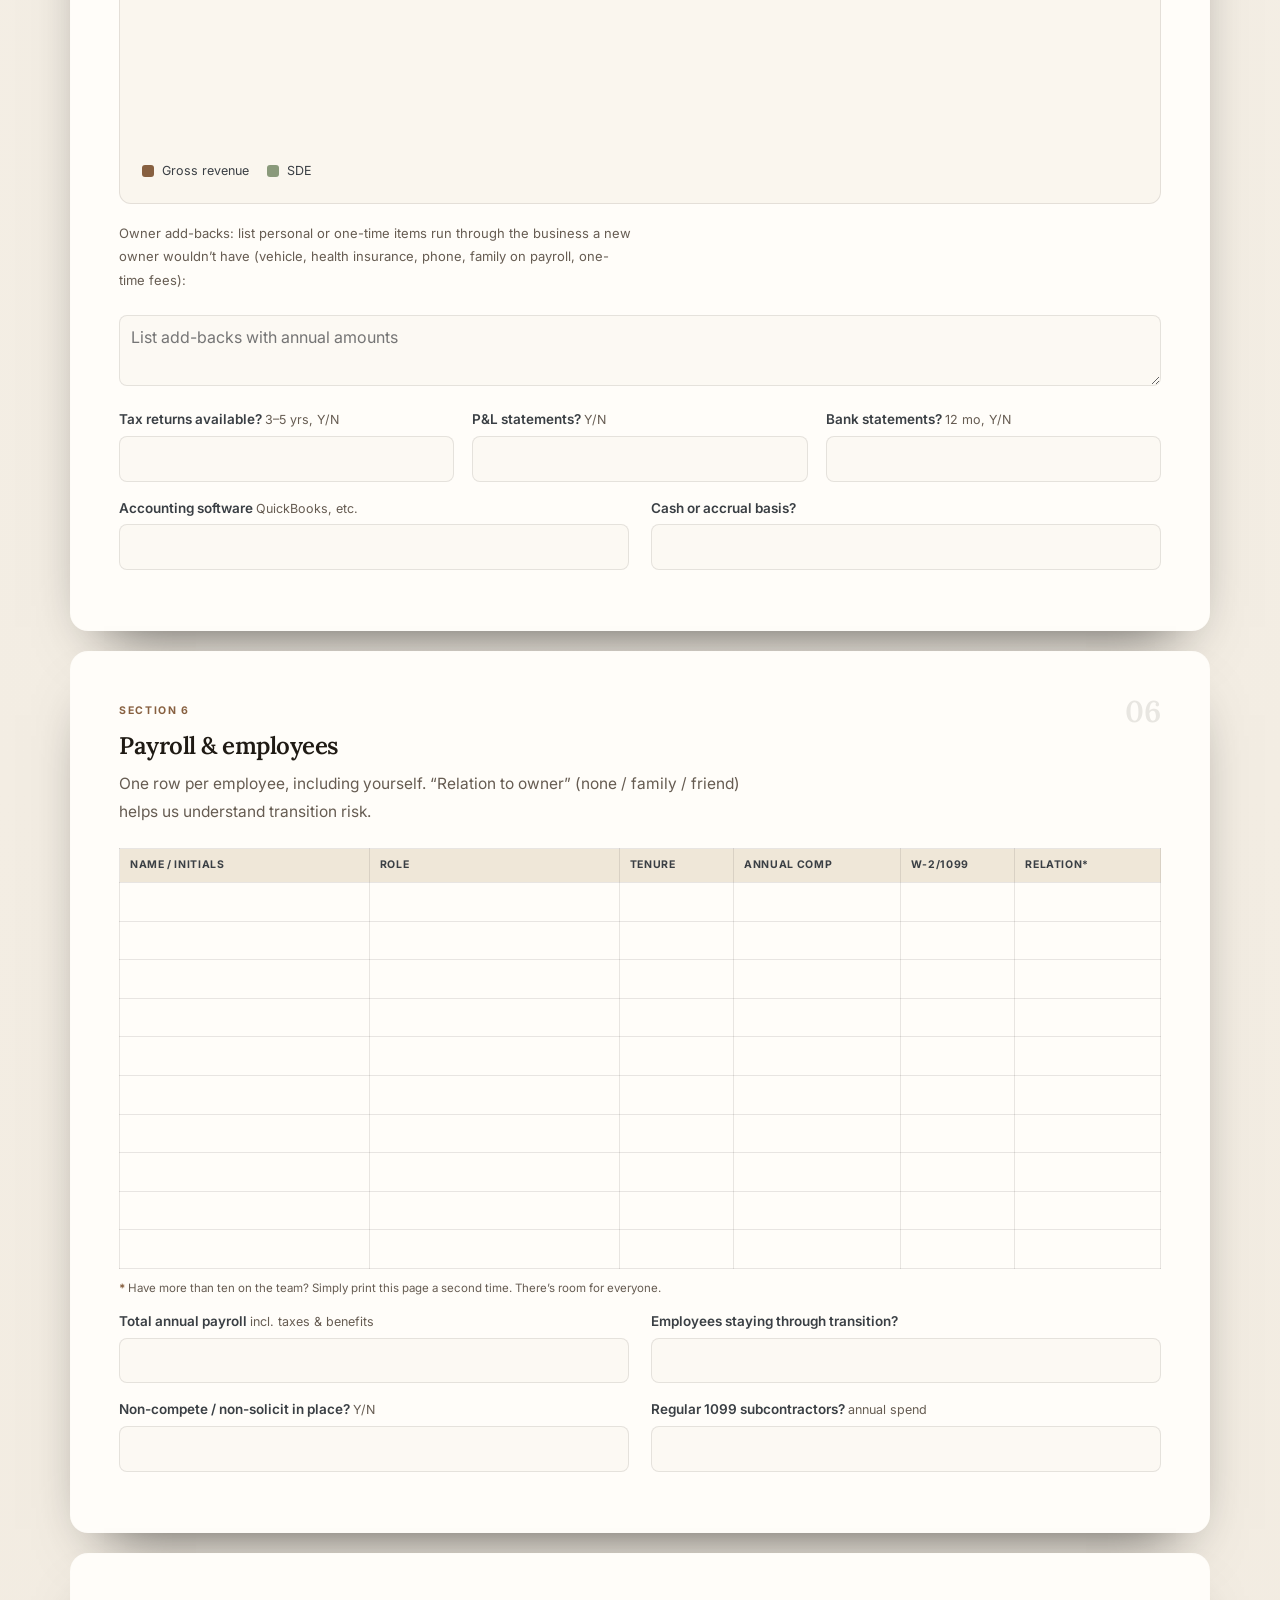
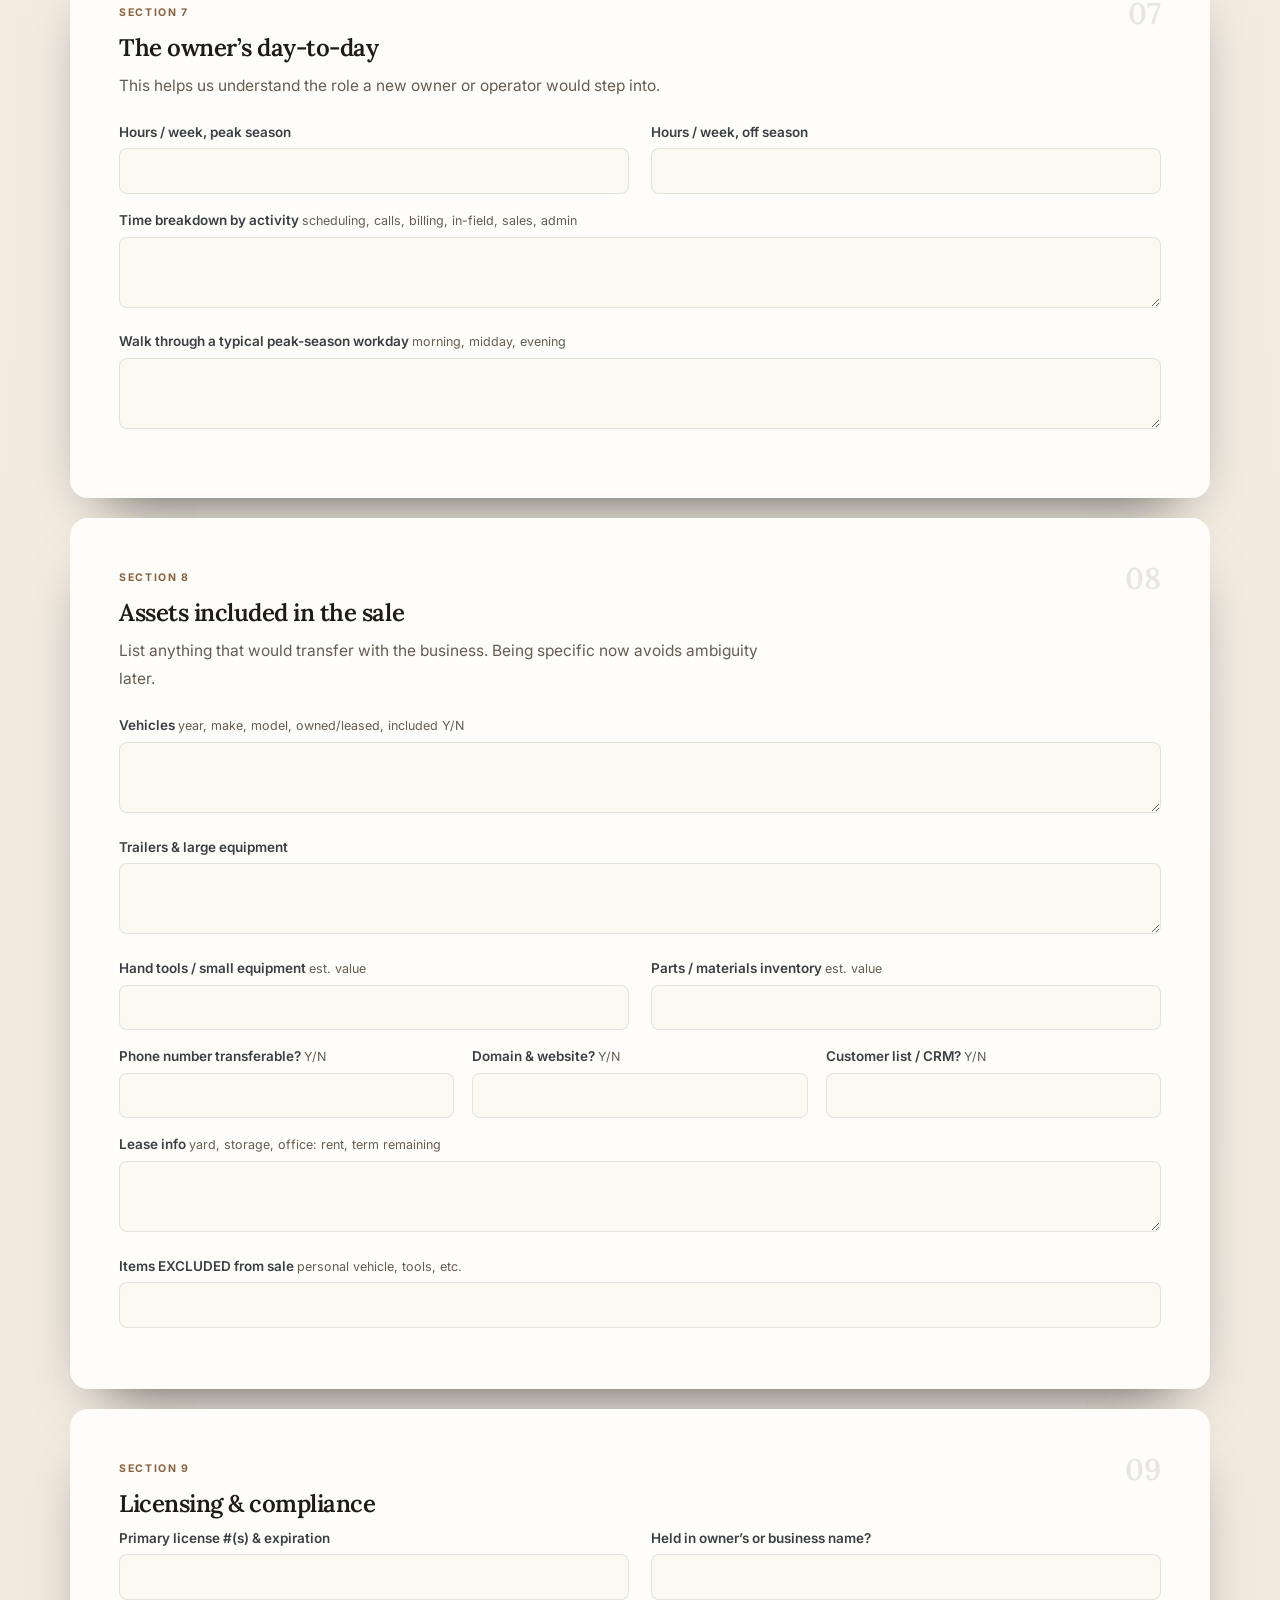
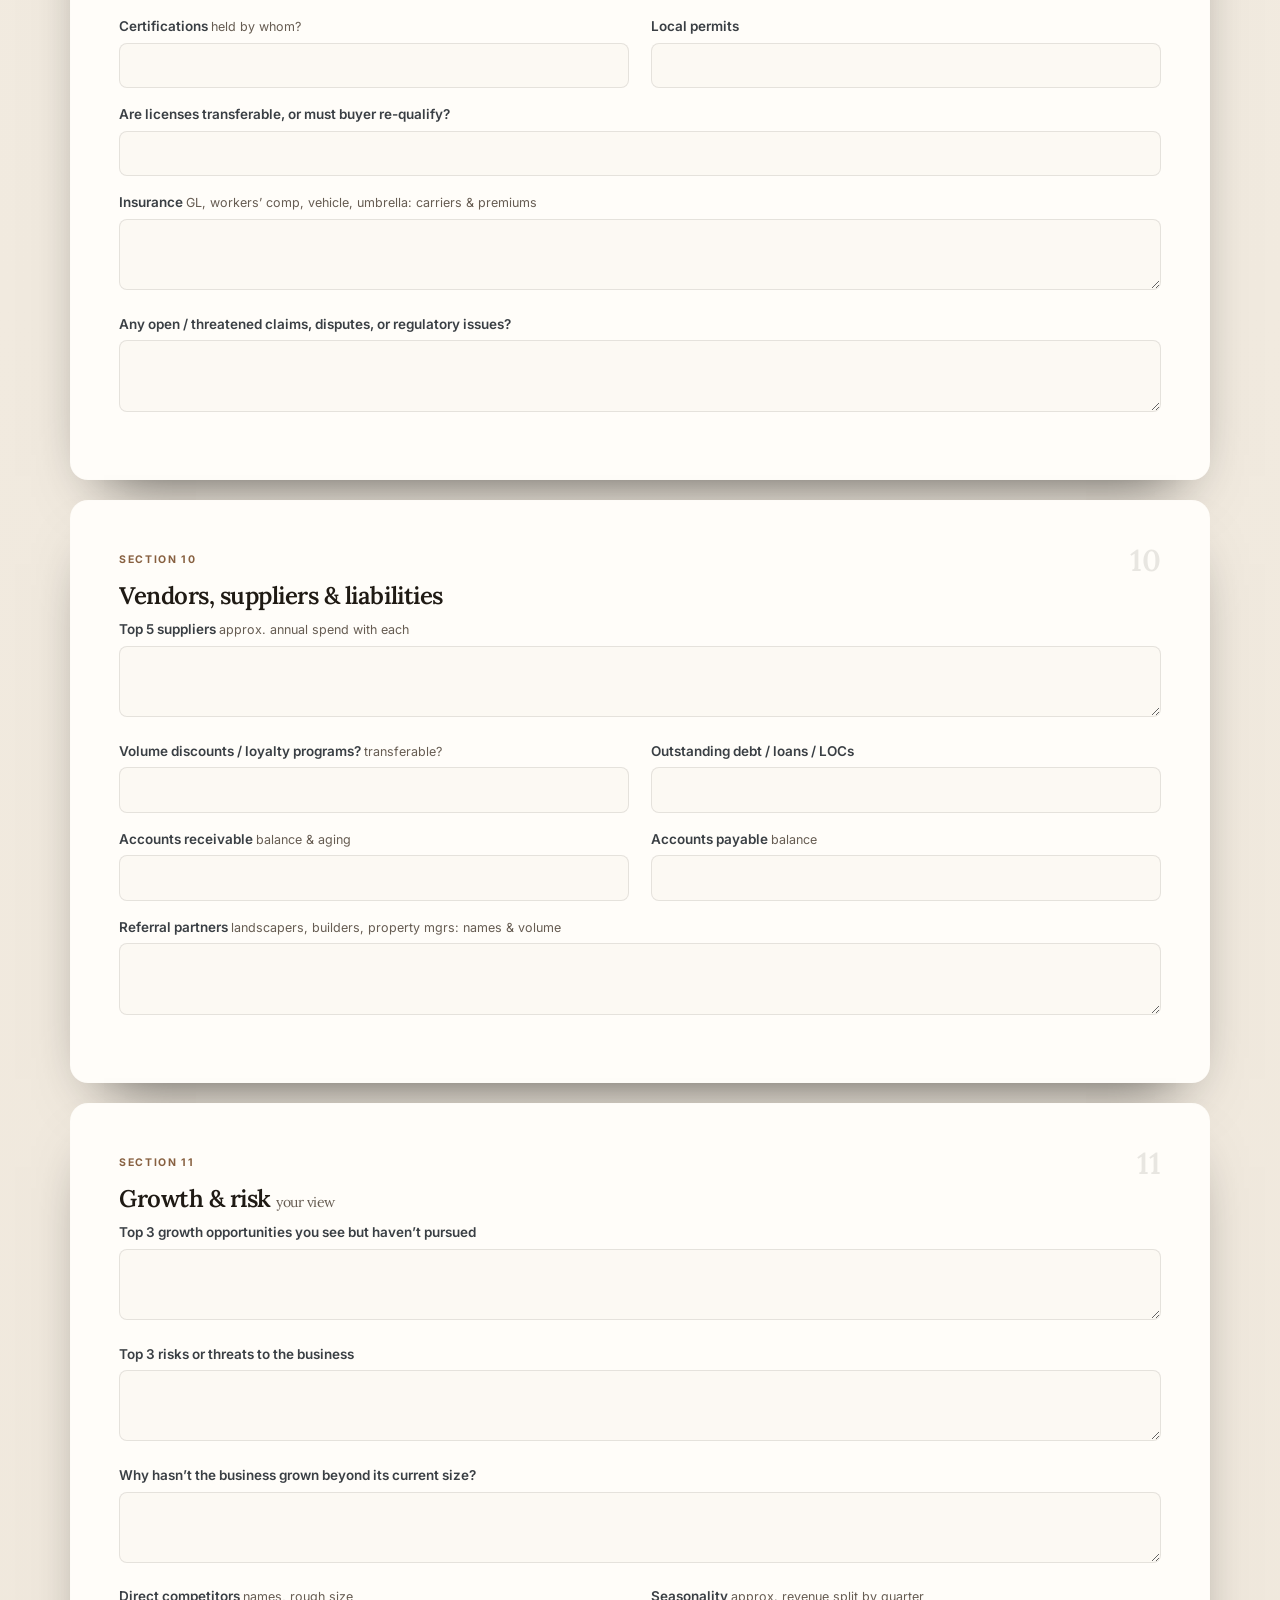
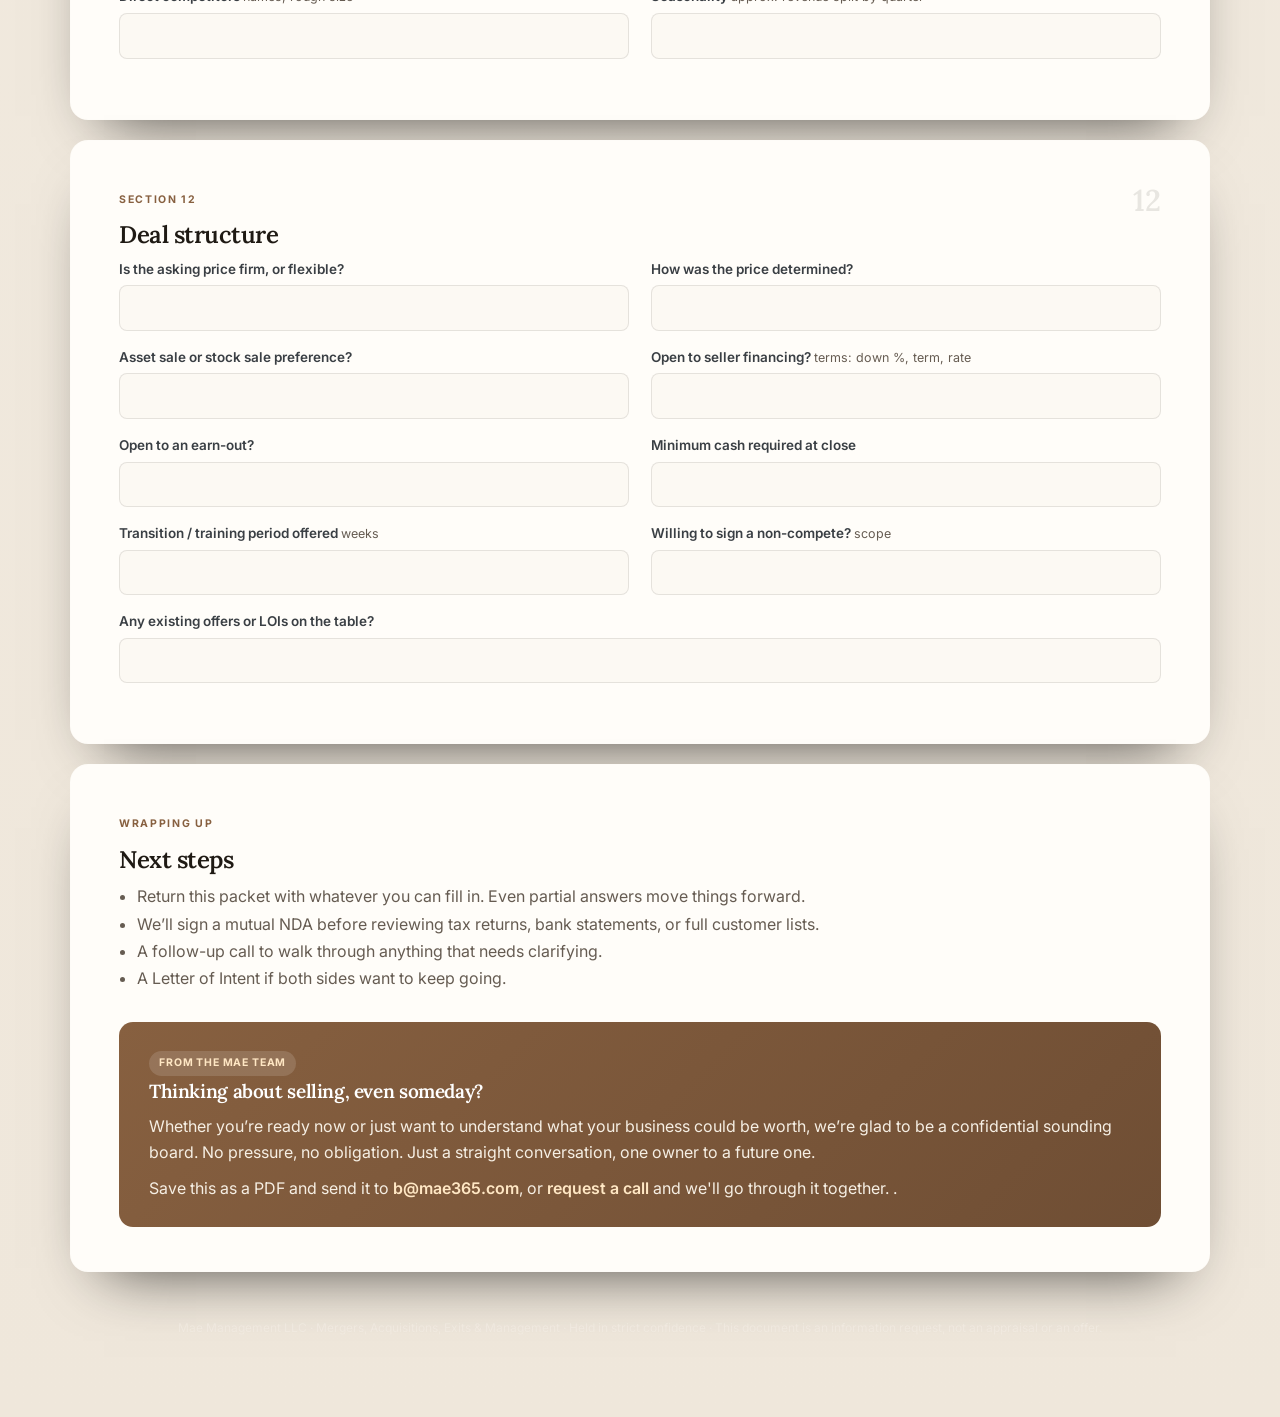
<file: saleprep.html>
<!DOCTYPE html><html lang="en"><head><meta charset="utf-8">
<meta name="viewport" content="width=device-width,initial-scale=1">
<title>Acquisition Information Packet | Mae Management LLC</title>
<link rel="icon" href="favicon.svg" type="image/svg+xml">
<link rel="preconnect" href="https://fonts.googleapis.com"><link rel="preconnect" href="https://fonts.gstatic.com" crossorigin>
<link rel="stylesheet" href="assets/mae.css">
<style>:root{
  --bg:#f5f0e7; --bg-2:#efe7db;
  --surface:rgba(255,255,255,.72); --surface-strong:rgba(255,255,255,.86); --surface-soft:rgba(255,255,255,.54);
  --ink:#1f1a14; --ink-soft:rgba(31,26,20,.78); --muted:#665c52;
  --line:rgba(31,26,20,.10); --line-strong:rgba(31,26,20,.16);
  --accent:#876040; --accent-2:#6b4c31; --accent-3:#526b5c; --accent-wash:rgba(82,107,92,.10);
  --shadow-xl:0 30px 90px rgba(31,26,20,.14); --shadow-lg:0 18px 54px rgba(31,26,20,.10);
  --shadow-md:0 10px 28px rgba(31,26,20,.08); --shadow-sm:0 6px 18px rgba(31,26,20,.06);
  --radius-xl:28px; --radius-lg:22px; --radius-pill:999px;
  --transition:260ms cubic-bezier(.22,1,.36,1);
  --sans:Inter, ui-sans-serif, -apple-system, BlinkMacSystemFont, "Segoe UI", Roboto, Arial, sans-serif;
  --serif:Lora, "Iowan Old Style", "Palatino Linotype", Georgia, serif;
}
html[data-theme="dark"]{
  --bg:#0e100f; --bg-2:#141715;
  --surface:rgba(28,25,23,.76); --surface-strong:rgba(30,27,24,.88); --surface-soft:rgba(255,255,255,.04);
  --ink:rgba(245,240,232,.94); --ink-soft:rgba(245,240,232,.78); --muted:rgba(245,240,232,.62);
  --line:rgba(245,240,232,.12); --line-strong:rgba(245,240,232,.18);
  --accent:#c08a5a; --accent-2:#d1a071; --accent-3:#7e9d8d; --accent-wash:rgba(126,157,141,.12);
  --shadow-xl:0 34px 100px rgba(0,0,0,.45); --shadow-lg:0 24px 72px rgba(0,0,0,.38);
  --shadow-md:0 12px 34px rgba(0,0,0,.28); --shadow-sm:0 6px 18px rgba(0,0,0,.22);
}
*{box-sizing:border-box;margin:0;padding:0}
html{scroll-behavior:smooth}
body{font-family:var(--sans);background:radial-gradient(1100px 600px at 12% -8%, rgba(135,96,64,.14), transparent 58%),radial-gradient(900px 520px at 100% 0%, rgba(82,107,92,.12), transparent 54%),radial-gradient(1100px 700px at 50% 120%, rgba(31,26,20,.08), transparent 60%),linear-gradient(180deg, #0e100f 0%, var(--bg) 26%, var(--bg-2) 100%);color:var(--ink);line-height:1.6;min-height:100vh;-webkit-font-smoothing:antialiased;transition:background-color var(--transition),color var(--transition)}
.wrap{max-width:1180px;margin:0 auto;padding:0 20px}
a{color:inherit;text-decoration:none}
/* ===== Shared header (identical to homepage) ===== */
.topbar{ position:sticky; top:14px; z-index:30; display:flex; align-items:center; justify-content:space-between; gap:20px; flex-wrap:wrap; padding:15px 17px; margin-bottom:26px; margin-top:14px; border:1px solid var(--line); border-radius:22px; background:linear-gradient(180deg, rgba(255,255,255,.16), rgba(255,255,255,.04)), var(--surface); box-shadow:var(--shadow-md); backdrop-filter:blur(14px); -webkit-backdrop-filter:blur(14px); transition: padding var(--transition), transform var(--transition), box-shadow var(--transition), background-color var(--transition), border-color var(--transition); }
.mark{ display:flex; flex-direction:column; gap:4px; min-width:220px; }
.mark .name{ font-family:var(--sans); font-size:12px; font-weight:700; letter-spacing:.18em; text-transform:uppercase; color:var(--ink); }
.mark .sub{ font-family:var(--sans); font-size:12.5px; color:var(--muted); line-height:1.4; }
nav{ display:flex; align-items:center; gap:8px; flex-wrap:wrap; font-family:var(--sans); font-size:13px; }
nav a{ color:var(--muted); padding:10px 12px; border:1px solid transparent; border-radius:var(--radius-pill); font-weight:500; letter-spacing:.01em; transition:color var(--transition), background-color var(--transition), border-color var(--transition), transform var(--transition); }
nav a:hover{ color:var(--ink); background:var(--surface-soft); border-color:var(--line); box-shadow:var(--shadow-sm); transform:translateY(-1px); }
nav a[aria-current="page"]{ color:var(--accent); font-weight:700; }
.rightControls{ display:flex; align-items:center; gap:10px; flex-wrap:wrap; }
.themeToggle{ font-family:var(--sans); display:inline-flex; align-items:center; justify-content:center; gap:8px; min-width:62px; padding:10px 12px; border-radius:var(--radius-pill); border:1px solid var(--line); background:var(--surface-soft); color:var(--ink); font-size:13px; cursor:pointer; user-select:none; box-shadow:var(--shadow-sm); transition: transform var(--transition), border-color var(--transition), box-shadow var(--transition), background-color var(--transition), color var(--transition); }
.themeToggle:hover{ transform:translateY(-1px); border-color:var(--line-strong); box-shadow:var(--shadow-md); }
.themeToggle span{ transition: opacity .16s ease, font-weight .16s ease, transform .16s ease; }
.themeToggle .active{ opacity:1; font-weight:700; transform:translateY(-.5px); }
.themeToggle .inactive{ opacity:.34; font-weight:400; }

:root{--clay:#876040;--clay2:#6f4e34;--paper:#fffdf9;--slate:#3a3f44;--page-ink:var(--ink);}[data-theme="dark"]{--clay:#b8895f;--clay2:#9a6f4c;--paper:#1c1917;--slate:#c9c3ba;}
*{box-sizing:border-box}html{-webkit-print-color-adjust:exact;print-color-adjust:exact}.shell{max-width:1180px;margin:0 auto;padding:0 20px 80px}

.actions{display:flex;align-items:center;justify-content:space-between;gap:12px;flex-wrap:wrap;margin:0 0 6px;padding:2px;}
.actions .lede{color:rgba(245,240,232,.62);font-size:13px;max-width:48ch;}
.actions .btns{display:flex;gap:9px;flex:0 0 auto;}
.btn{font:inherit;font-weight:600;font-size:13.5px;border:0;border-radius:999px;padding:10px 18px;cursor:pointer;text-decoration:none;display:inline-flex;align-items:center;gap:6px;}
.btnP{background:var(--clay);color:#fff;}.btnP:hover{background:var(--clay2);}
.btnG{background:rgba(245,240,232,.08);color:#f0e9da;border:1px solid rgba(245,240,232,.16);}.btnG:hover{background:rgba(245,240,232,.14);}
.page{background:var(--paper);color:var(--ink);margin:20px 0;border:1px solid rgba(245,240,232,.1);border-radius:18px;box-shadow:0 30px 60px -34px rgba(0,0,0,.75);padding:44px 48px;}
@media(max-width:760px){.mark{min-width:0}.shell{padding:0 14px 60px;}.page{padding:30px 22px;}}
.cover{background:linear-gradient(160deg,#241f1b 0%,#33291f 55%,#473726 100%);color:#f3ece0;border:1px solid rgba(245,240,232,.08);padding:56px 48px 50px;}
.cover .mark2{width:60px;height:60px;border-radius:14px;background:var(--clay);display:flex;align-items:center;justify-content:center;color:#fff;font-family:var(--serif);font-size:30px;font-weight:600;margin-bottom:24px;}
.cover h1{font-family:var(--serif);font-weight:600;font-size:clamp(30px,5vw,40px);line-height:1.1;margin:0 0 14px;letter-spacing:-.01em;}
.cover .sub{color:#d8ccb8;font-size:15.5px;max-width:50ch;}
.cover .meta{margin-top:32px;display:grid;grid-template-columns:1fr 1fr;gap:14px 28px;max-width:540px;}
.cover .meta label{display:block;font-size:10.5px;letter-spacing:.14em;text-transform:uppercase;color:#b6a890;margin-bottom:5px;}
.cover .meta input{width:100%;background:rgba(255,255,255,.08);border:0;border-bottom:1.5px solid rgba(255,255,255,.24);color:#fff;font:inherit;font-size:15px;padding:6px 4px;border-radius:4px 4px 0 0;}
.cover .meta input::placeholder{color:rgba(255,255,255,.34);}
.eyebrow{font-size:10.5px;letter-spacing:.16em;text-transform:uppercase;color:var(--clay);font-weight:700;}
.sec-no{float:right;font-family:var(--serif);color:var(--line);font-size:30px;line-height:1;font-weight:600;}
h2{font-family:var(--serif);font-weight:600;font-size:24px;margin:6px 0 4px;color:var(--ink);}
.lead{color:var(--muted);margin:0 0 22px;max-width:64ch;}
.fld{margin:0 0 16px;}
.fld label{display:block;font-size:13.5px;font-weight:600;color:var(--slate);margin-bottom:5px;}
.fld .q{color:var(--muted);font-weight:400;font-size:12.5px;}
.fld input,.fld textarea,.fld select{width:100%;font:inherit;background:#fcf9f3;border:1px solid var(--line);border-radius:8px;padding:9px 11px;color:var(--ink);}
.fld textarea{min-height:60px;resize:vertical;}
.fld input:focus,.fld textarea:focus,.fld select:focus{outline:0;border-color:var(--clay);background:#fff;}
.grid2{display:grid;grid-template-columns:1fr 1fr;gap:0 22px;}
.grid3{display:grid;grid-template-columns:1fr 1fr 1fr;gap:0 18px;}
@media(max-width:620px){.grid2,.grid3{grid-template-columns:1fr;}}
table{width:100%;border-collapse:collapse;margin:6px 0 10px;font-size:13.5px;}
th,td{border:1px solid var(--line);padding:0;text-align:left;}
th{background:#efe7d8;color:var(--slate);font-size:10.5px;letter-spacing:.06em;text-transform:uppercase;padding:8px 10px;font-weight:700;}
td input{width:100%;border:0;background:transparent;font:inherit;padding:8px 10px;color:var(--ink);}
td input:focus{outline:0;background:#fbf6ec;}
td.lbl{padding:8px 10px;background:#faf6ee;font-weight:600;color:var(--slate);font-size:12.5px;}
.fineprint{font-size:11.5px;color:var(--muted);margin:8px 0 0;}
.fineprint .ast{color:var(--clay);font-weight:700;}
.viz{display:grid;grid-template-columns:1fr 1fr;gap:24px;align-items:center;margin:18px 0 6px;background:#faf6ee;border:1px solid var(--line);border-radius:12px;padding:22px;}
@media(max-width:620px){.viz{grid-template-columns:1fr;}}
.viz .cap{font-size:11px;letter-spacing:.1em;text-transform:uppercase;color:var(--clay);font-weight:700;margin-bottom:10px;}
.legend{font-size:12.5px;color:var(--slate);}
.legend .row{display:flex;align-items:center;gap:8px;margin:5px 0;}
.legend .sw{width:12px;height:12px;border-radius:3px;flex:0 0 auto;}
.legend .pct{margin-left:auto;font-variant-numeric:tabular-nums;color:var(--muted);font-weight:600;}
.note{background:linear-gradient(135deg,#876040,#6f4e34);color:#f6efe4;border-radius:14px;padding:26px 30px;margin:30px 0 0;}
.note h3{font-family:var(--serif);font-weight:600;margin:0 0 8px;font-size:19px;color:#fff;}
.note a{color:#ffe7c4;font-weight:600;}
.foot{text-align:center;color:rgba(245,240,232,.5);font-size:12px;padding:26px 0 0;}
.tag{display:inline-block;background:#efe7d8;color:var(--clay2);font-size:10.5px;font-weight:700;letter-spacing:.08em;text-transform:uppercase;padding:4px 10px;border-radius:999px;}
@media print{body{background:#fff !important;}.topbar,.actions,.foot{display:none !important;}.shell{max-width:100%;padding:0;}.page{box-shadow:none;border:0;border-radius:0;margin:0;padding:34px 30px;page-break-after:always;}.cover{page-break-after:always;}.note{break-inside:avoid;}}
[data-theme="light"] .cover{background:linear-gradient(160deg,#fffdf9 0%,#f7f1e7 55%,#efe6d6 100%);color:var(--ink);border:1px solid var(--line)}[data-theme="light"] .cover .sub2,[data-theme="light"] .cover p{color:var(--muted)}[data-theme="light"] .cover .meta input{background:rgba(31,26,20,.03);border-bottom:1.5px solid rgba(31,26,20,.22);color:var(--ink)}[data-theme="light"] .cover .meta input::placeholder{color:var(--muted)}</style></head><body>
<div class="wrap">
<div class="topbar" id="navbar">
    <a class="brand" href="index.html"><span class="brand-mark">M</span><span><span class="brand-word">Mae Management LLC</span><span class="brand-sub" style="display:block">Austin, Texas · Long-term ownership · Private &amp; confidential</span></span></a>
    <div class="rightControls">
      <nav class="primary" aria-label="Primary">
        <a href="index.html#about">About</a>
        <a href="index.html#criteria">Criteria</a>
        <a href="index.html#advantage">Advantage</a>
        <a href="index.html#process">Process</a>
        <a href="resources.html" aria-current="page">Resources</a>
        <a href="transition.html" class="cta">Selling Your Business</a>
      </nav>
      <button class="themeToggle" id="themeToggle" type="button" aria-label="Toggle color theme"><span data-sun>☀</span><span style="opacity:.55">/</span><span data-moon>☾</span></button>
    </div>
  </div></div>
<div class="shell">
<div class="actions"><div class="lede">A fillable working document. Type directly into any field, watch the charts fill in, then save it as a PDF and send it to us. Nothing is submitted automatically.</div><div class="btns"><a class="btn btnG" href="resources.html">← Back to resources</a><button class="btn btnG" onclick="window.print()">Save as PDF</button><button class="btn btnP" id="sendToMae" type="button">Send to Mae</button></div></div>
<section class="page cover">
<div class="mark2">M</div>
<h1>Acquisition Information Packet</h1>
<p class="sub">A simple, confidential walk-through of what a buyer needs to evaluate your business. Estimates and round numbers are perfectly fine. Fill in what you know now, and we can work through the rest together.</p>
<div class="meta">
<div><label>Business name</label><input placeholder="Legal name of the business"></div>
<div><label>Owner / prepared by</label><input placeholder="Your name"></div>
<div><label>Location</label><input placeholder="City, State"></div>
<div><label>Date prepared</label><input placeholder="MM / DD / YYYY"></div>
</div></section>
<section class="page"><span class="sec-no">01</span><span class="eyebrow">Getting started</span>
<h2>How to use this document</h2>
<p class="lead">This mirrors what a broker would normally prepare. Fill in what you can directly. Estimates and round numbers are fine. If a figure needs backup (tax returns, statements), just type “available” and we’ll request it after a mutual NDA. Anything you share is held in strict confidence.</p>
<h2 style="font-size:18px;margin-top:24px">Confirm the basics</h2>
<div class="grid2">
<div class="fld"><label>Legal business name</label><input></div><div class="fld"><label>Owner(s)</label><input></div>
<div class="fld"><label>Location</label><input></div><div class="fld"><label>Service area <span class="q">counties / towns covered</span></label><input></div>
<div class="fld"><label>Customer mix <span class="q">e.g. 80% residential / 20% commercial</span></label><input></div><div class="fld"><label>Employees <span class="q">count, plus owner</span></label><input></div>
<div class="fld"><label>Asking price</label><input></div><div class="fld"><label>Target close / handoff</label><input></div>
</div></section>
<section class="page"><span class="sec-no">02</span><span class="eyebrow">Section 2</span><h2>Business basics</h2>
<div class="grid2">
<div class="fld"><label>Year established</label><input></div><div class="fld"><label>Year LLC formed <span class="q">if different</span></label><input></div>
<div class="fld"><label>Business address</label><input></div><div class="fld"><label>Other locations</label><input></div>
<div class="fld"><label>Business phone</label><input></div><div class="fld"><label>Business email</label><input></div>
<div class="fld"><label>Website URL</label><input></div><div class="fld"><label>Google Business Profile</label><input></div>
</div>
<div class="fld"><label>Social media handles <span class="q">Facebook, Instagram, etc.</span></label><input></div>
<div class="fld"><label>Brief history <span class="q">2 to 3 sentences: founding story, how it grew</span></label><textarea></textarea></div>
<div class="grid2"><div class="fld"><label>Reason for selling</label><textarea></textarea></div><div class="fld"><label>Plans after the sale <span class="q">retiring, relocating, new venture</span></label><textarea></textarea></div></div>
</section>
<section class="page"><span class="sec-no">03</span><span class="eyebrow">Section 3</span><h2>Services offered</h2>
<p class="lead">List each service line and the approximate share of annual revenue it represents. The chart fills in as you type, a quick visual of where the revenue comes from.</p>
<table id="svcTable"><thead><tr><th style="width:54%">Service line</th><th style="width:23%">% of revenue</th><th style="width:23%">Recurring? (Y/N)</th></tr></thead><tbody>
<tr><td><input data-svc="name" placeholder="e.g. installation"></td><td><input data-svc="pct" type="number" min="0" max="100" oninput="maeSvc()" placeholder="%"></td><td><input data-svc="rec" placeholder="Y / N"></td></tr>
<tr><td><input data-svc="name" placeholder=""></td><td><input data-svc="pct" type="number" min="0" max="100" oninput="maeSvc()" placeholder="%"></td><td><input data-svc="rec" placeholder="Y / N"></td></tr>
<tr><td><input data-svc="name" placeholder=""></td><td><input data-svc="pct" type="number" min="0" max="100" oninput="maeSvc()" placeholder="%"></td><td><input data-svc="rec" placeholder="Y / N"></td></tr>
<tr><td><input data-svc="name" placeholder=""></td><td><input data-svc="pct" type="number" min="0" max="100" oninput="maeSvc()" placeholder="%"></td><td><input data-svc="rec" placeholder="Y / N"></td></tr>
<tr><td><input data-svc="name" placeholder=""></td><td><input data-svc="pct" type="number" min="0" max="100" oninput="maeSvc()" placeholder="%"></td><td><input data-svc="rec" placeholder="Y / N"></td></tr>
<tr><td><input data-svc="name" placeholder=""></td><td><input data-svc="pct" type="number" min="0" max="100" oninput="maeSvc()" placeholder="%"></td><td><input data-svc="rec" placeholder="Y / N"></td></tr>
</tbody></table>
<div class="viz"><div><div class="cap">Revenue by service line</div><svg id="svcChart" viewBox="0 0 300 170" width="100%" height="170" role="img"></svg></div><div><div class="cap">Share</div><div class="legend" id="svcLegend"><div class="row" style="color:var(--muted)">Enter percentages to see the breakdown.</div></div></div></div>
</section>
<section class="page"><span class="sec-no">04</span><span class="eyebrow">Section 4</span><h2>Customers &amp; contracts</h2>
<p class="lead">Enter your recurring vs. one-time customer split below. The donut updates live to show how much of the base is contracted and durable.</p>
<div class="viz"><div><div class="cap">Client mix</div><svg id="mixChart" viewBox="0 0 170 170" width="170" height="170" role="img" style="display:block;margin:0 auto"></svg></div>
<div><div class="cap">Breakdown</div><div class="fld"><label>Recurring / contract customers <span class="q">count</span></label><input id="mixRec" type="number" min="0" oninput="maeMix()" placeholder="0"></div><div class="fld"><label>One-time / project customers <span class="q">last 12 mo.</span></label><input id="mixOne" type="number" min="0" oninput="maeMix()" placeholder="0"></div><div class="legend" id="mixLegend"></div></div></div>
<div class="grid2" style="margin-top:18px">
<div class="fld"><label>Total active customers</label><input></div><div class="fld"><label>Avg. ticket per service call</label><input></div>
<div class="fld"><label>Avg. annual revenue / recurring customer</label><input></div><div class="fld"><label>Estimated retention rate <span class="q">% staying year over year</span></label><input></div>
<div class="fld"><label>Average customer lifetime <span class="q">years</span></label><input></div><div class="fld"><label>Customer concentration <span class="q">any single customer >10% of revenue?</span></label><input></div>
</div>
<div class="fld"><label>Primary acquisition channels <span class="q">referrals, Google, etc., ranked</span></label><textarea></textarea></div>
<div class="fld"><label>Are customer contracts transferable to a new owner? <span class="q">Y / N</span></label><input></div>
</section>
<section class="page"><span class="sec-no">05</span><span class="eyebrow">Section 5</span><h2>Financial summary <span style="font-size:14px;color:var(--muted);font-weight:400">last 5 years</span></h2>
<p class="lead">Three years minimum, five preferred. Estimates are fine. As you enter Gross Revenue and SDE, the chart plots the trend so the story is visible at a glance.</p>
<table id="finTable"><thead><tr><th style="width:30%">Item</th><th>Yr 1</th><th>Yr 2</th><th>Yr 3</th><th>Yr 4</th><th>Yr 5</th></tr></thead><tbody>
<tr><td class="lbl">Year</td><td><input data-fin="year" data-y="0"></td><td><input data-fin="year" data-y="1"></td><td><input data-fin="year" data-y="2"></td><td><input data-fin="year" data-y="3"></td><td><input data-fin="year" data-y="4"></td></tr>
<tr><td class="lbl">Gross revenue</td><td><input data-fin="rev" data-y="0" oninput="maeFin()"></td><td><input data-fin="rev" data-y="1" oninput="maeFin()"></td><td><input data-fin="rev" data-y="2" oninput="maeFin()"></td><td><input data-fin="rev" data-y="3" oninput="maeFin()"></td><td><input data-fin="rev" data-y="4" oninput="maeFin()"></td></tr>
<tr><td class="lbl">Cost of goods sold</td><td><input data-fin="cogs" data-y="0"></td><td><input data-fin="cogs" data-y="1"></td><td><input data-fin="cogs" data-y="2"></td><td><input data-fin="cogs" data-y="3"></td><td><input data-fin="cogs" data-y="4"></td></tr>
<tr><td class="lbl">Total operating exp.</td><td><input data-fin="opex" data-y="0"></td><td><input data-fin="opex" data-y="1"></td><td><input data-fin="opex" data-y="2"></td><td><input data-fin="opex" data-y="3"></td><td><input data-fin="opex" data-y="4"></td></tr>
<tr><td class="lbl">Net income (pre-tax)</td><td><input data-fin="ni" data-y="0"></td><td><input data-fin="ni" data-y="1"></td><td><input data-fin="ni" data-y="2"></td><td><input data-fin="ni" data-y="3"></td><td><input data-fin="ni" data-y="4"></td></tr>
<tr><td class="lbl">Owner salary / draws</td><td><input data-fin="owner" data-y="0"></td><td><input data-fin="owner" data-y="1"></td><td><input data-fin="owner" data-y="2"></td><td><input data-fin="owner" data-y="3"></td><td><input data-fin="owner" data-y="4"></td></tr>
<tr><td class="lbl">Owner add-backs</td><td><input data-fin="addb" data-y="0"></td><td><input data-fin="addb" data-y="1"></td><td><input data-fin="addb" data-y="2"></td><td><input data-fin="addb" data-y="3"></td><td><input data-fin="addb" data-y="4"></td></tr>
<tr><td class="lbl">SDE</td><td><input data-fin="sde" data-y="0" oninput="maeFin()"></td><td><input data-fin="sde" data-y="1" oninput="maeFin()"></td><td><input data-fin="sde" data-y="2" oninput="maeFin()"></td><td><input data-fin="sde" data-y="3" oninput="maeFin()"></td><td><input data-fin="sde" data-y="4" oninput="maeFin()"></td></tr>
</tbody></table>
<div class="viz"><div style="grid-column:1 / -1"><div class="cap">Revenue &amp; SDE trend</div><svg id="finChart" viewBox="0 0 560 220" width="100%" height="220" role="img"></svg><div class="legend" style="display:flex;gap:18px;margin-top:6px"><div class="row" style="margin:0"><span class="sw" style="background:#876040"></span>Gross revenue</div><div class="row" style="margin:0"><span class="sw" style="background:#8a9a7b"></span>SDE</div></div></div></div>
<p class="lead" style="margin-top:18px;font-size:13px">Owner add-backs: list personal or one-time items run through the business a new owner wouldn’t have (vehicle, health insurance, phone, family on payroll, one-time fees):</p>
<div class="fld"><textarea placeholder="List add-backs with annual amounts"></textarea></div>
<div class="grid3"><div class="fld"><label>Tax returns available? <span class="q">3–5 yrs, Y/N</span></label><input></div><div class="fld"><label>P&amp;L statements? <span class="q">Y/N</span></label><input></div><div class="fld"><label>Bank statements? <span class="q">12 mo, Y/N</span></label><input></div></div>
<div class="grid2"><div class="fld"><label>Accounting software <span class="q">QuickBooks, etc.</span></label><input></div><div class="fld"><label>Cash or accrual basis?</label><input></div></div>
</section>
<section class="page"><span class="sec-no">06</span><span class="eyebrow">Section 6</span><h2>Payroll &amp; employees</h2>
<p class="lead">One row per employee, including yourself. “Relation to owner” (none / family / friend) helps us understand transition risk.</p>
<table><thead><tr><th>Name / initials</th><th>Role</th><th style="width:11%">Tenure</th><th style="width:16%">Annual comp</th><th style="width:11%">W-2/1099</th><th style="width:14%">Relation*</th></tr></thead><tbody>
<tr><td><input></td><td><input></td><td><input></td><td><input></td><td><input></td><td><input></td></tr>
<tr><td><input></td><td><input></td><td><input></td><td><input></td><td><input></td><td><input></td></tr>
<tr><td><input></td><td><input></td><td><input></td><td><input></td><td><input></td><td><input></td></tr>
<tr><td><input></td><td><input></td><td><input></td><td><input></td><td><input></td><td><input></td></tr>
<tr><td><input></td><td><input></td><td><input></td><td><input></td><td><input></td><td><input></td></tr>
<tr><td><input></td><td><input></td><td><input></td><td><input></td><td><input></td><td><input></td></tr>
<tr><td><input></td><td><input></td><td><input></td><td><input></td><td><input></td><td><input></td></tr>
<tr><td><input></td><td><input></td><td><input></td><td><input></td><td><input></td><td><input></td></tr>
<tr><td><input></td><td><input></td><td><input></td><td><input></td><td><input></td><td><input></td></tr>
<tr><td><input></td><td><input></td><td><input></td><td><input></td><td><input></td><td><input></td></tr>
</tbody></table>
<p class="fineprint"><span class="ast">*</span> Have more than ten on the team? Simply print this page a second time. There’s room for everyone.</p>
<div class="grid2" style="margin-top:14px"><div class="fld"><label>Total annual payroll <span class="q">incl. taxes &amp; benefits</span></label><input></div><div class="fld"><label>Employees staying through transition?</label><input></div></div>
<div class="grid2"><div class="fld"><label>Non-compete / non-solicit in place? <span class="q">Y/N</span></label><input></div><div class="fld"><label>Regular 1099 subcontractors? <span class="q">annual spend</span></label><input></div></div>
</section>
<section class="page"><span class="sec-no">07</span><span class="eyebrow">Section 7</span><h2>The owner’s day-to-day</h2>
<p class="lead">This helps us understand the role a new owner or operator would step into.</p>
<div class="grid2"><div class="fld"><label>Hours / week, peak season</label><input></div><div class="fld"><label>Hours / week, off season</label><input></div></div>
<div class="fld"><label>Time breakdown by activity <span class="q">scheduling, calls, billing, in-field, sales, admin</span></label><textarea></textarea></div>
<div class="fld"><label>Walk through a typical peak-season workday <span class="q">morning, midday, evening</span></label><textarea></textarea></div>
</section>
<section class="page"><span class="sec-no">08</span><span class="eyebrow">Section 8</span><h2>Assets included in the sale</h2>
<p class="lead">List anything that would transfer with the business. Being specific now avoids ambiguity later.</p>
<div class="fld"><label>Vehicles <span class="q">year, make, model, owned/leased, included Y/N</span></label><textarea></textarea></div>
<div class="fld"><label>Trailers &amp; large equipment</label><textarea></textarea></div>
<div class="grid2"><div class="fld"><label>Hand tools / small equipment <span class="q">est. value</span></label><input></div><div class="fld"><label>Parts / materials inventory <span class="q">est. value</span></label><input></div></div>
<div class="grid3"><div class="fld"><label>Phone number transferable? <span class="q">Y/N</span></label><input></div><div class="fld"><label>Domain &amp; website? <span class="q">Y/N</span></label><input></div><div class="fld"><label>Customer list / CRM? <span class="q">Y/N</span></label><input></div></div>
<div class="fld"><label>Lease info <span class="q">yard, storage, office: rent, term remaining</span></label><textarea></textarea></div>
<div class="fld"><label>Items EXCLUDED from sale <span class="q">personal vehicle, tools, etc.</span></label><input></div>
</section>
<section class="page"><span class="sec-no">09</span><span class="eyebrow">Section 9</span><h2>Licensing &amp; compliance</h2>
<div class="grid2"><div class="fld"><label>Primary license #(s) &amp; expiration</label><input></div><div class="fld"><label>Held in owner’s or business name?</label><input></div></div>
<div class="grid2"><div class="fld"><label>Certifications <span class="q">held by whom?</span></label><input></div><div class="fld"><label>Local permits</label><input></div></div>
<div class="fld"><label>Are licenses transferable, or must buyer re-qualify?</label><input></div>
<div class="fld"><label>Insurance <span class="q">GL, workers’ comp, vehicle, umbrella: carriers &amp; premiums</span></label><textarea></textarea></div>
<div class="fld"><label>Any open / threatened claims, disputes, or regulatory issues?</label><textarea></textarea></div>
</section>
<section class="page"><span class="sec-no">10</span><span class="eyebrow">Section 10</span><h2>Vendors, suppliers &amp; liabilities</h2>
<div class="fld"><label>Top 5 suppliers <span class="q">approx. annual spend with each</span></label><textarea></textarea></div>
<div class="grid2"><div class="fld"><label>Volume discounts / loyalty programs? <span class="q">transferable?</span></label><input></div><div class="fld"><label>Outstanding debt / loans / LOCs</label><input></div></div>
<div class="grid2"><div class="fld"><label>Accounts receivable <span class="q">balance &amp; aging</span></label><input></div><div class="fld"><label>Accounts payable <span class="q">balance</span></label><input></div></div>
<div class="fld"><label>Referral partners <span class="q">landscapers, builders, property mgrs: names &amp; volume</span></label><textarea></textarea></div>
</section>
<section class="page"><span class="sec-no">11</span><span class="eyebrow">Section 11</span><h2>Growth &amp; risk <span style="font-size:14px;color:var(--muted);font-weight:400">your view</span></h2>
<div class="fld"><label>Top 3 growth opportunities you see but haven’t pursued</label><textarea></textarea></div>
<div class="fld"><label>Top 3 risks or threats to the business</label><textarea></textarea></div>
<div class="fld"><label>Why hasn’t the business grown beyond its current size?</label><textarea></textarea></div>
<div class="grid2"><div class="fld"><label>Direct competitors <span class="q">names, rough size</span></label><input></div><div class="fld"><label>Seasonality <span class="q">approx. revenue split by quarter</span></label><input></div></div>
</section>
<section class="page"><span class="sec-no">12</span><span class="eyebrow">Section 12</span><h2>Deal structure</h2>
<div class="grid2"><div class="fld"><label>Is the asking price firm, or flexible?</label><input></div><div class="fld"><label>How was the price determined?</label><input></div></div>
<div class="grid2"><div class="fld"><label>Asset sale or stock sale preference?</label><input></div><div class="fld"><label>Open to seller financing? <span class="q">terms: down %, term, rate</span></label><input></div></div>
<div class="grid2"><div class="fld"><label>Open to an earn-out?</label><input></div><div class="fld"><label>Minimum cash required at close</label><input></div></div>
<div class="grid2"><div class="fld"><label>Transition / training period offered <span class="q">weeks</span></label><input></div><div class="fld"><label>Willing to sign a non-compete? <span class="q">scope</span></label><input></div></div>
<div class="fld"><label>Any existing offers or LOIs on the table?</label><input></div>
</section>
<section class="page"><span class="eyebrow">Wrapping up</span><h2>Next steps</h2>
<ul style="color:var(--muted);line-height:1.7;padding-left:18px">
<li>Return this packet with whatever you can fill in. Even partial answers move things forward.</li>
<li>We’ll sign a mutual NDA before reviewing tax returns, bank statements, or full customer lists.</li>
<li>A follow-up call to walk through anything that needs clarifying.</li>
<li>A Letter of Intent if both sides want to keep going.</li>
</ul>
<div class="note"><span class="tag" style="background:#ffffff22;color:#ffe7c4">From the Mae team</span><h3>Thinking about selling, even someday?</h3><p style="margin:0 0 4px">Whether you’re ready now or just want to understand what your business could be worth, we’re glad to be a confidential sounding board. No pressure, no obligation. Just a straight conversation, one owner to a future one.</p><p style="margin:10px 0 0">Save this as a PDF and send it to <a href="mailto:b@mae365.com">b@mae365.com</a>, or <a href="#" id="requestCall">request a call</a> and we'll go through it together. .</p></div>
</section>
<p class="foot">Mae Management LLC · Mergers, Acquisitions, Exits &amp; Management · Held in strict confidence · This document is an information request, not an appraisal or an offer.</p>
</div>
<script src="assets/mae.js"></script>
<script>

(function(){
  
  })();

var MAE_PAL=["#876040","#8a9a7b","#b08850","#6f4e34","#a8b39a","#c9a06a"];
function $$(s,ctx){return Array.prototype.slice.call((ctx||document).querySelectorAll(s));}
function esc(s){return String(s).replace(/[&<>]/g,function(c){return c==="&"?"&amp;":c==="<"?"&lt;":"&gt;";});}
function maeSvc(){
 var rows=$$("#svcTable tbody tr"),data=[];
 rows.forEach(function(r){var n=r.querySelector('[data-svc="name"]').value.trim();var p=parseFloat(r.querySelector('[data-svc="pct"]').value)||0;if(p>0)data.push({n:n||"—",p:p});});
 var svg=document.getElementById("svcChart"),leg=document.getElementById("svcLegend");
 if(!data.length){svg.innerHTML="";leg.innerHTML='<div class="row" style="color:var(--muted)">Enter percentages to see the breakdown.</div>';return;}
 var max=Math.max.apply(null,data.map(function(d){return d.p;}));var bw=300,bh=170,n=data.length,gap=10,h=(bh-gap*(n+1))/n,s="";var lg="";
 data.forEach(function(d,i){var w=(d.p/Math.max(max,1))*(bw-70);var y=gap+i*(h+gap);s+='<rect x="0" y="'+y+'" width="'+Math.max(w,2)+'" height="'+h+'" rx="3" fill="'+MAE_PAL[i%MAE_PAL.length]+'"></rect>';s+='<text x="'+(Math.max(w,2)+6)+'" y="'+(y+h/2+4)+'" font-size="12" fill="#2a2622">'+d.p+'%</text>';lg+='<div class="row"><span class="sw" style="background:'+MAE_PAL[i%MAE_PAL.length]+'"></span>'+esc(d.n)+'<span class="pct">'+d.p+'%</span></div>';});
 svg.innerHTML=s;leg.innerHTML=lg;
}
function maeMix(){
 var rec=parseFloat(document.getElementById("mixRec").value)||0;var one=parseFloat(document.getElementById("mixOne").value)||0;var tot=rec+one;
 var svg=document.getElementById("mixChart"),leg=document.getElementById("mixLegend");
 if(tot<=0){svg.innerHTML='<circle cx="85" cy="85" r="60" fill="none" stroke="#e2d9c9" stroke-width="22"></circle>';leg.innerHTML="";return;}
 var rp=rec/tot,cx=85,cy=85,r=60,C=2*Math.PI*r;var seg=[{v:rp,c:"#876040"},{v:1-rp,c:"#8a9a7b"}];
 var s='',off=0;seg.forEach(function(g){var len=g.v*C;s+='<circle cx="'+cx+'" cy="'+cy+'" r="'+r+'" fill="none" stroke="'+g.c+'" stroke-width="22" stroke-dasharray="'+len+' '+(C-len)+'" stroke-dashoffset="'+(-off)+'" transform="rotate(-90 '+cx+' '+cy+')"></circle>';off+=len;});
 s+='<text x="85" y="80" text-anchor="middle" font-size="22" font-weight="700" fill="#2a2622">'+Math.round(rp*100)+'%</text>';s+='<text x="85" y="98" text-anchor="middle" font-size="9" letter-spacing="1" fill="#6b635a">RECURRING</text>';
 svg.innerHTML=s;
 leg.innerHTML='<div class="row"><span class="sw" style="background:#876040"></span>Recurring / contract<span class="pct">'+rec+'</span></div><div class="row"><span class="sw" style="background:#8a9a7b"></span>One-time / project<span class="pct">'+one+'</span></div>';
}
function maeFin(){
 function row(k){return $$('[data-fin="'+k+'"]').map(function(el){return parseFloat(String(el.value).replace(/[^0-9.\-]/g,""))||0;});}
 var yr=$$('[data-fin="year"]').map(function(el){return el.value.trim();});var rev=row("rev"),sde=row("sde");
 var svg=document.getElementById("finChart");var max=Math.max.apply(null,rev.concat(sde).concat([1]));
 var W=560,H=220,pad=28,n=5,gw=(W-pad*2)/n,bw=gw*0.30;var s='';
 s+='<line x1="'+pad+'" y1="'+(H-pad)+'" x2="'+(W-pad)+'" y2="'+(H-pad)+'" stroke="#e2d9c9"></line>';
 for(var i=0;i<n;i++){var x0=pad+i*gw+gw/2;var rv=rev[i]||0,sd=sde[i]||0;
  var rh=(rv/max)*(H-pad*2),sh=(sd/max)*(H-pad*2);
  s+='<rect x="'+(x0-bw-3)+'" y="'+(H-pad-rh)+'" width="'+bw+'" height="'+rh+'" rx="2" fill="#876040"></rect>';
  s+='<rect x="'+(x0+3)+'" y="'+(H-pad-sh)+'" width="'+bw+'" height="'+sh+'" rx="2" fill="#8a9a7b"></rect>';
  s+='<text x="'+x0+'" y="'+(H-pad+14)+'" text-anchor="middle" font-size="11" fill="#6b635a">'+(yr[i]||("Yr "+(i+1)))+'</text>';
 }
 svg.innerHTML=s;
}
document.addEventListener("DOMContentLoaded",function(){maeMix();});

(function(){
  function g(id){var e=document.getElementById(id);return e?e.value.trim():"";}
  function bizName(){var els=document.querySelectorAll("input,textarea");for(var i=0;i<els.length;i++){var ph=(els[i].placeholder||"")+" "+(els[i].getAttribute("aria-label")||"");if(/business name/i.test(ph)&&els[i].value.trim())return els[i].value.trim();}return "";}
  var b=document.getElementById("sendToMae");
  if(b)b.addEventListener("click",function(){var n=bizName();var subj="Information packet | Mae"+(n?" | "+n:"");var body=["Hello,","","Please find attached my completed Acquisition Information Packet"+(n?" for "+n:"")+".","","(Before sending: on the packet page use Print > Save as PDF, then attach the PDF to this email.)","","A few things worth knowing before we talk:","- What matters most to me in a transition (team, customers, legacy, price, timing):","- Sections of the packet I would like to walk through together:","- Questions I have for Mae:","","Best days and times to reach me:","","Regards,","[Your name]","[Phone]"].join("\n");window.location.href="mailto:b@mae365.com?subject="+encodeURIComponent(subj)+"&body="+encodeURIComponent(body);});
  var r=document.getElementById("requestCall");
  if(r)r.addEventListener("click",function(e){e.preventDefault();window.location.href="mailto:b@mae365.com?subject="+encodeURIComponent("Information packet | Mae")+"&body="+encodeURIComponent(["Hello,","","I would like to schedule a conversation to work through the information packet together.","","A brief overview of the business (as much as you are comfortable sharing; it helps us make the first call useful):","- Business name and location:","- What the business does / core services:","- Years in operation:","- Approximate annual revenue:","- Number of employees:","- Reason for exploring a sale, and ideal timing:","","Best days and times to talk:","","Regards,","[Your name]","[Phone]"].join("\n"));});
})();
</script>
</body></html>
</file>
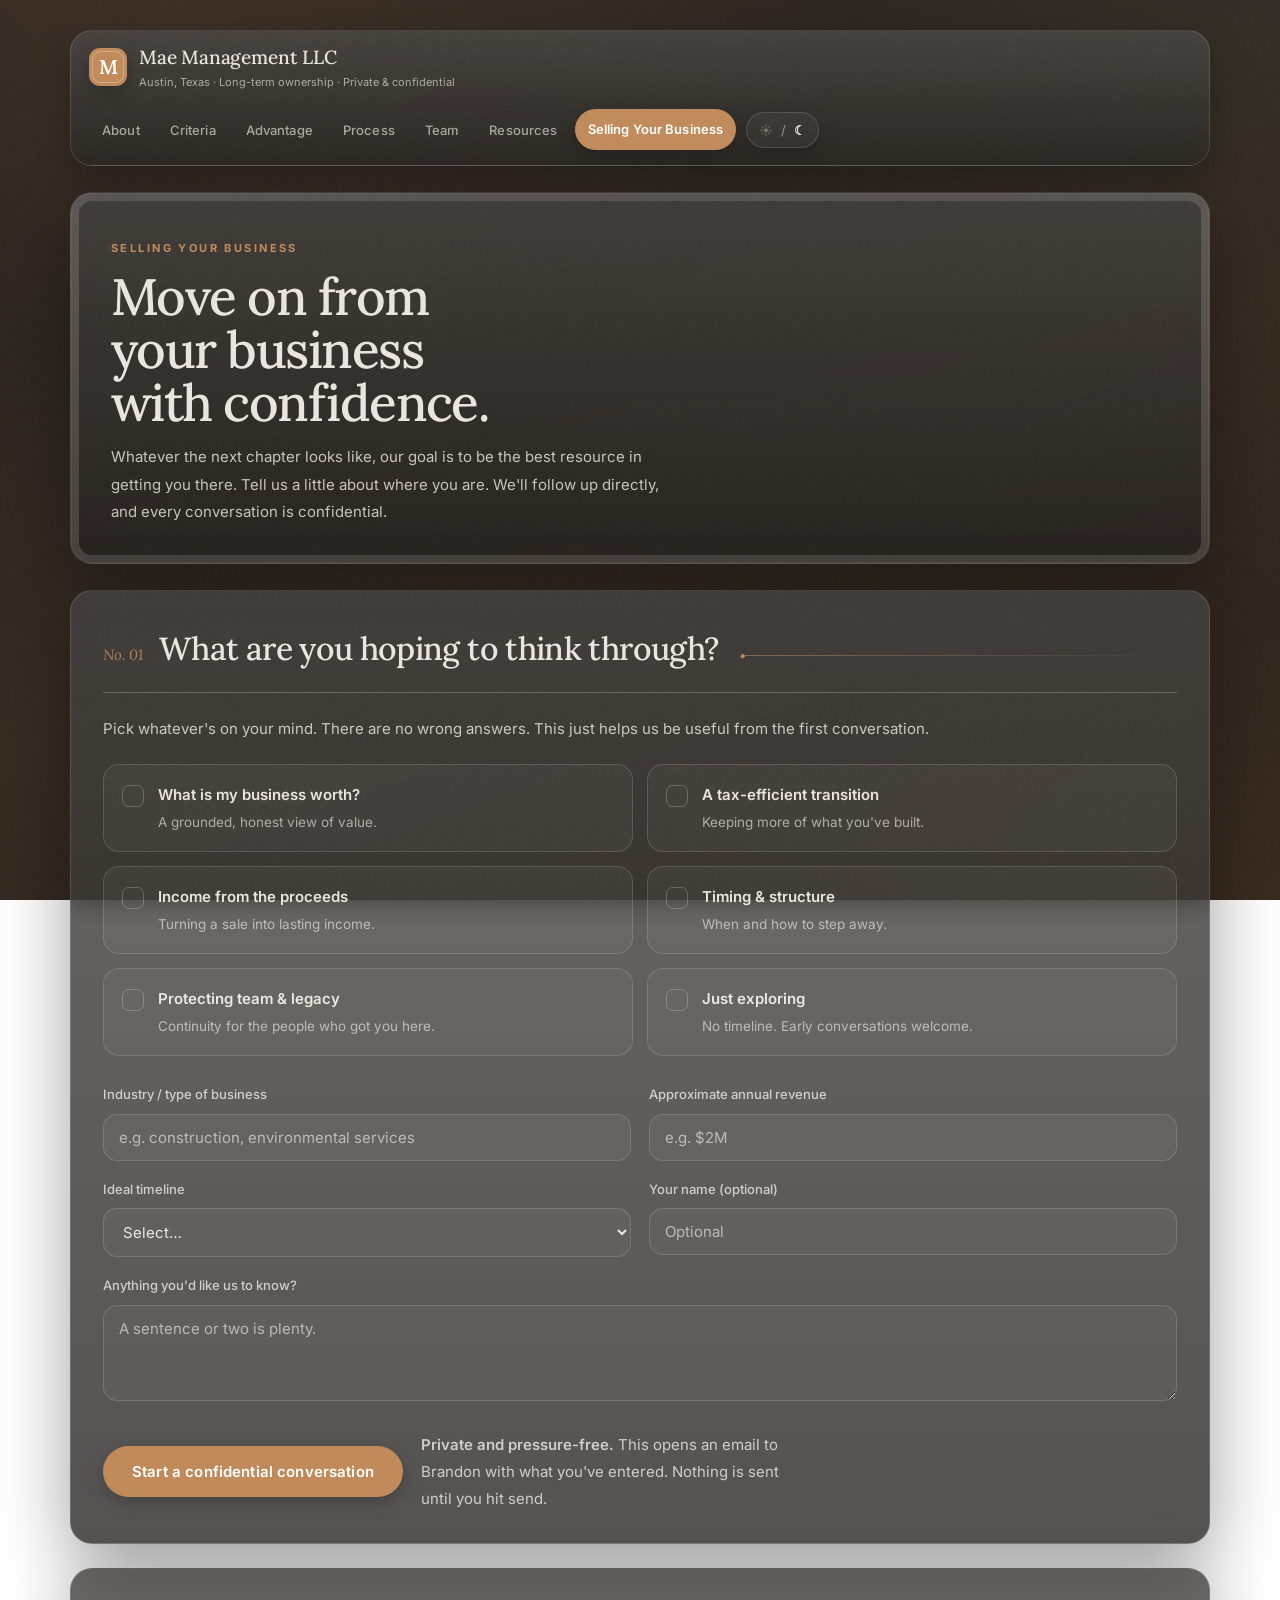
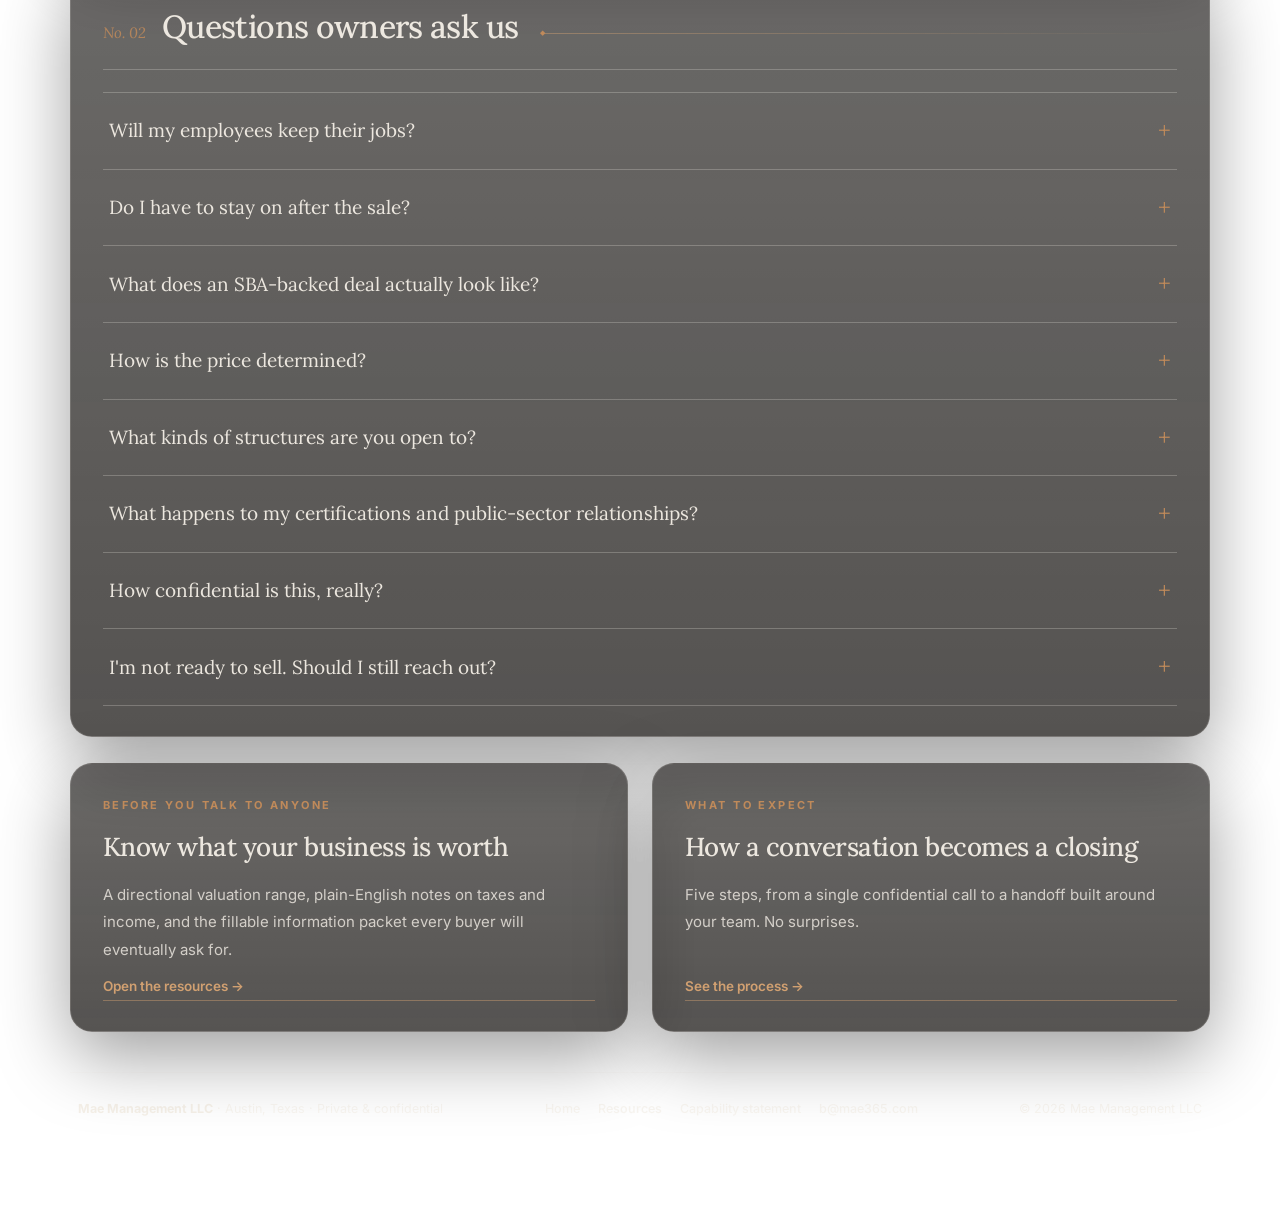
<file: transition.html>
<!DOCTYPE html>
<html lang="en" data-theme="dark">
<head>
  <meta charset="UTF-8" />
  <meta name="viewport" content="width=device-width, initial-scale=1.0" />
  <title>Selling Your Business | Mae Management LLC</title>
  <meta name="description" content="Thinking about selling your business? Tell us where you are. Every conversation with Mae Management is confidential and pressure-free." />
  <link rel="canonical" href="https://mae365.com/transition.html" />
  <link rel="icon" href="favicon.svg" type="image/svg+xml" />
  <link rel="apple-touch-icon" href="apple-touch-icon.png" />
  <meta property="og:type" content="website" />
  <meta property="og:url" content="https://mae365.com/transition.html" />
  <meta property="og:site_name" content="Mae Management LLC" />
  <meta property="og:title" content="Selling Your Business | Mae Management LLC" />
  <meta property="og:description" content="Move on from your business with confidence. Confidential, pressure-free conversations for owners thinking ahead." />
  <meta property="og:image" content="https://mae365.com/og-card.jpg" />
  <link rel="stylesheet" href="assets/mae.css" />
  <style>
    .pageHero{padding:44px 42px 38px}
    .pageHero h1{font-size:clamp(32px,4vw,52px);max-width:16ch;margin:10px 0 14px}
    .optGrid{display:grid;grid-template-columns:1fr 1fr;gap:14px;margin-top:22px}
    .opt{position:relative;display:flex;gap:14px;align-items:flex-start;padding:18px;border:1px solid var(--line);border-radius:var(--radius-md);background:var(--surface-soft);cursor:pointer;transition:border-color var(--transition),background-color var(--transition),transform var(--transition);font-family:var(--sans)}
    .opt:hover{border-color:var(--line-strong);transform:translateY(-1px)}
    .opt input{position:absolute;opacity:0;pointer-events:none}
    .box{flex:none;width:22px;height:22px;margin-top:2px;border-radius:7px;border:1.5px solid var(--line-strong);display:grid;place-items:center;transition:all var(--transition)}
    .box svg{width:13px;height:13px;opacity:0;transform:scale(.6);transition:all var(--transition)}
    .opt input:checked ~ .box{background:var(--accent);border-color:var(--accent)}
    .opt input:checked ~ .box svg{opacity:1;transform:scale(1)}
    .opt:has(input:checked){border-color:var(--accent);background:var(--accent-wash)}
    .opt .t{display:block;font-weight:600;font-size:15px;color:var(--ink)}
    .opt .d{display:block;font-size:13.5px;color:var(--muted);margin-top:3px}
    .fields{display:grid;grid-template-columns:1fr 1fr;gap:18px;margin-top:28px}
    .field{display:flex;flex-direction:column;gap:8px}
    .field.full{grid-column:1/-1}
    .field label{font-family:var(--sans);font-size:13px;color:var(--ink-soft);font-weight:500}
    .field input,.field select,.field textarea{font-family:var(--sans);font-size:15px;color:var(--ink);background:var(--surface-soft);border:1px solid var(--line);border-radius:14px;padding:13px 15px;outline:none;transition:border-color var(--transition),box-shadow var(--transition)}
    .field textarea{resize:vertical;min-height:96px}
    .field input::placeholder,.field textarea::placeholder{color:var(--muted)}
    .field input:focus,.field select:focus,.field textarea:focus{border-color:var(--accent);box-shadow:0 0 0 3px var(--accent-wash)}
    .formActions{display:flex;align-items:center;gap:18px;flex-wrap:wrap;margin-top:30px}
    .assure{font-family:var(--sans);font-size:13.5px;color:var(--muted);max-width:42ch;margin:0}
    .assure strong{color:var(--ink-soft);font-weight:600}
    .faq{margin-top:6px;border-top:1px solid var(--line-strong)}
    .faq details{border-bottom:1px solid var(--line-strong)}
    .faq summary{cursor:pointer;list-style:none;display:flex;justify-content:space-between;align-items:center;gap:20px;padding:18px 6px;font-family:var(--serif);font-size:19px;color:var(--ink);transition:color var(--transition)}
    .faq summary::-webkit-details-marker{display:none}
    .faq summary::after{content:"+";font-family:var(--serif);font-size:24px;color:var(--accent);flex-shrink:0;transition:transform var(--transition)}
    .faq details[open] summary::after{transform:rotate(45deg)}
    .faq summary:hover{color:var(--accent-2)}
    .faq .a{padding:0 6px 20px;font-family:var(--sans);font-size:15px;line-height:1.8;color:var(--ink-soft);max-width:72ch}
    @media (max-width:820px){.optGrid,.fields{grid-template-columns:1fr}.pageHero{padding:30px 22px}}
  </style>
</head>
<body>
<div class="progress" id="progress"></div>
<div class="site-shell">

  <div class="topbar" id="navbar">
    <a class="brand" href="index.html"><span class="brand-mark">M</span><span><span class="brand-word">Mae Management LLC</span><span class="brand-sub" style="display:block">Austin, Texas · Long-term ownership · Private &amp; confidential</span></span></a>
    <div class="rightControls">
      <nav class="primary" aria-label="Primary">
        <a href="index.html#about">About</a>
        <a href="index.html#criteria">Criteria</a>
        <a href="index.html#advantage">Advantage</a>
        <a href="index.html#process">Process</a>
        <a href="index.html#owner">Team</a>
        <a href="resources.html">Resources</a>
        <a href="transition.html" class="cta" aria-current="page">Selling Your Business</a>
      </nav>
      <button class="themeToggle" id="themeToggle" type="button" aria-label="Toggle color theme"><span data-sun>☀</span><span style="opacity:.55">/</span><span data-moon>☾</span></button>
    </div>
  </div>

  <section class="card engraved still pageHero reveal">
    <span class="eyebrow">Selling your business</span>
    <h1>Move on from your business with confidence.</h1>
    <p class="lead">Whatever the next chapter looks like, our goal is to be the best resource in getting you there. Tell us a little about where you are. We'll follow up directly, and every conversation is confidential.</p>
  </section>

  <div class="grid">
    <form class="card still span2 reveal" id="transitionForm">
      <div class="sectionHead"><span class="num">No. 01</span><h2>What are you hoping to think through?</h2><span class="rule"></span></div>
      <p>Pick whatever's on your mind. There are no wrong answers. This just helps us be useful from the first conversation.</p>
      <div class="optGrid">
        <label class="opt"><input type="checkbox" name="goal" value="What is my business worth"><span class="box"><svg viewBox="0 0 24 24" fill="none"><path d="M5 12.5l4.5 4.5L19 7.5" stroke="#fff" stroke-width="2.4" stroke-linecap="round" stroke-linejoin="round"/></svg></span><span><span class="t">What is my business worth?</span><span class="d">A grounded, honest view of value.</span></span></label>
        <label class="opt"><input type="checkbox" name="goal" value="A tax-efficient transition"><span class="box"><svg viewBox="0 0 24 24" fill="none"><path d="M5 12.5l4.5 4.5L19 7.5" stroke="#fff" stroke-width="2.4" stroke-linecap="round" stroke-linejoin="round"/></svg></span><span><span class="t">A tax-efficient transition</span><span class="d">Keeping more of what you've built.</span></span></label>
        <label class="opt"><input type="checkbox" name="goal" value="Income from the proceeds"><span class="box"><svg viewBox="0 0 24 24" fill="none"><path d="M5 12.5l4.5 4.5L19 7.5" stroke="#fff" stroke-width="2.4" stroke-linecap="round" stroke-linejoin="round"/></svg></span><span><span class="t">Income from the proceeds</span><span class="d">Turning a sale into lasting income.</span></span></label>
        <label class="opt"><input type="checkbox" name="goal" value="Timing and structure"><span class="box"><svg viewBox="0 0 24 24" fill="none"><path d="M5 12.5l4.5 4.5L19 7.5" stroke="#fff" stroke-width="2.4" stroke-linecap="round" stroke-linejoin="round"/></svg></span><span><span class="t">Timing &amp; structure</span><span class="d">When and how to step away.</span></span></label>
        <label class="opt"><input type="checkbox" name="goal" value="Protecting team and legacy"><span class="box"><svg viewBox="0 0 24 24" fill="none"><path d="M5 12.5l4.5 4.5L19 7.5" stroke="#fff" stroke-width="2.4" stroke-linecap="round" stroke-linejoin="round"/></svg></span><span><span class="t">Protecting team &amp; legacy</span><span class="d">Continuity for the people who got you here.</span></span></label>
        <label class="opt"><input type="checkbox" name="goal" value="Just exploring"><span class="box"><svg viewBox="0 0 24 24" fill="none"><path d="M5 12.5l4.5 4.5L19 7.5" stroke="#fff" stroke-width="2.4" stroke-linecap="round" stroke-linejoin="round"/></svg></span><span><span class="t">Just exploring</span><span class="d">No timeline. Early conversations welcome.</span></span></label>
      </div>
      <div class="fields">
        <div class="field"><label for="industry">Industry / type of business</label><input id="industry" name="industry" type="text" placeholder="e.g. construction, environmental services"></div>
        <div class="field"><label for="revenue">Approximate annual revenue</label><input id="revenue" name="revenue" type="text" placeholder="e.g. $2M"></div>
        <div class="field"><label for="timeline">Ideal timeline</label><select id="timeline" name="timeline"><option value="">Select…</option><option>Just exploring</option><option>Within 12 months</option><option>1–2 years</option><option>2–5 years</option><option>Not sure yet</option></select></div>
        <div class="field"><label for="name">Your name (optional)</label><input id="name" name="name" type="text" placeholder="Optional"></div>
        <div class="field full"><label for="notes">Anything you'd like us to know?</label><textarea id="notes" name="notes" placeholder="A sentence or two is plenty."></textarea></div>
      </div>
      <div class="formActions">
        <button class="btn primary" type="submit" style="font-size:15px;padding:15px 28px">Start a confidential conversation</button>
        <p class="assure"><strong>Private and pressure-free.</strong> This opens an email to Brandon with what you've entered. Nothing is sent until you hit send.</p>
      </div>
    </form>

    <section class="card still span2 reveal" id="faq">
      <div class="sectionHead"><span class="num">No. 02</span><h2>Questions owners ask us</h2><span class="rule"></span></div>
      <div class="faq">
        <details><summary>Will my employees keep their jobs?</summary><div class="a">Yes. Your team is the business, and it's the main reason we'd want to buy it. We promote from within before we ever hire from outside. If a general manager or operations manager is needed, the first place we look is your existing bench. Where a specialist skill is missing, for example government RFP experience, we bring in a consultant to teach the team rather than replace anyone.</div></details>
        <details><summary>Do I have to stay on after the sale?</summary><div class="a">Only as long as you want to. A transition period helps customers and employees, and most owners choose a few months of hand-off. If you'd like to stay longer, or keep a stake, we're open to it. If you want to be out at closing, we plan for that.</div></details>
        <details><summary>What does an SBA-backed deal actually look like?</summary><div class="a">The SBA 7(a) program lets a buyer finance most of a purchase with a bank loan the SBA partially guarantees. For you, it means the buyer has real capital behind the offer and the bank has independently reviewed the business. It also means a clean close: the bank funds at closing, and any seller note sits alongside it on terms we agree together.</div></details>
        <details><summary>How is the price determined?</summary><div class="a">Most service businesses trade on a multiple of owner earnings (SDE or EBITDA), adjusted for things buyers actually price: recurring revenue, customer concentration, and how much the business depends on you personally. We'll show you our math, not just a number. The valuation calculator on the <a href="resources.html">resources page</a> gives a directional range you can run yourself first.</div></details>
        <details><summary>What kinds of structures are you open to?</summary><div class="a">Creative ones. We prefer structures with seller participation, such as a seller note or milestone-based payouts, because they let us pay more over time on terms that work for you and reflect your belief in the business. We'd rather structure a deal in your favor than win on a lowball cash price.</div></details>
        <details><summary>What happens to my certifications and public-sector relationships?</summary><div class="a">For most buyers, certifications tied to your ownership end at closing. Mae is Native-owned, which means much of that positioning can be re-established and extended after a sale. Read more on our <a href="index.html#advantage">strategic advantage</a>.</div></details>
        <details><summary>How confidential is this, really?</summary><div class="a">Fully, from the first email. Nothing about your business is shared with anyone. Before any financials change hands we sign a mutual NDA, both directions. Your employees and customers hear about a sale from you, on your timeline, never from us.</div></details>
        <details><summary>I'm not ready to sell. Should I still reach out?</summary><div class="a">Yes. Some of the most useful conversations we have are with owners two to five years out. Knowing what buyers look for, and what moves the number, gives you time to shape the business before you ever need to sell it.</div></details>
      </div>
    </section>
  </div>

  <div class="pathways">
    <a class="card pathway reveal" href="resources.html">
      <span class="eyebrow">Before you talk to anyone</span>
      <h3>Know what your business is worth</h3>
      <p>A directional valuation range, plain-English notes on taxes and income, and the fillable information packet every buyer will eventually ask for.</p>
      <span class="linkBtn">Open the resources →</span>
    </a>
    <a class="card pathway reveal" href="index.html#process">
      <span class="eyebrow">What to expect</span>
      <h3>How a conversation becomes a closing</h3>
      <p>Five steps, from a single confidential call to a handoff built around your team. No surprises.</p>
      <span class="linkBtn">See the process →</span>
    </a>
  </div>

  <footer class="site">
    <div><strong style="color:var(--ink)">Mae Management LLC</strong> · Austin, Texas · Private &amp; confidential</div>
    <div class="fnav"><a href="index.html">Home</a><a href="resources.html">Resources</a><a href="capability.html">Capability statement</a><a href="mailto:b@mae365.com">b@mae365.com</a></div>
    <div>© <span data-year></span> Mae Management LLC</div>
  </footer>
</div>
<script src="assets/mae.js"></script>
<script>
(function(){
  var f=document.getElementById("transitionForm");
  if(!f)return;
  f.addEventListener("submit",function(e){
    e.preventDefault();
    var goals=[].slice.call(f.querySelectorAll("input[name=goal]:checked")).map(function(c){return c.parentNode.querySelector(".t").textContent;});
    var L=["Goals: "+(goals.length?goals.join(", "):"(none selected)")];
    if(f.industry.value)L.push("Industry: "+f.industry.value);
    if(f.revenue.value)L.push("Revenue: "+f.revenue.value);
    if(f.timeline.value)L.push("Timeline: "+f.timeline.value);
    if(f.name.value)L.push("Name: "+f.name.value);
    if(f.notes.value)L.push("Notes: "+f.notes.value);
    window.location.href="mailto:b@mae365.com?subject="+encodeURIComponent("Selling your business | Mae")+"&body="+encodeURIComponent(["Hello,","","I filled out the short form on the Mae website and would like to start a confidential conversation about selling my business.","",""].concat(L).concat(["","Anything else you should know:","","Best days and times to talk:","","Regards,","[Your name]","[Phone]"]).join("\n"));
  });
})();
</script>
</body>
</html>
</file>
<file: assets/mae.css>
/* ═══════════════════════════════════════════════════════════════
   MAE MANAGEMENT LLC — Design System v3
   Warm foundation (cream · clay · sage) with engraved craft.
   One file governs every page. Edit tokens here, not in pages.
   ═══════════════════════════════════════════════════════════════ */

@import url('https://fonts.googleapis.com/css2?family=Lora:ital,wght@0,400;0,500;0,600;1,400;1,500&family=Inter:wght@400;500;600;700&display=swap');

:root{
  /* LIGHT — the foundation */
  --page-grad:
    radial-gradient(1200px 700px at 12% -8%, rgba(176,136,80,.20), transparent 60%),
    radial-gradient(1000px 620px at 100% 110%, rgba(160,120,72,.16), transparent 62%),
    radial-gradient(900px 520px at 100% 0%, rgba(138,154,123,.10), transparent 54%),
    linear-gradient(160deg, #fffdf9 0%, #f4ece0 55%, #ece1cf 100%);
  --bg:#f5f0e7; --bg-2:#efe7db;
  --surface:rgba(255,255,255,.72); --surface-strong:rgba(255,255,255,.86); --surface-soft:rgba(255,255,255,.54);
  --ink:#1f1a14; --ink-soft:rgba(31,26,20,.78); --muted:#665c52; --faint:rgba(31,26,20,.46);
  --line:rgba(31,26,20,.14); --line-strong:rgba(31,26,20,.24); --line-clay:rgba(135,96,64,.42);
  --accent:#876040; --accent-2:#6b4c31; --accent-3:#526b5c; --accent-wash:rgba(82,107,92,.10); --clay-wash:rgba(135,96,64,.08);
  --shadow-xl:0 30px 90px rgba(31,26,20,.14); --shadow-lg:0 18px 54px rgba(31,26,20,.10);
  --shadow-md:0 10px 28px rgba(31,26,20,.08); --shadow-sm:0 6px 18px rgba(31,26,20,.06);
  --radius-xl:28px; --radius-lg:22px; --radius-md:16px; --radius-pill:999px;
  --max:1180px; --content:1080px;
  --sans:Inter, ui-sans-serif, -apple-system, BlinkMacSystemFont, "Segoe UI", Roboto, Arial, sans-serif;
  --serif:Lora, "Iowan Old Style", "Palatino Linotype", Georgia, serif;
  --transition:260ms cubic-bezier(.22,1,.36,1); --transition-slow:420ms cubic-bezier(.22,1,.36,1);
}

[data-theme="dark"]{
  --page-grad:
    radial-gradient(1200px 700px at 12% -8%, rgba(135,96,64,.26), transparent 60%),
    radial-gradient(1000px 620px at 100% 110%, rgba(120,86,55,.20), transparent 62%),
    radial-gradient(900px 520px at 100% 0%, rgba(82,107,92,.10), transparent 54%),
    linear-gradient(160deg, #241f1b 0%, #33291f 55%, #2a2018 100%);
  --bg:#0e100f; --bg-2:#141715;
  --surface:rgba(28,25,23,.76); --surface-strong:rgba(30,27,24,.88); --surface-soft:rgba(255,255,255,.04);
  --ink:rgba(245,240,232,.94); --ink-soft:rgba(245,240,232,.78); --muted:rgba(245,240,232,.62); --faint:rgba(245,240,232,.42);
  --line:rgba(245,240,232,.15); --line-strong:rgba(245,240,232,.24); --line-clay:rgba(209,160,113,.45);
  --accent:#c08a5a; --accent-2:#d1a071; --accent-3:#7e9d8d; --accent-wash:rgba(126,157,141,.12); --clay-wash:rgba(192,138,90,.10);
  --shadow-xl:0 34px 100px rgba(0,0,0,.45); --shadow-lg:0 24px 72px rgba(0,0,0,.38);
  --shadow-md:0 12px 34px rgba(0,0,0,.28); --shadow-sm:0 6px 18px rgba(0,0,0,.22);
}

/* ── Base ── */
*{box-sizing:border-box}
html{scroll-behavior:smooth}
body{margin:0;color:var(--ink);font-family:var(--serif);line-height:1.65;-webkit-font-smoothing:antialiased;text-rendering:optimizeLegibility;background:var(--page-grad);background-attachment:fixed;min-height:100vh}
a{color:var(--accent-2);text-decoration:none;transition:color var(--transition),border-color var(--transition),background-color var(--transition),transform var(--transition),box-shadow var(--transition),opacity var(--transition)}
img{display:block;max-width:100%}
::selection{background:var(--accent);color:#fff}

/* paper grain — the difference between a screen and a page */
body::after{content:"";position:fixed;inset:0;pointer-events:none;z-index:999;opacity:.045;mix-blend-mode:multiply;background-image:url("data:image/svg+xml,%3Csvg viewBox='0 0 256 256' xmlns='http://www.w3.org/2000/svg'%3E%3Cfilter id='n'%3E%3CfeTurbulence type='fractalNoise' baseFrequency='.85' numOctaves='2'/%3E%3C/filter%3E%3Crect width='100%25' height='100%25' filter='url(%23n)'/%3E%3C/svg%3E")}
[data-theme="dark"] body::after{mix-blend-mode:screen;opacity:.035}

.site-shell{position:relative;max-width:var(--max);margin:0 auto;padding:30px 20px 100px}

/* ── Scroll progress ── */
.progress{position:fixed;top:0;left:0;height:2px;width:0%;background:linear-gradient(90deg,var(--accent),var(--accent-3));z-index:60;transition:width .1s linear}

/* ── Topbar ── */
.topbar{position:sticky;top:14px;z-index:30;display:flex;align-items:center;justify-content:space-between;gap:20px;flex-wrap:wrap;padding:14px 18px;margin-bottom:26px;border:1px solid var(--line);border-radius:22px;background:linear-gradient(180deg,rgba(255,255,255,.16),rgba(255,255,255,.04)),var(--surface);box-shadow:var(--shadow-md);backdrop-filter:blur(14px);-webkit-backdrop-filter:blur(14px);transition:padding var(--transition),box-shadow var(--transition)}
.topbar.shrink{padding:9px 14px;box-shadow:var(--shadow-lg)}

.brand{display:flex;align-items:center;gap:12px;color:var(--ink)}
.brand-mark{width:38px;height:38px;border-radius:11px;background:var(--accent);color:#fff;display:grid;place-items:center;font-family:var(--serif);font-size:20px;font-weight:600;line-height:1;box-shadow:var(--shadow-sm);flex-shrink:0;position:relative}
.brand-mark::after{content:"";position:absolute;inset:3px;border:1px solid rgba(255,255,255,.28);border-radius:8px}
.brand-word{font-family:var(--serif);font-size:19px;font-weight:500;letter-spacing:-.01em;line-height:1;color:var(--ink);white-space:nowrap}
.brand-sub{font-family:var(--sans);font-size:11px;color:var(--muted);margin-top:4px;line-height:1.3}

.rightControls{display:flex;align-items:center;gap:10px;flex-wrap:wrap}
nav.primary{display:flex;align-items:center;gap:4px;flex-wrap:wrap;font-family:var(--sans);font-size:13px}
nav.primary a{color:var(--muted);padding:9px 12px;border:1px solid transparent;border-radius:var(--radius-pill);font-weight:500;letter-spacing:.01em}
nav.primary a:hover,nav.primary a[aria-current="page"]{color:var(--ink);background:var(--surface-soft);border-color:var(--line);box-shadow:var(--shadow-sm);transform:translateY(-1px)}
nav.primary a.cta{color:#fff;background:var(--accent);border-color:var(--accent);font-weight:600}
nav.primary a.cta:hover{background:var(--accent-2);border-color:var(--accent-2)}

.themeToggle{font-family:var(--sans);display:inline-flex;align-items:center;justify-content:center;gap:8px;min-width:62px;padding:9px 12px;border-radius:var(--radius-pill);border:1px solid var(--line);background:var(--surface-soft);color:var(--ink);font-size:13px;cursor:pointer;user-select:none;box-shadow:var(--shadow-sm);transition:transform var(--transition),border-color var(--transition),box-shadow var(--transition)}
.themeToggle:hover{transform:translateY(-1px);border-color:var(--line-strong);box-shadow:var(--shadow-md)}
.themeToggle span{transition:opacity .16s,font-weight .16s}
.themeToggle .active{opacity:1;font-weight:700}
.themeToggle .inactive{opacity:.34}

/* ── Typography ── */
h1,h2,h3,h4{margin:0;font-family:var(--serif);color:var(--ink);letter-spacing:-.02em;font-weight:500}
h1{font-size:clamp(38px,4.6vw,66px);line-height:1.04;letter-spacing:-.03em;text-wrap:balance}
.lead{margin:0;max-width:64ch;font-family:var(--sans);font-size:15.5px;line-height:1.82;color:var(--ink-soft)}
.kicker{display:inline-flex;align-items:center;gap:10px;margin-bottom:18px;font-family:var(--sans);font-size:11px;font-weight:700;letter-spacing:.22em;text-transform:uppercase;color:var(--muted)}
.dot{width:8px;height:8px;border-radius:50%;background:var(--accent);box-shadow:0 0 0 7px var(--accent-wash);flex-shrink:0}
.eyebrow{font-family:var(--sans);font-size:11px;font-weight:700;letter-spacing:.22em;text-transform:uppercase;color:var(--accent)}
.eyebrow.sage{color:var(--accent-3)}
em.clay{font-style:italic;color:var(--accent-2)}

/* section titling — serif numeral + title + ruled line */
.sectionHead{display:flex;align-items:baseline;gap:16px;margin-bottom:22px;padding-bottom:16px;border-bottom:1px solid var(--line-strong)}
.sectionHead .num{font-family:var(--serif);font-style:italic;font-size:15px;color:var(--accent);opacity:.85;white-space:nowrap}
.sectionHead h2{font-size:clamp(24px,2.8vw,32px);font-weight:500}
.sectionHead .rule{flex:1;height:1px;background:linear-gradient(90deg,var(--line-clay),transparent);margin-left:8px;position:relative;top:-4px}
.sectionHead .rule::before{content:"◆";position:absolute;left:0;top:50%;transform:translate(-50%,-55%);font-size:7px;color:var(--accent)}

/* ornament divider */
.ornament{display:flex;align-items:center;justify-content:center;gap:12px;color:var(--accent);margin:0 auto}
.ornament::before,.ornament::after{content:"";width:48px;height:1px;background:linear-gradient(90deg,transparent,var(--line-clay))}
.ornament::after{background:linear-gradient(90deg,var(--line-clay),transparent)}
.ornament span{font-size:8px}

/* ── Cards ── */
.grid{display:grid;grid-template-columns:1.1fr .9fr;gap:24px;margin-top:26px}
.span2{grid-column:1/-1}
.card{position:relative;overflow:hidden;padding:32px 32px 30px;border:1px solid var(--line);border-radius:var(--radius-lg);background:linear-gradient(180deg,rgba(255,255,255,.14),rgba(255,255,255,.02)),var(--surface);box-shadow:var(--shadow-lg);backdrop-filter:blur(14px);-webkit-backdrop-filter:blur(14px);transition:transform var(--transition),box-shadow var(--transition-slow),border-color var(--transition)}
.card:hover{transform:translateY(-4px);box-shadow:var(--shadow-xl);border-color:var(--line-strong)}
.card.still:hover{transform:none}
.card p{margin:0;font-family:var(--sans);font-size:15px;line-height:1.82;color:var(--ink-soft)}
.card p+p{margin-top:12px}
.card strong{color:var(--ink);font-weight:600}
.card ul{margin:14px 0 0 19px;padding:0;font-family:var(--sans);font-size:15px;line-height:1.72;color:var(--ink-soft)}
.card li{margin:9px 0;padding-left:2px}
.card li::marker{color:var(--accent-3)}

/* engraved — inset hairline gives the double-rule feel on a rounded card */
.card.engraved{box-shadow:var(--shadow-lg),inset 0 0 0 1px rgba(255,255,255,.35),inset 0 0 0 7px transparent,inset 0 0 0 8px var(--line)}
[data-theme="dark"] .card.engraved{box-shadow:var(--shadow-lg),inset 0 0 0 1px rgba(255,255,255,.06),inset 0 0 0 7px transparent,inset 0 0 0 8px var(--line)}
.card.engraved{padding:40px 40px 38px}

/* drop cap */
.dropcap>p:first-of-type::first-letter{font-family:var(--serif);font-size:64px;line-height:.78;float:left;padding:8px 12px 0 0;color:var(--accent);font-weight:500}

/* pull quote */
.pull{position:relative;padding:6px 0 6px 26px;border-left:2px solid var(--accent);margin:0}
.pull .q{font-family:var(--serif);font-size:64px;line-height:.5;color:var(--accent);opacity:.55;display:block;margin-bottom:14px}
.pull p{font-family:var(--serif)!important;font-size:24px!important;font-style:italic;line-height:1.42!important;color:var(--ink)!important;margin:0}
.pull cite{display:block;margin-top:14px;font-family:var(--sans);font-style:normal;font-size:10.5px;letter-spacing:.2em;text-transform:uppercase;color:var(--muted)}

/* ledger rows — bespoke alternative to a card grid */
.ledger{border-top:1px solid var(--line-clay);margin-top:6px}
.ledger-row{display:grid;grid-template-columns:70px 1fr 1.5fr 40px;gap:20px;align-items:center;padding:22px 8px;border-bottom:1px solid var(--line-strong);transition:background var(--transition),padding-left var(--transition);border-radius:12px}
.ledger-row:hover{background:var(--surface-soft);padding-left:18px}
.ledger-num{font-family:var(--serif);font-style:italic;font-size:26px;color:var(--accent);opacity:.7;line-height:1}
.ledger-row h3{font-size:21px;font-weight:500;line-height:1.2;transition:color var(--transition)}
.ledger-row:hover h3{color:var(--accent-2)}
.ledger-row p{margin:0;font-family:var(--sans);font-size:14px;line-height:1.7;color:var(--muted)}
.ledger-arrow{font-family:var(--serif);font-size:22px;color:var(--accent);opacity:0;transform:translateX(-8px);transition:opacity var(--transition),transform var(--transition);text-align:right}
.ledger-row:hover .ledger-arrow{opacity:1;transform:none}

/* mandate list */
.mandate{list-style:none;margin:0!important;padding:0!important}
.mandate li{display:flex;align-items:baseline;gap:14px;padding:12px 0;border-bottom:1px solid var(--line-strong);margin:0!important;font-family:var(--sans);font-size:15px;color:var(--ink-soft)}
.mandate li:last-child{border-bottom:none}
.mandate li::before{content:"◆";font-size:7px;color:var(--accent);flex-shrink:0}

/* hairline definition list */
.defs{display:grid;grid-template-columns:auto 1fr;gap:10px 22px;font-family:var(--sans);font-size:14px;margin:0}
.defs dt{color:var(--muted);font-weight:600;letter-spacing:.02em;white-space:nowrap}
.defs dd{margin:0;color:var(--ink-soft)}

/* ── Buttons ── */
.btn{display:inline-flex;align-items:center;justify-content:center;gap:10px;padding:13px 22px;border-radius:var(--radius-pill);font-family:var(--sans);font-size:13.5px;font-weight:600;letter-spacing:.01em;border:1px solid transparent;cursor:pointer;transition:transform var(--transition),box-shadow var(--transition),background-color var(--transition),border-color var(--transition),color var(--transition)}
.btn.primary{background:var(--accent);color:#fff;box-shadow:var(--shadow-sm)}
.btn.primary:hover{background:var(--accent-2);transform:translateY(-2px);box-shadow:var(--shadow-md)}
.btn.ghost{background:var(--surface-soft);color:var(--ink);border-color:var(--line)}
.btn.ghost:hover{border-color:var(--line-strong);transform:translateY(-2px);box-shadow:var(--shadow-sm)}
.btn.sage{background:var(--accent-3);color:#fff}
.btn.sage:hover{filter:brightness(1.08);transform:translateY(-2px)}
.linkBtn{display:inline-flex;align-items:center;gap:8px;font-family:var(--sans);font-size:13.5px;font-weight:600;color:var(--accent-2);border-bottom:1px solid var(--line-clay);padding-bottom:3px;transition:gap var(--transition),border-color var(--transition)}
.linkBtn:hover{gap:14px;border-color:var(--accent)}
.btnRow{display:flex;gap:12px;flex-wrap:wrap;align-items:center;margin-top:22px}

/* ── Profile ── */
.profileRow{display:grid;grid-template-columns:180px minmax(0,1fr);gap:30px;align-items:start}
.portrait{position:relative;width:180px;padding:7px;border:1px solid var(--line-clay);border-radius:22px;background:var(--surface-soft)}
.portrait img{width:100%;aspect-ratio:1;object-fit:cover;border-radius:16px;border:1px solid var(--line)}
.portrait::before,.portrait::after{content:"";position:absolute;width:22px;height:22px;border-color:var(--accent);border-style:solid}
.portrait::before{top:-5px;left:-5px;border-width:2px 0 0 2px;border-top-left-radius:6px}
.portrait::after{bottom:-5px;right:-5px;border-width:0 2px 2px 0;border-bottom-right-radius:6px}
.metaName{margin:0;font-family:var(--serif);font-size:28px;font-weight:500;letter-spacing:-.02em;color:var(--ink)}
.metaTitle{margin:4px 0 14px;font-family:var(--sans);font-size:11px;font-weight:700;letter-spacing:.18em;text-transform:uppercase;color:var(--accent)}
.sig{font-family:var(--serif);font-style:italic;font-size:19px;color:var(--accent-2);margin:18px 0 6px!important;line-height:1.45!important}

/* ── Process ── */
.process{display:grid;grid-template-columns:repeat(5,1fr);gap:0;position:relative;margin-top:8px}
.process::before{content:"";position:absolute;top:15px;left:3%;right:3%;height:1px;background:linear-gradient(90deg,transparent,var(--line-clay) 10%,var(--line-clay) 90%,transparent)}
.step{padding-right:18px;position:relative}
.step-dot{width:31px;height:31px;border:1px solid var(--line-clay);background:var(--surface-strong);border-radius:50%;display:grid;place-items:center;font-family:var(--serif);font-style:italic;font-size:13px;color:var(--accent);margin-bottom:16px;position:relative;z-index:1;transition:background var(--transition),color var(--transition),transform var(--transition)}
.step:hover .step-dot{background:var(--accent);color:#fff;transform:scale(1.1)}
.step h3{font-size:18px;font-weight:500;margin-bottom:2px}
.step .when{display:block;font-family:var(--sans);font-size:10.5px;font-weight:700;letter-spacing:.16em;text-transform:uppercase;color:var(--accent-3);margin-bottom:8px}
.step p{font-size:13.5px!important;line-height:1.68!important;color:var(--muted)!important}

/* ── Pathway cards ── */
.pathways{display:grid;grid-template-columns:1fr 1fr;gap:24px;margin-top:26px}
.pathway{display:flex;flex-direction:column;gap:12px;color:inherit}
.pathway h3{font-size:26px;font-weight:500}
.pathway p{flex:1}


/* ── Invitation (contact) ── */
.invite{text-align:center;padding:52px 40px}
.invite h2{font-size:clamp(28px,3.6vw,44px);font-weight:500;max-width:18ch;margin:16px auto 14px;line-height:1.12}
.invite p{max-width:48ch;margin:0 auto 26px!important}
.invite .email{display:inline-block;font-family:var(--serif);font-style:italic;font-size:26px;color:var(--ink);border-bottom:1px solid var(--line-clay);padding-bottom:4px;margin-bottom:26px}
.invite .email:hover{color:var(--accent-2);border-color:var(--accent)}

/* ── Footer ── */
footer.site{margin-top:40px;padding:26px 8px 0;border-top:1px solid var(--line);display:flex;align-items:center;justify-content:space-between;gap:16px;flex-wrap:wrap;font-family:var(--sans);font-size:12.5px;color:var(--muted)}
footer.site .fnav{display:flex;gap:18px;flex-wrap:wrap}
footer.site .fnav a{color:var(--muted);font-weight:500}
footer.site .fnav a:hover{color:var(--ink)}

/* ── Reveal ── */
.reveal{opacity:0;transform:translateY(18px);transition:opacity .7s ease,transform .7s ease}
.reveal.in{opacity:1;transform:none}
@media print{.reveal{opacity:1!important;transform:none!important}}
@media (prefers-reduced-motion:reduce){.reveal{opacity:1;transform:none;transition:none}}

/* ── Responsive ── */
@media (max-width:980px){
  .grid,.pathways{grid-template-columns:1fr}
  .process{grid-template-columns:1fr;gap:20px}
  .process::before{display:none}
  .step{display:grid;grid-template-columns:31px 1fr;gap:14px;padding:0}
  .step-dot{margin:0}
  .step>div{grid-column:2}
  .ledger-row{grid-template-columns:48px 1fr;gap:4px 14px;padding:18px 6px}
  .ledger-num{font-size:20px;grid-row:span 2}
  .ledger-row p{grid-column:2}
  .ledger-arrow{display:none}
  .profileRow{grid-template-columns:1fr}
  .card.engraved{padding:30px 26px}
  .invite{padding:36px 22px}
}
@media (max-width:720px){
  .site-shell{padding:16px 12px 70px}
  .topbar{top:8px;padding:12px 14px}
  .brand-sub{display:none}
  nav.primary{font-size:12.5px}
  nav.primary a{padding:8px 10px}
  .card{padding:24px 20px}
  .card.engraved{padding:26px 20px}
  .dropcap>p:first-of-type::first-letter{font-size:52px}
}
</file>
